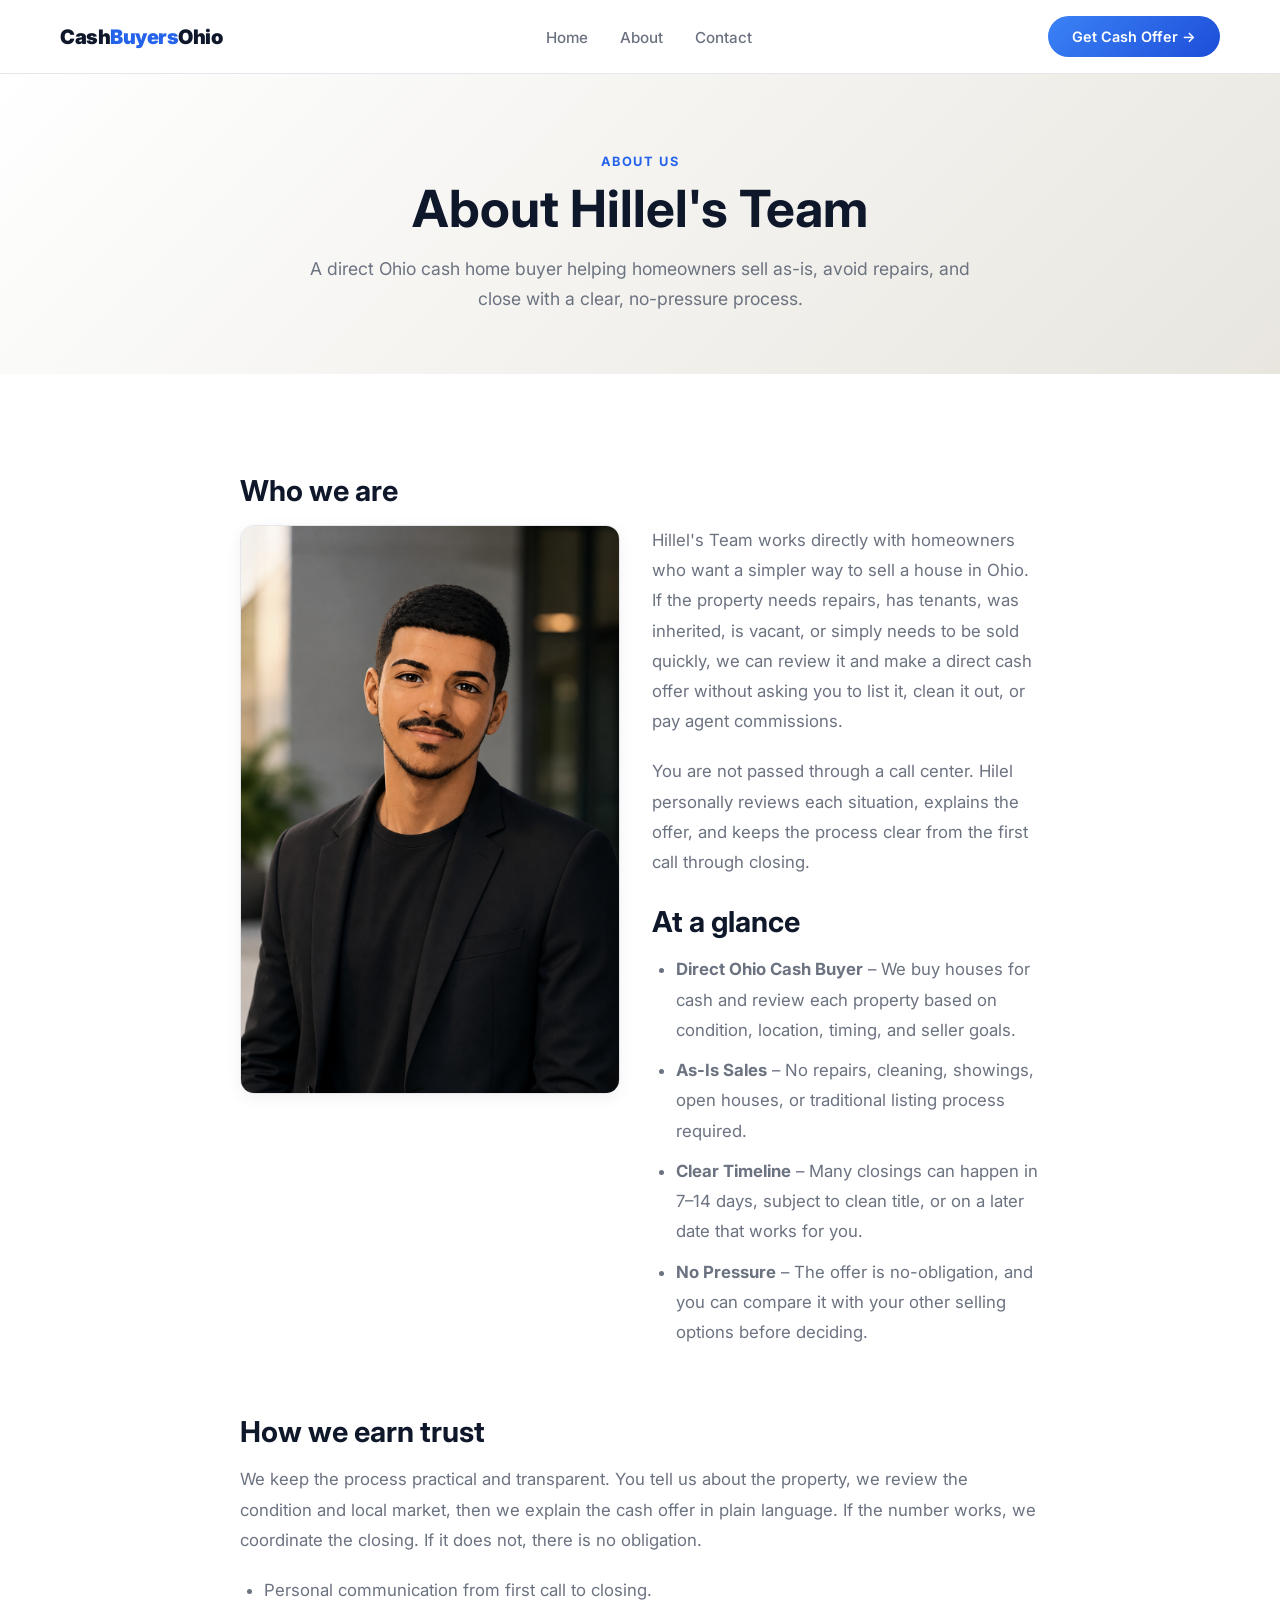
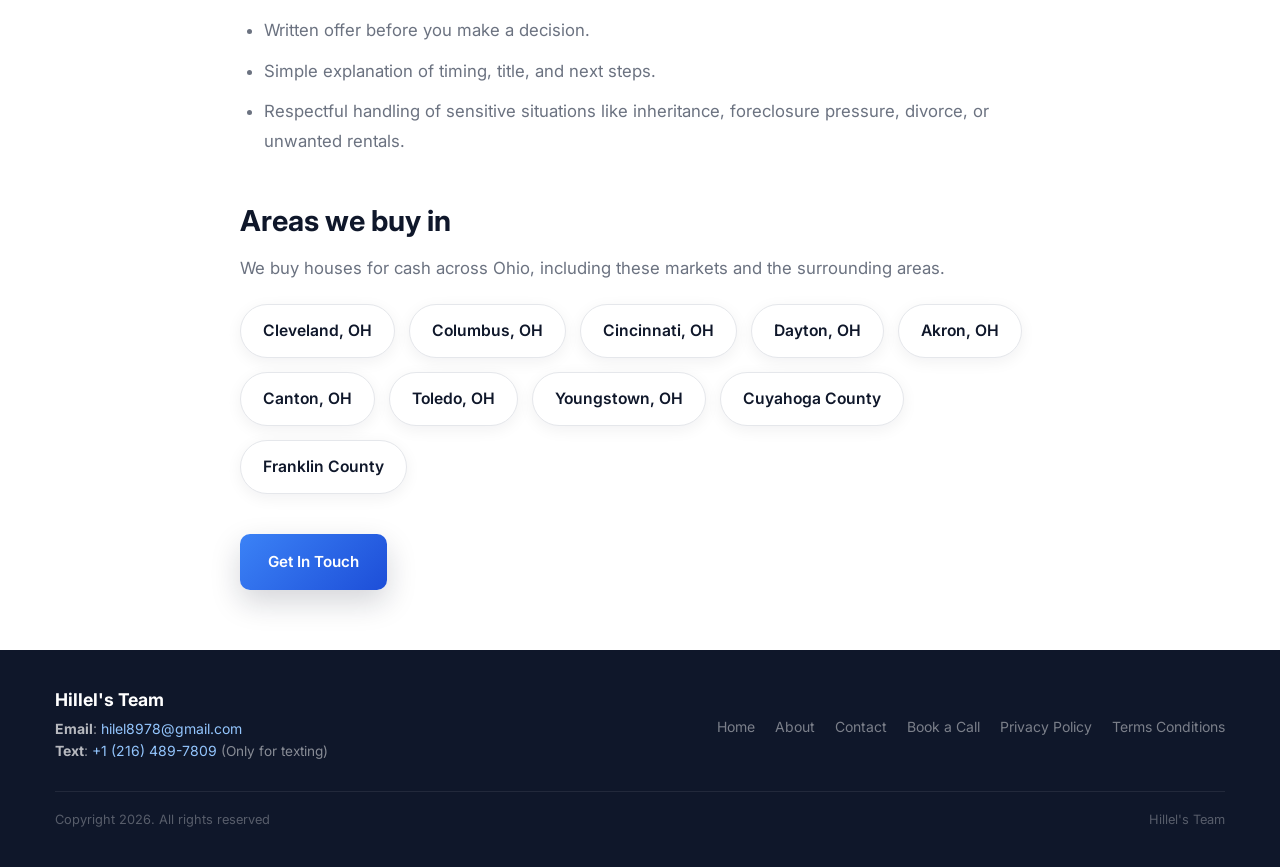
<file: about.html>
<!DOCTYPE html>
<html lang="en">
<head>
  <meta charset="UTF-8">

  <!-- Google Tag Manager -->
  <script async src="https://www.googletagmanager.com/gtm.js?id=GTM-524V7JMT"></script>
  <script>
    window.dataLayer = window.dataLayer || [];
    function gtag(){dataLayer.push(arguments);}
    gtag('js', new Date());
  </script>
  <!-- End Google Tag Manager -->

  <meta name="viewport" content="width=device-width, initial-scale=1.0">
  <title>About Hillel's Team | Trusted Cash Home Buyers in Ohio</title>
  <meta name="description" content="Meet the team behind Hillel's Team. We're local Ohio cash home buyers helping sellers close fast, as-is, with fair offers and no agent fees or commissions.">
  <meta name="author" content="Hillel's Team">
  <link rel="canonical" href="https://cashbuyersohio.net/about.html">
  <meta name="robots" content="index, follow">

  <!-- Open Graph / social sharing -->
  <meta property="og:type" content="website">
  <meta property="og:site_name" content="Hillel's Team — Cash Buyers Ohio">
  <meta property="og:title" content="About Hillel's Team | Trusted Cash Home Buyers in Ohio">
  <meta property="og:description" content="Local Ohio cash home buyers helping sellers close fast, as-is, with fair offers and no agent fees or commissions.">
  <meta property="og:url" content="https://cashbuyersohio.net/about.html">
  <meta property="og:image" content="https://cashbuyersohio.net/assets/images/about-owner.jpeg">
  <meta name="twitter:card" content="summary_large_image">
  <meta name="twitter:title" content="About Hillel's Team | Trusted Cash Home Buyers in Ohio">
  <meta name="twitter:description" content="Local Ohio cash home buyers helping sellers close fast, as-is, with fair offers.">
  <meta name="twitter:image" content="https://cashbuyersohio.net/assets/images/about-owner.jpeg">

  <link rel="preconnect" href="https://fonts.googleapis.com">
  <link rel="preconnect" href="https://fonts.gstatic.com" crossorigin>
  <link href="https://fonts.googleapis.com/css2?family=Inter:ital,wght@0,400..800;1,400..800&display=swap" rel="stylesheet">
  <link rel="stylesheet" href="assets/css/style.css">
</head>
<body>

<!-- ══ NAV ══ -->
<nav class="nav-d5">
  <div class="n-logo"><a href="index.html" style="text-decoration:none;color:inherit;">Cash<em>Buyers</em>Ohio</a></div>
  <div class="n-links" id="mobile-menu">
    <a href="index.html">Home</a>
    <a href="about.html">About</a>
    <a href="contact.html">Contact</a>
  </div>
  <a href="appointment.html" class="n-cta">Get Cash Offer &rarr;</a>
  <button class="hamburger" id="nav-toggle" aria-label="Toggle navigation">
    <span></span><span></span><span></span>
  </button>
</nav>

<!-- ══ PAGE HEADER ══ -->
<header class="page-header">
  <div class="section-label">About Us</div>
  <h1 class="page-header-title">About Hillel's Team</h1>
  <p class="page-header-desc">
    A direct Ohio cash home buyer helping homeowners sell as-is, avoid repairs, and close with a clear, no-pressure process.
  </p>
</header>

<!-- ══ CONTENT ══ -->
<main class="content-block">
  <div class="content-inner">
    <h2>Who we are</h2>
    <div class="about-split">
      <img src="assets/images/hero-owner-professional.png" alt="Hilel from Hillel's Team, direct Ohio cash home buyer" class="about-intro-photo">
      <div class="about-split-copy">
        <div class="about-intro-copy">
          <p>
            Hillel's Team works directly with homeowners who want a simpler way to sell a house in Ohio. If the property needs repairs, has tenants, was inherited, is vacant, or simply needs to be sold quickly, we can review it and make a direct cash offer without asking you to list it, clean it out, or pay agent commissions.
          </p>
          <p>
            You are not passed through a call center. Hilel personally reviews each situation, explains the offer, and keeps the process clear from the first call through closing.
          </p>
        </div>

        <div class="about-glance">
          <h2>At a glance</h2>
          <ul>
            <li><strong>Direct Ohio Cash Buyer</strong> – We buy houses for cash and review each property based on condition, location, timing, and seller goals.</li>
            <li><strong>As-Is Sales</strong> – No repairs, cleaning, showings, open houses, or traditional listing process required.</li>
            <li><strong>Clear Timeline</strong> – Many closings can happen in 7–14 days, subject to clean title, or on a later date that works for you.</li>
            <li><strong>No Pressure</strong> – The offer is no-obligation, and you can compare it with your other selling options before deciding.</li>
          </ul>
        </div>
      </div>
    </div>

    <div style="margin-top: 48px;">
      <h2>How we earn trust</h2>
      <p>We keep the process practical and transparent. You tell us about the property, we review the condition and local market, then we explain the cash offer in plain language. If the number works, we coordinate the closing. If it does not, there is no obligation.</p>
      <ul>
        <li>Personal communication from first call to closing.</li>
        <li>Written offer before you make a decision.</li>
        <li>Simple explanation of timing, title, and next steps.</li>
        <li>Respectful handling of sensitive situations like inheritance, foreclosure pressure, divorce, or unwanted rentals.</li>
      </ul>
    </div>

    <div style="margin-top: 48px;">
      <h2>Areas we buy in</h2>
      <p>We buy houses for cash across Ohio, including these markets and the surrounding areas.</p>
      <div style="display:flex;flex-wrap:wrap;gap:14px;margin-top:20px;">
        <span class="area-chip">Cleveland, OH</span>
        <span class="area-chip">Columbus, OH</span>
        <span class="area-chip">Cincinnati, OH</span>
        <span class="area-chip">Dayton, OH</span>
        <span class="area-chip">Akron, OH</span>
        <span class="area-chip">Canton, OH</span>
        <span class="area-chip">Toledo, OH</span>
        <span class="area-chip">Youngstown, OH</span>
        <span class="area-chip">Cuyahoga County</span>
        <span class="area-chip">Franklin County</span>
      </div>
    </div>

    <div style="margin-top: 40px;">
      <a href="contact.html" class="btn btn-blue">Get In Touch</a>
    </div>
  </div>
</main>

<!-- ══ FOOTER ══ -->
<footer id="footer">
  <div class="footer-inner">
    <div class="footer-top">
      <div class="footer-brand">
        <h3>Hillel's Team</h3>
        <div class="footer-contact">
          <p><strong style="color:rgba(255,255,255,.7);">Email</strong>: <a href="mailto:hilel8978@gmail.com">hilel8978@gmail.com</a></p>
          <p><strong style="color:rgba(255,255,255,.7);">Text</strong>: <a href="sms:+12164897809">+1 (216) 489-7809</a> <span style="color:rgba(255,255,255,.5);font-size:.85rem;">(Only for texting)</span></p>
        </div>
      </div>
      <div class="footer-links">
        <a href="index.html">Home</a>
        <a href="about.html">About</a>
        <a href="contact.html">Contact</a>
        <a href="appointment.html">Book a Call</a>
        <a href="privacy-policy.html">Privacy Policy</a>
        <a href="terms-and-conditions.html">Terms Conditions</a>
      </div>
    </div>
    <div class="footer-legal">
      <p>Copyright 2026. All rights reserved</p>
      <p>Hillel's Team</p>
    </div>
  </div>
</footer>

<script>
  const navToggle = document.getElementById('nav-toggle');
  const mobileMenu = document.getElementById('mobile-menu');
  if (navToggle && mobileMenu) {
    navToggle.addEventListener('click', function() {
      navToggle.classList.toggle('open');
      mobileMenu.classList.toggle('open');
    });
    mobileMenu.querySelectorAll('a').forEach(link => {
      link.addEventListener('click', () => {
        navToggle.classList.remove('open');
        mobileMenu.classList.remove('open');
      });
    });
  }
</script>


<!-- Sticky Bottom CTA (Mobile Only) -->
<div class="mobile-bottom-cta-d5">
  <a href="appointment.html" class="n-cta-bottom">Get My Cash Offer</a>
</div>
</body>
</html>
</file>
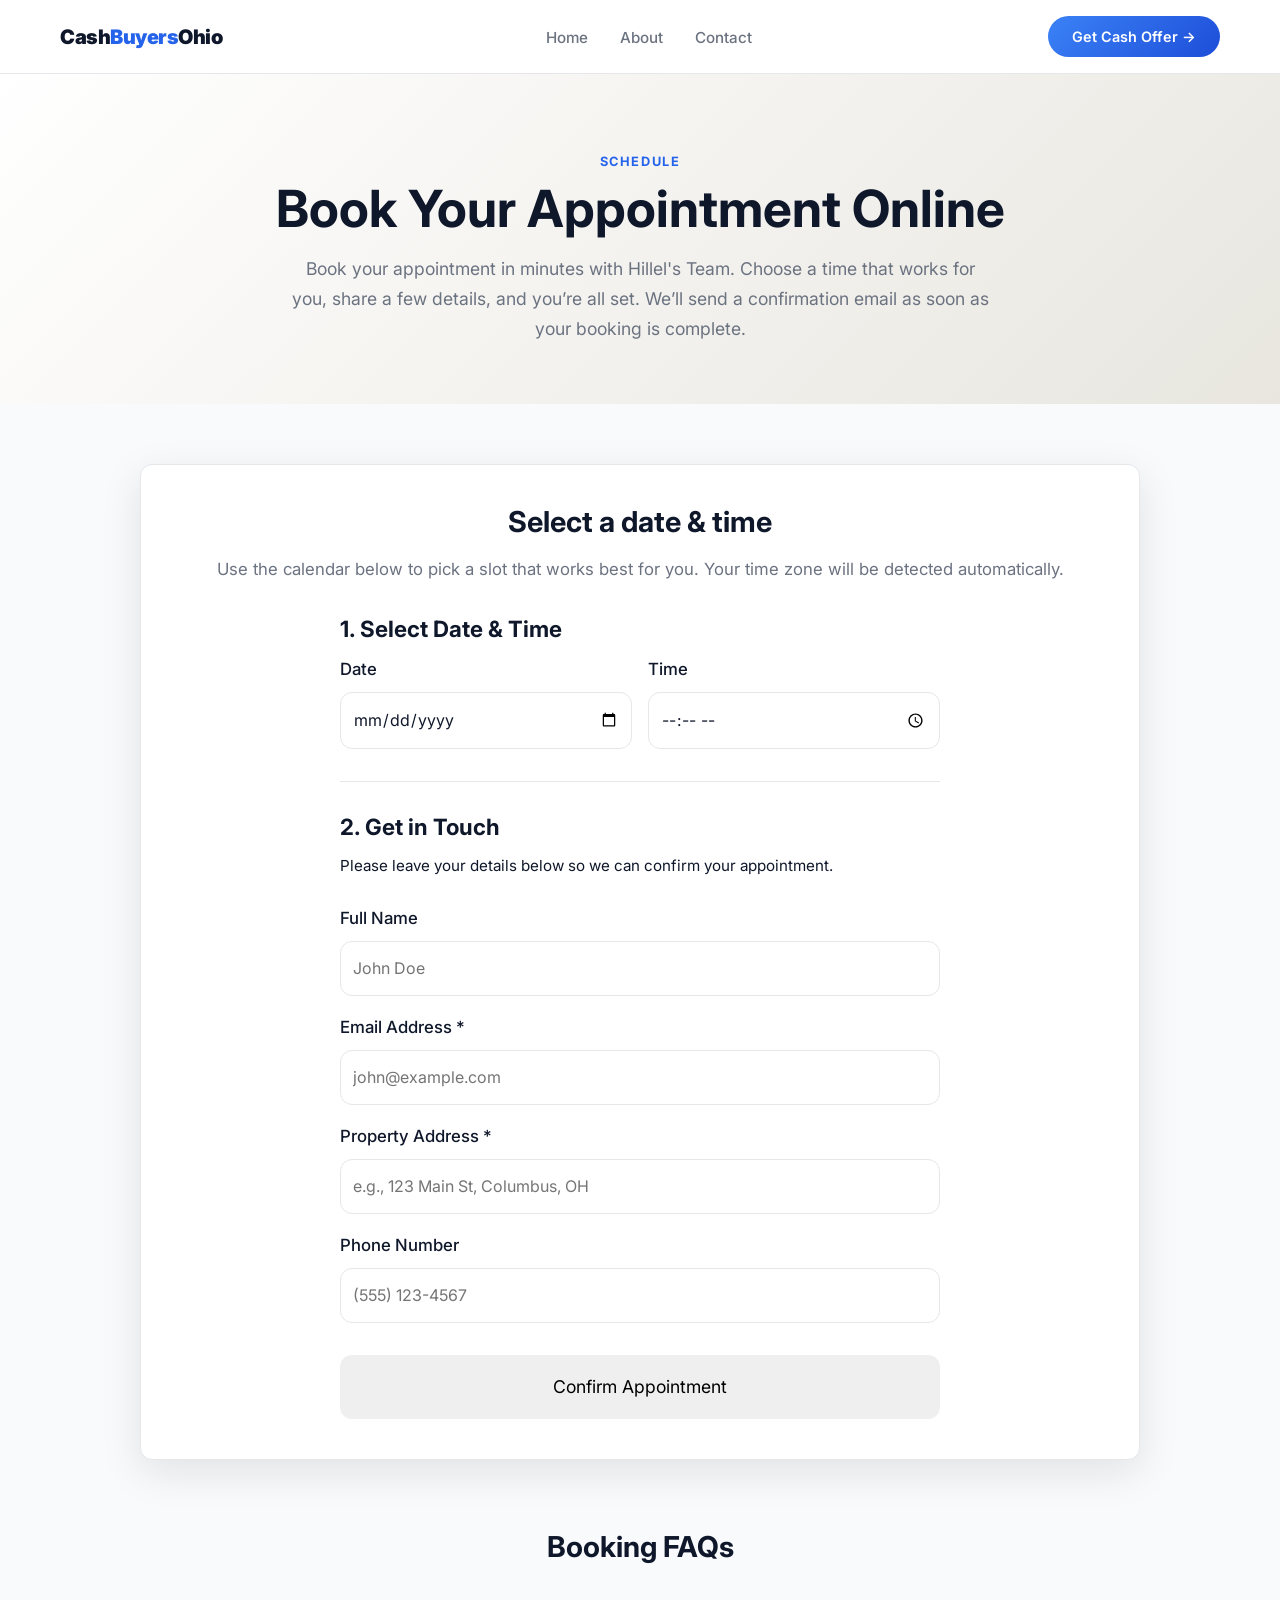
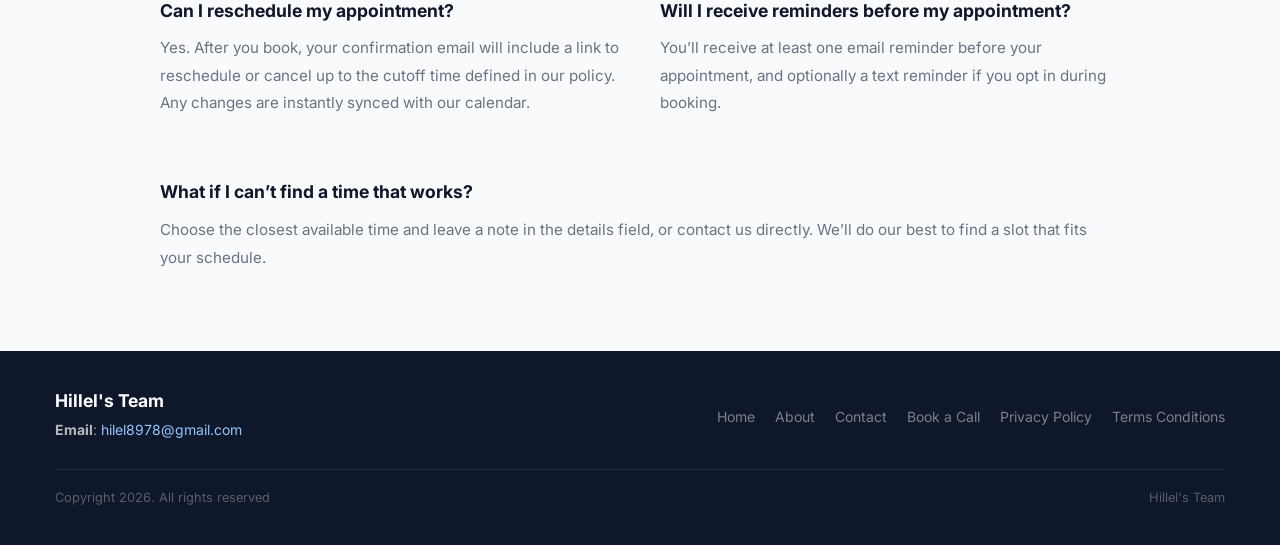
<file: appointment.html>
<!DOCTYPE html>
<html lang="en">
<head>
  <meta charset="UTF-8">

  <!-- Google Tag Manager -->
  <script async src="https://www.googletagmanager.com/gtm.js?id=GTM-524V7JMT"></script>
  <script>
    window.dataLayer = window.dataLayer || [];
    function gtag(){dataLayer.push(arguments);}
    gtag('js', new Date());
  </script>
  <!-- End Google Tag Manager -->

  <meta name="viewport" content="width=device-width, initial-scale=1.0">
  <title>Book a Call | Get Your Cash Offer in 24 Hours — Hillel's Team</title>
  <meta name="description" content="Book a free call with Hillel's Team and get a fair cash offer for your Ohio home in 24 hours. Fast, secure scheduling with instant confirmation.">
  <meta name="author" content="Hillel's Team">
  <link rel="canonical" href="https://cashbuyersohio.net/appointment.html">
  <meta name="robots" content="index, follow">

  <!-- Open Graph / social sharing -->
  <meta property="og:type" content="website">
  <meta property="og:site_name" content="Hillel's Team — Cash Buyers Ohio">
  <meta property="og:title" content="Book a Call | Get Your Cash Offer in 24 Hours — Hillel's Team">
  <meta property="og:description" content="Book a free call and get a fair cash offer for your Ohio home in 24 hours.">
  <meta property="og:url" content="https://cashbuyersohio.net/appointment.html">
  <meta property="og:image" content="https://cashbuyersohio.net/assets/images/hero-owner-professional.png">
  <meta name="twitter:card" content="summary_large_image">
  <meta name="twitter:title" content="Book a Call | Get Your Cash Offer in 24 Hours — Hillel's Team">
  <meta name="twitter:description" content="Book a free call and get a fair cash offer for your Ohio home in 24 hours.">
  <meta name="twitter:image" content="https://cashbuyersohio.net/assets/images/hero-owner-professional.png">

  <link rel="preconnect" href="https://fonts.googleapis.com">
  <link rel="preconnect" href="https://fonts.gstatic.com" crossorigin>
  <link href="https://fonts.googleapis.com/css2?family=Inter:ital,wght@0,400..800;1,400..800&display=swap" rel="stylesheet">
  <link rel="stylesheet" href="assets/css/style.css">
</head>
<body>

<!-- ══ NAV ══ -->
<nav class="nav-d5">
  <div class="n-logo"><a href="index.html" style="text-decoration:none;color:inherit;">Cash<em>Buyers</em>Ohio</a></div>
  <div class="n-links" id="mobile-menu">
    <a href="index.html">Home</a>
    <a href="about.html">About</a>
    <a href="contact.html">Contact</a>
  </div>
  <a href="appointment.html" class="n-cta">Get Cash Offer &rarr;</a>
  <button class="hamburger" id="nav-toggle" aria-label="Toggle navigation">
    <span></span><span></span><span></span>
  </button>
</nav>

<!-- ══ PAGE HEADER ══ -->
<header class="page-header">
  <div class="section-label">Schedule</div>
  <h1 class="page-header-title">Book Your Appointment Online</h1>
  <p class="page-header-desc">
    Book your appointment in minutes with Hillel's Team. Choose a time that works for you, share a few details, and you’re all set. We’ll send a confirmation email as soon as your booking is complete.
  </p>
</header>

<!-- ══ CONTENT ══ -->
<main class="content-block" style="background: var(--gray-lt);">
  <div class="content-inner" style="max-width: 1000px; display: grid; grid-template-columns: 1fr; gap: 40px;">
    
    <!-- Calendar Widget Area -->
    <div style="background: var(--white); padding: 40px; border-radius: var(--radius); box-shadow: var(--shadow); border: 1px solid var(--border);">
      <h2 style="margin-top: 0; text-align: center;">Select a date &amp; time</h2>
      <p style="text-align: center; margin-bottom: 32px;">Use the calendar below to pick a slot that works best for you. Your time zone will be detected automatically.</p>
      
      <!-- Custom Booking Widget -->
      <form id="booking-form" class="booking-widget" data-lead-form="true" style="text-align: left; max-width: 600px; margin: 0 auto;">
        
        <div class="booking-step" style="margin-bottom: 32px; padding-bottom: 32px; border-bottom: 1px solid var(--border);">
          <h3 style="margin-top: 0; color: var(--navy);">1. Select Date & Time</h3>
          <div style="display: grid; grid-template-columns: 1fr 1fr; gap: 16px;">
            <div>
              <label for="booking-date" style="display:block; margin-bottom:8px; font-weight:500; color: var(--navy);">Date</label>
              <input type="date" id="booking-date" name="date" required style="width: 100%; padding: 12px; border: 1px solid var(--border); border-radius: var(--radius); font-family: inherit; font-size: 1rem; color: var(--navy); box-sizing: border-box;">
            </div>
            <div>
              <label for="booking-time" style="display:block; margin-bottom:8px; font-weight:500; color: var(--navy);">Time</label>
              <input type="time" id="booking-time" name="time" required style="width: 100%; padding: 12px; border: 1px solid var(--border); border-radius: var(--radius); font-family: inherit; font-size: 1rem; color: var(--navy); box-sizing: border-box;">
            </div>
          </div>
        </div>

        <div class="booking-step" style="margin-bottom: 32px;">
          <h3 style="margin-top: 0; color: var(--navy);">2. Get in Touch</h3>
          <p style="margin-bottom: 24px; color: var(--navy); font-size: 0.95rem;">Please leave your details below so we can confirm your appointment.</p>
          
          <div style="display: grid; grid-template-columns: 1fr; gap: 16px;">
            <div>
              <label for="booking-name" style="display:block; margin-bottom:8px; font-weight:500; color: var(--navy);">Full Name</label>
              <input type="text" id="booking-name" name="name" required placeholder="John Doe" style="width: 100%; padding: 12px; border: 1px solid var(--border); border-radius: var(--radius); font-family: inherit; font-size: 1rem; color: var(--navy); box-sizing: border-box;">
            </div>
            <div>
              <label for="booking-email" style="display:block; margin-bottom:8px; font-weight:500; color: var(--navy);">Email Address *</label>
              <input type="email" id="booking-email" name="email" required inputmode="email" autocomplete="email" placeholder="john@example.com" style="width: 100%; padding: 12px; border: 1px solid var(--border); border-radius: var(--radius); font-family: inherit; font-size: 1rem; color: var(--navy); box-sizing: border-box;">
            </div>
            <div>
              <label for="booking-property-address" style="display:block; margin-bottom:8px; font-weight:500; color: var(--navy);">Property Address *</label>
              <input type="text" id="booking-property-address" name="property_address" required placeholder="e.g., 123 Main St, Columbus, OH" style="width: 100%; padding: 12px; border: 1px solid var(--border); border-radius: var(--radius); font-family: inherit; font-size: 1rem; color: var(--navy); box-sizing: border-box;">
            </div>
            <div>
              <label for="booking-phone" style="display:block; margin-bottom:8px; font-weight:500; color: var(--navy);">Phone Number</label>
              <input type="tel" id="booking-phone" name="phone" required inputmode="tel" autocomplete="tel" pattern="^\+?[0-9\s().-]{9,20}$" title="Please enter a valid phone number" placeholder="(555) 123-4567" style="width: 100%; padding: 12px; border: 1px solid var(--border); border-radius: var(--radius); font-family: inherit; font-size: 1rem; color: var(--navy); box-sizing: border-box;">
            </div>
          </div>
        </div>

        <button type="submit" class="nav-cta" style="width: 100%; padding: 16px; font-size: 1.1rem; border: none; cursor: pointer; text-align: center; display: block; border-radius: var(--radius); box-sizing: border-box;">Confirm Appointment</button>
      </form>
      
    </div>

    <!-- Booking FAQs -->
    <div style="padding: 0 20px;">
      <h3 style="text-align: center; font-size: 1.8rem; margin-bottom: 32px;">Booking FAQs</h3>
      
      <div class="internal-grid-d5">
        <div>
          <h4 style="color: var(--navy); font-size: 1.1rem; margin-bottom: 8px;">Can I reschedule my appointment?</h4>
          <p style="font-size: 0.95rem;">Yes. After you book, your confirmation email will include a link to reschedule or cancel up to the cutoff time defined in our policy. Any changes are instantly synced with our calendar.</p>
        </div>
        
        <div>
          <h4 style="color: var(--navy); font-size: 1.1rem; margin-bottom: 8px;">Will I receive reminders before my appointment?</h4>
          <p style="font-size: 0.95rem;">You’ll receive at least one email reminder before your appointment, and optionally a text reminder if you opt in during booking.</p>
        </div>

        <div style="grid-column: 1 / -1;">
          <h4 style="color: var(--navy); font-size: 1.1rem; margin-bottom: 8px;">What if I can’t find a time that works?</h4>
          <p style="font-size: 0.95rem;">Choose the closest available time and leave a note in the details field, or contact us directly. We’ll do our best to find a slot that fits your schedule.</p>
        </div>
      </div>
    </div>

  </div>
</main>

<!-- ══ FOOTER ══ -->
<footer id="footer">
  <div class="footer-inner">
    <div class="footer-top">
      <div class="footer-brand">
        <h3>Hillel's Team</h3>
        <div class="footer-contact">
          <p><strong style="color:rgba(255,255,255,.7);">Email</strong>: <a href="mailto:hilel8978@gmail.com">hilel8978@gmail.com</a></p>
        </div>
      </div>
      <div class="footer-links">
        <a href="index.html">Home</a>
        <a href="about.html">About</a>
        <a href="contact.html">Contact</a>
        <a href="appointment.html">Book a Call</a>
        <a href="privacy-policy.html">Privacy Policy</a>
        <a href="terms-and-conditions.html">Terms Conditions</a>
      </div>
    </div>
    <div class="footer-legal">
      <p>Copyright 2026. All rights reserved</p>
      <p>Hillel's Team</p>
    </div>
  </div>
</footer>

<script>
  const navToggle = document.getElementById('nav-toggle');
  const mobileMenu = document.getElementById('mobile-menu');
  if (navToggle && mobileMenu) {
    navToggle.addEventListener('click', function() {
      navToggle.classList.toggle('open');
      mobileMenu.classList.toggle('open');
    });
    mobileMenu.querySelectorAll('a').forEach(link => {
      link.addEventListener('click', () => {
        navToggle.classList.remove('open');
        mobileMenu.classList.remove('open');
      });
    });
  }
</script>
<script src="assets/js/lead-form-submit.js"></script>


<!-- Sticky Bottom CTA (Mobile Only) -->
<div class="mobile-bottom-cta-d5">
  <a href="appointment.html" class="n-cta-bottom">Get My Cash Offer</a>
</div>
</body>
</html>
</file>
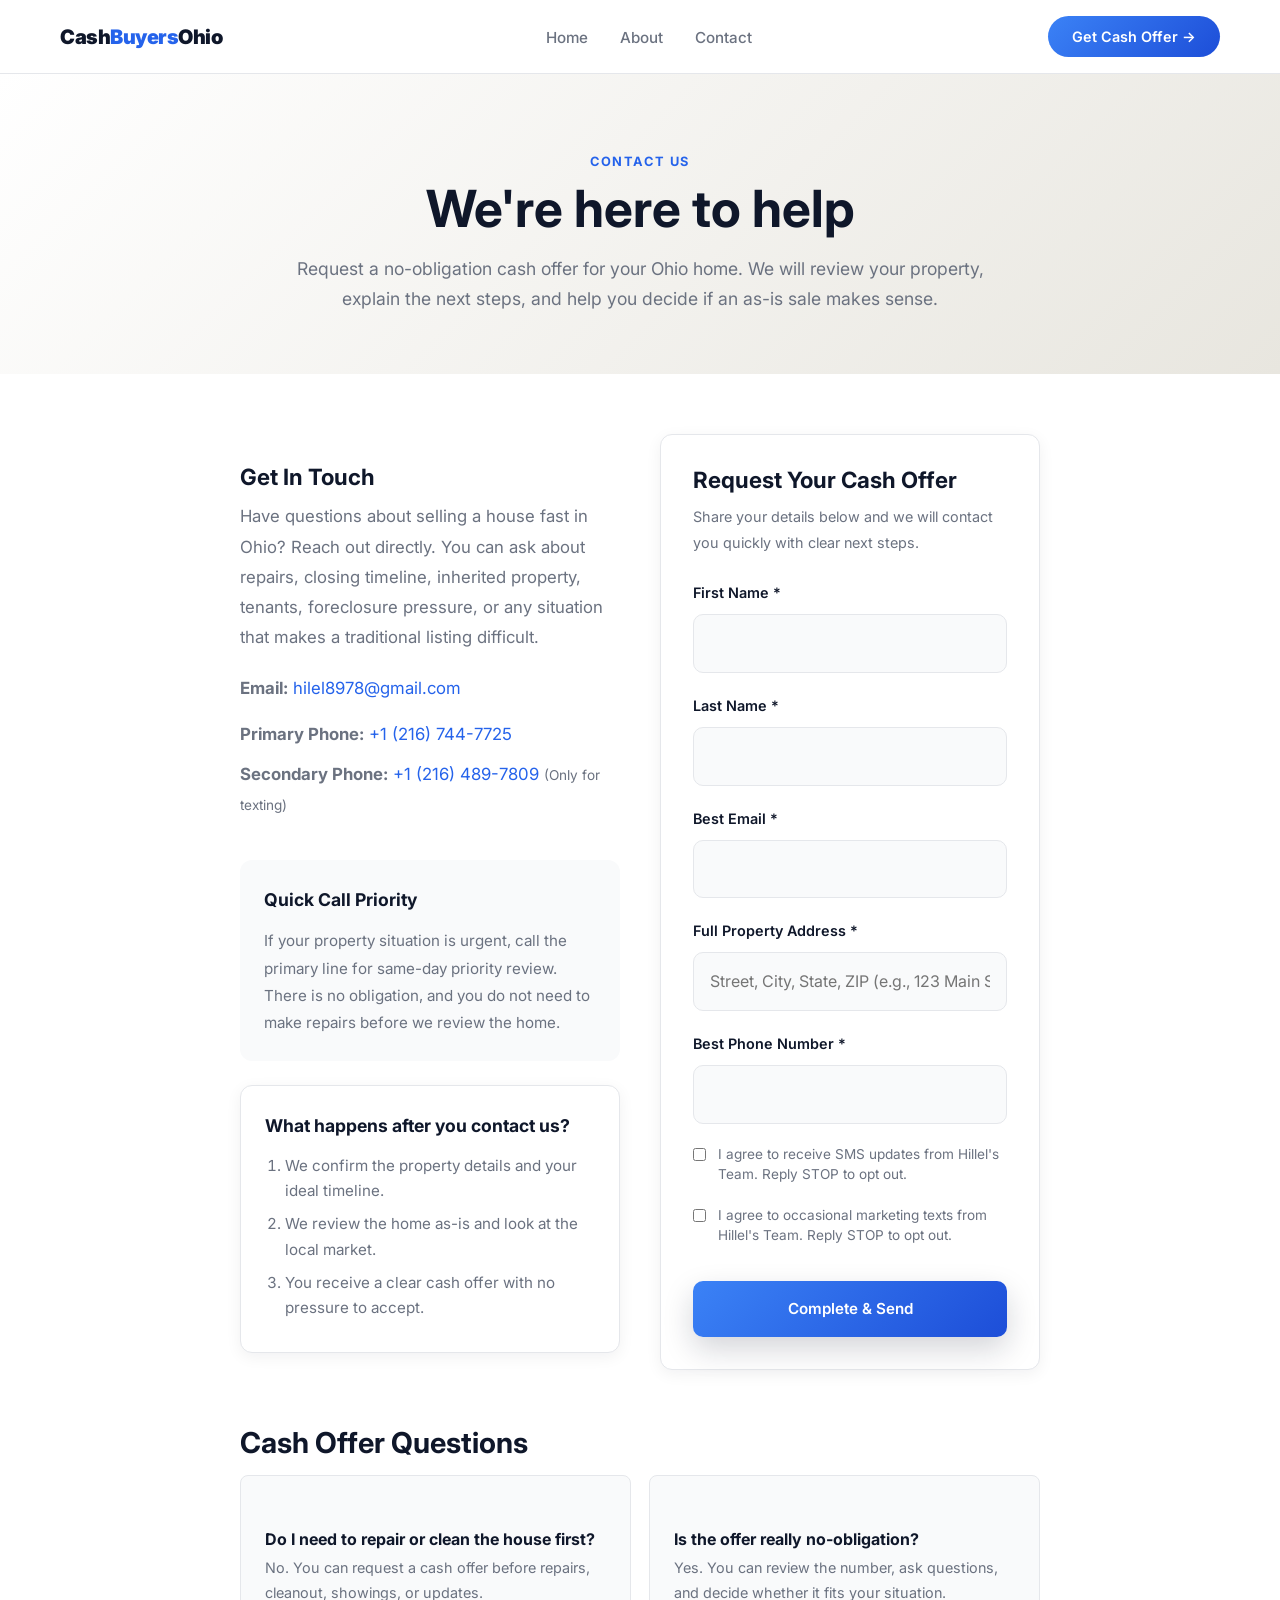
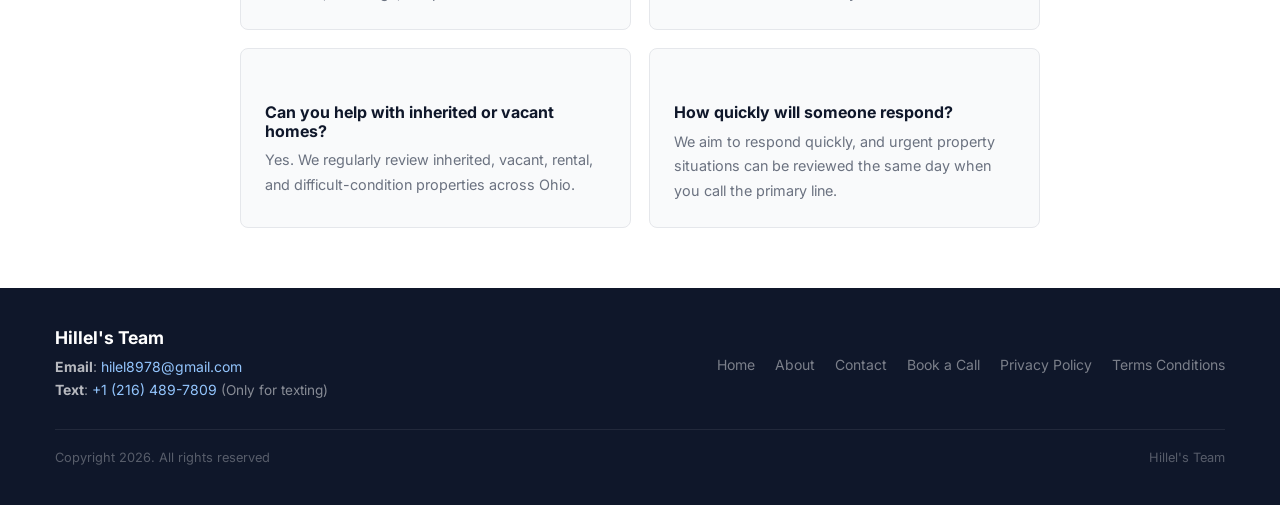
<file: contact.html>
<!DOCTYPE html>
<html lang="en">
<head>
  <meta charset="UTF-8">

  <!-- Google Tag Manager -->
  <script async src="https://www.googletagmanager.com/gtm.js?id=GTM-524V7JMT"></script>
  <script>
    window.dataLayer = window.dataLayer || [];
    function gtag(){dataLayer.push(arguments);}
    gtag('js', new Date());
  </script>
  <!-- End Google Tag Manager -->

  <meta name="viewport" content="width=device-width, initial-scale=1.0">
  <title>Contact Us | Get a Cash Offer for Your Ohio Home — Hillel's Team</title>
  <meta name="description" content="Contact Hillel's Team for a fast, no-obligation cash offer on your Ohio home. Call (216) 744-7725 or message us for a same-day response.">
  <meta name="author" content="Hillel's Team">
  <link rel="canonical" href="https://cashbuyersohio.net/contact.html">
  <meta name="robots" content="index, follow">

  <!-- Open Graph / social sharing -->
  <meta property="og:type" content="website">
  <meta property="og:site_name" content="Hillel's Team — Cash Buyers Ohio">
  <meta property="og:title" content="Contact Us | Get a Cash Offer for Your Ohio Home — Hillel's Team">
  <meta property="og:description" content="Contact Hillel's Team for a fast, no-obligation cash offer on your Ohio home. Same-day response.">
  <meta property="og:url" content="https://cashbuyersohio.net/contact.html">
  <meta property="og:image" content="https://cashbuyersohio.net/assets/images/hero-owner-professional.png">
  <meta name="twitter:card" content="summary_large_image">
  <meta name="twitter:title" content="Contact Us | Get a Cash Offer for Your Ohio Home — Hillel's Team">
  <meta name="twitter:description" content="Contact Hillel's Team for a fast, no-obligation cash offer on your Ohio home.">
  <meta name="twitter:image" content="https://cashbuyersohio.net/assets/images/hero-owner-professional.png">

  <!-- FAQ structured data -->
  <script type="application/ld+json">
  {
    "@context": "https://schema.org",
    "@type": "FAQPage",
    "mainEntity": [
      {
        "@type": "Question",
        "name": "Do I need to repair or clean the house first?",
        "acceptedAnswer": {
          "@type": "Answer",
          "text": "No. You can request a cash offer before repairs, cleanout, showings, or updates."
        }
      },
      {
        "@type": "Question",
        "name": "Is the offer really no-obligation?",
        "acceptedAnswer": {
          "@type": "Answer",
          "text": "Yes. You can review the number, ask questions, and decide whether it fits your situation."
        }
      },
      {
        "@type": "Question",
        "name": "Can you help with inherited or vacant homes?",
        "acceptedAnswer": {
          "@type": "Answer",
          "text": "Yes. We regularly review inherited, vacant, rental, and difficult-condition properties across Ohio."
        }
      },
      {
        "@type": "Question",
        "name": "How quickly will someone respond?",
        "acceptedAnswer": {
          "@type": "Answer",
          "text": "We aim to respond quickly, and urgent property situations can be reviewed the same day when you call the primary line."
        }
      }
    ]
  }
  </script>

  <link rel="preconnect" href="https://fonts.googleapis.com">
  <link rel="preconnect" href="https://fonts.gstatic.com" crossorigin>
  <link href="https://fonts.googleapis.com/css2?family=Inter:ital,wght@0,400..800;1,400..800&display=swap" rel="stylesheet">
  <link rel="stylesheet" href="assets/css/style.css">
</head>
<body>

<!-- ══ NAV ══ -->
<nav class="nav-d5">
  <div class="n-logo"><a href="index.html" style="text-decoration:none;color:inherit;">Cash<em>Buyers</em>Ohio</a></div>
  <div class="n-links" id="mobile-menu">
    <a href="index.html">Home</a>
    <a href="about.html">About</a>
    <a href="contact.html">Contact</a>
  </div>
  <a href="appointment.html" class="n-cta">Get Cash Offer &rarr;</a>
  <button class="hamburger" id="nav-toggle" aria-label="Toggle navigation">
    <span></span><span></span><span></span>
  </button>
</nav>

<!-- ══ PAGE HEADER ══ -->
<header class="page-header">
  <div class="section-label">Contact Us</div>
  <h1 class="page-header-title">We're here to help</h1>
  <p class="page-header-desc">
    Request a no-obligation cash offer for your Ohio home. We will review your property, explain the next steps, and help you decide if an as-is sale makes sense.
  </p>
</header>

<!-- ══ CONTENT ══ -->
<main class="content-block">
  <div class="content-inner internal-grid-d5">
    
    <!-- Contact Details -->
    <div>
      <h3>Get In Touch</h3>
      <p>Have questions about selling a house fast in Ohio? Reach out directly. You can ask about repairs, closing timeline, inherited property, tenants, foreclosure pressure, or any situation that makes a traditional listing difficult.</p>
      <ul style="list-style: none; margin: 0; padding: 0;">
        <li style="margin-bottom: 16px;">
          <strong>Email:</strong> <a href="mailto:hilel8978@gmail.com" style="color: var(--blue); text-decoration: none;">hilel8978@gmail.com</a>
        </li>
        <li>
          <strong>Primary Phone:</strong> <a href="tel:+12167447725" style="color: var(--blue); text-decoration: none;">+1 (216) 744-7725</a>
        </li>
        <li style="margin-top: 10px;">
          <strong>Secondary Phone:</strong> <a href="sms:+12164897809" style="color: var(--blue); text-decoration: none;">+1 (216) 489-7809</a> <span style="color: var(--gray); font-size: 0.85rem;">(Only for texting)</span>
        </li>
      </ul>
      
      <div style="margin-top: 40px; padding: 24px; background: var(--gray-lt); border-radius: var(--radius);">
        <h4 style="color: var(--navy); margin-bottom: 12px; font-size: 1.1rem;">Quick Call Priority</h4>
        <p style="font-size: 0.95rem; margin: 0;">If your property situation is urgent, call the primary line for same-day priority review. There is no obligation, and you do not need to make repairs before we review the home.</p>
      </div>

      <div class="contact-trust-d5">
        <h4>What happens after you contact us?</h4>
        <ol>
          <li>We confirm the property details and your ideal timeline.</li>
          <li>We review the home as-is and look at the local market.</li>
          <li>You receive a clear cash offer with no pressure to accept.</li>
        </ol>
      </div>
    </div>

    <!-- Contact Form -->
    <div style="background: var(--white); padding: 32px; border-radius: var(--radius); box-shadow: var(--shadow-sm); border: 1px solid var(--border);">
      <h3 style="margin-top: 0;">Request Your Cash Offer</h3>
      <p style="font-size: 0.9rem; margin-bottom: 24px;">Share your details below and we will contact you quickly with clear next steps.</p>
      
      <form data-lead-form="true">
        <div class="form-group">
          <label for="first_name">First Name *</label>
          <input type="text" id="first_name" name="first_name" class="form-control" required>
        </div>
        <div class="form-group">
          <label for="last_name">Last Name *</label>
          <input type="text" id="last_name" name="last_name" class="form-control" required>
        </div>
        <div class="form-group">
          <label for="email">Best Email *</label>
          <input type="email" id="email" name="email" class="form-control" required inputmode="email" autocomplete="email">
        </div>
        <div class="form-group">
          <label for="property_address">Full Property Address *</label>
          <input type="text" id="property_address" name="property_address" class="form-control" required placeholder="Street, City, State, ZIP (e.g., 123 Main St, Columbus, OH 43215)">
        </div>
        <div class="form-group">
          <label for="phone">Best Phone Number *</label>
          <input type="tel" id="phone" name="phone" class="form-control" required inputmode="tel" autocomplete="tel" pattern="^\+?[0-9\s().-]{9,20}$" title="Please enter a valid phone number">
        </div>
        
        <div class="form-group" style="display: flex; gap: 12px; align-items: flex-start;">
          <input type="checkbox" id="sms_consent" name="sms_consent" style="margin-top: 4px;" required>
          <label for="sms_consent" style="font-weight: 400; font-size: 0.85rem; color: var(--gray); line-height: 1.5; margin: 0;">
            I agree to receive SMS updates from Hillel's Team. Reply STOP to opt out.
          </label>
        </div>

        <div class="form-group" style="display: flex; gap: 12px; align-items: flex-start;">
          <input type="checkbox" id="marketing_consent" name="marketing_consent" style="margin-top: 4px;">
          <label for="marketing_consent" style="font-weight: 400; font-size: 0.85rem; color: var(--gray); line-height: 1.5; margin: 0;">
            I agree to occasional marketing texts from Hillel's Team. Reply STOP to opt out.
          </label>
        </div>

        <button type="submit" class="btn btn-blue btn-full" style="margin-top: 16px;">Complete &amp; Send</button>
      </form>
    </div>

  </div>

  <div class="content-inner contact-faq-d5">
    <h2>Cash Offer Questions</h2>
    <div class="faq-grid-d5">
      <div class="faq-item-d5">
        <h3>Do I need to repair or clean the house first?</h3>
        <p>No. You can request a cash offer before repairs, cleanout, showings, or updates.</p>
      </div>
      <div class="faq-item-d5">
        <h3>Is the offer really no-obligation?</h3>
        <p>Yes. You can review the number, ask questions, and decide whether it fits your situation.</p>
      </div>
      <div class="faq-item-d5">
        <h3>Can you help with inherited or vacant homes?</h3>
        <p>Yes. We regularly review inherited, vacant, rental, and difficult-condition properties across Ohio.</p>
      </div>
      <div class="faq-item-d5">
        <h3>How quickly will someone respond?</h3>
        <p>We aim to respond quickly, and urgent property situations can be reviewed the same day when you call the primary line.</p>
      </div>
    </div>
  </div>
</main>

<!-- ══ FOOTER ══ -->
<footer id="footer">
  <div class="footer-inner">
    <div class="footer-top">
      <div class="footer-brand">
        <h3>Hillel's Team</h3>
        <div class="footer-contact">
          <p><strong style="color:rgba(255,255,255,.7);">Email</strong>: <a href="mailto:hilel8978@gmail.com">hilel8978@gmail.com</a></p>
          <p><strong style="color:rgba(255,255,255,.7);">Text</strong>: <a href="sms:+12164897809">+1 (216) 489-7809</a> <span style="color:rgba(255,255,255,.5);font-size:.85rem;">(Only for texting)</span></p>
        </div>
      </div>
      <div class="footer-links">
        <a href="index.html">Home</a>
        <a href="about.html">About</a>
        <a href="contact.html">Contact</a>
        <a href="appointment.html">Book a Call</a>
        <a href="privacy-policy.html">Privacy Policy</a>
        <a href="terms-and-conditions.html">Terms Conditions</a>
      </div>
    </div>
    <div class="footer-legal">
      <p>Copyright 2026. All rights reserved</p>
      <p>Hillel's Team</p>
    </div>
  </div>
</footer>

<script>
  const navToggle = document.getElementById('nav-toggle');
  const mobileMenu = document.getElementById('mobile-menu');
  if (navToggle && mobileMenu) {
    navToggle.addEventListener('click', function() {
      navToggle.classList.toggle('open');
      mobileMenu.classList.toggle('open');
    });
    mobileMenu.querySelectorAll('a').forEach(link => {
      link.addEventListener('click', () => {
        navToggle.classList.remove('open');
        mobileMenu.classList.remove('open');
      });
    });
  }
</script>
<script src="assets/js/lead-form-submit.js"></script>


<!-- Sticky Bottom CTA (Mobile Only) -->
<div class="mobile-bottom-cta-d5">
  <a href="appointment.html" class="n-cta-bottom">Get My Cash Offer</a>
</div>
</body>
</html>
</file>
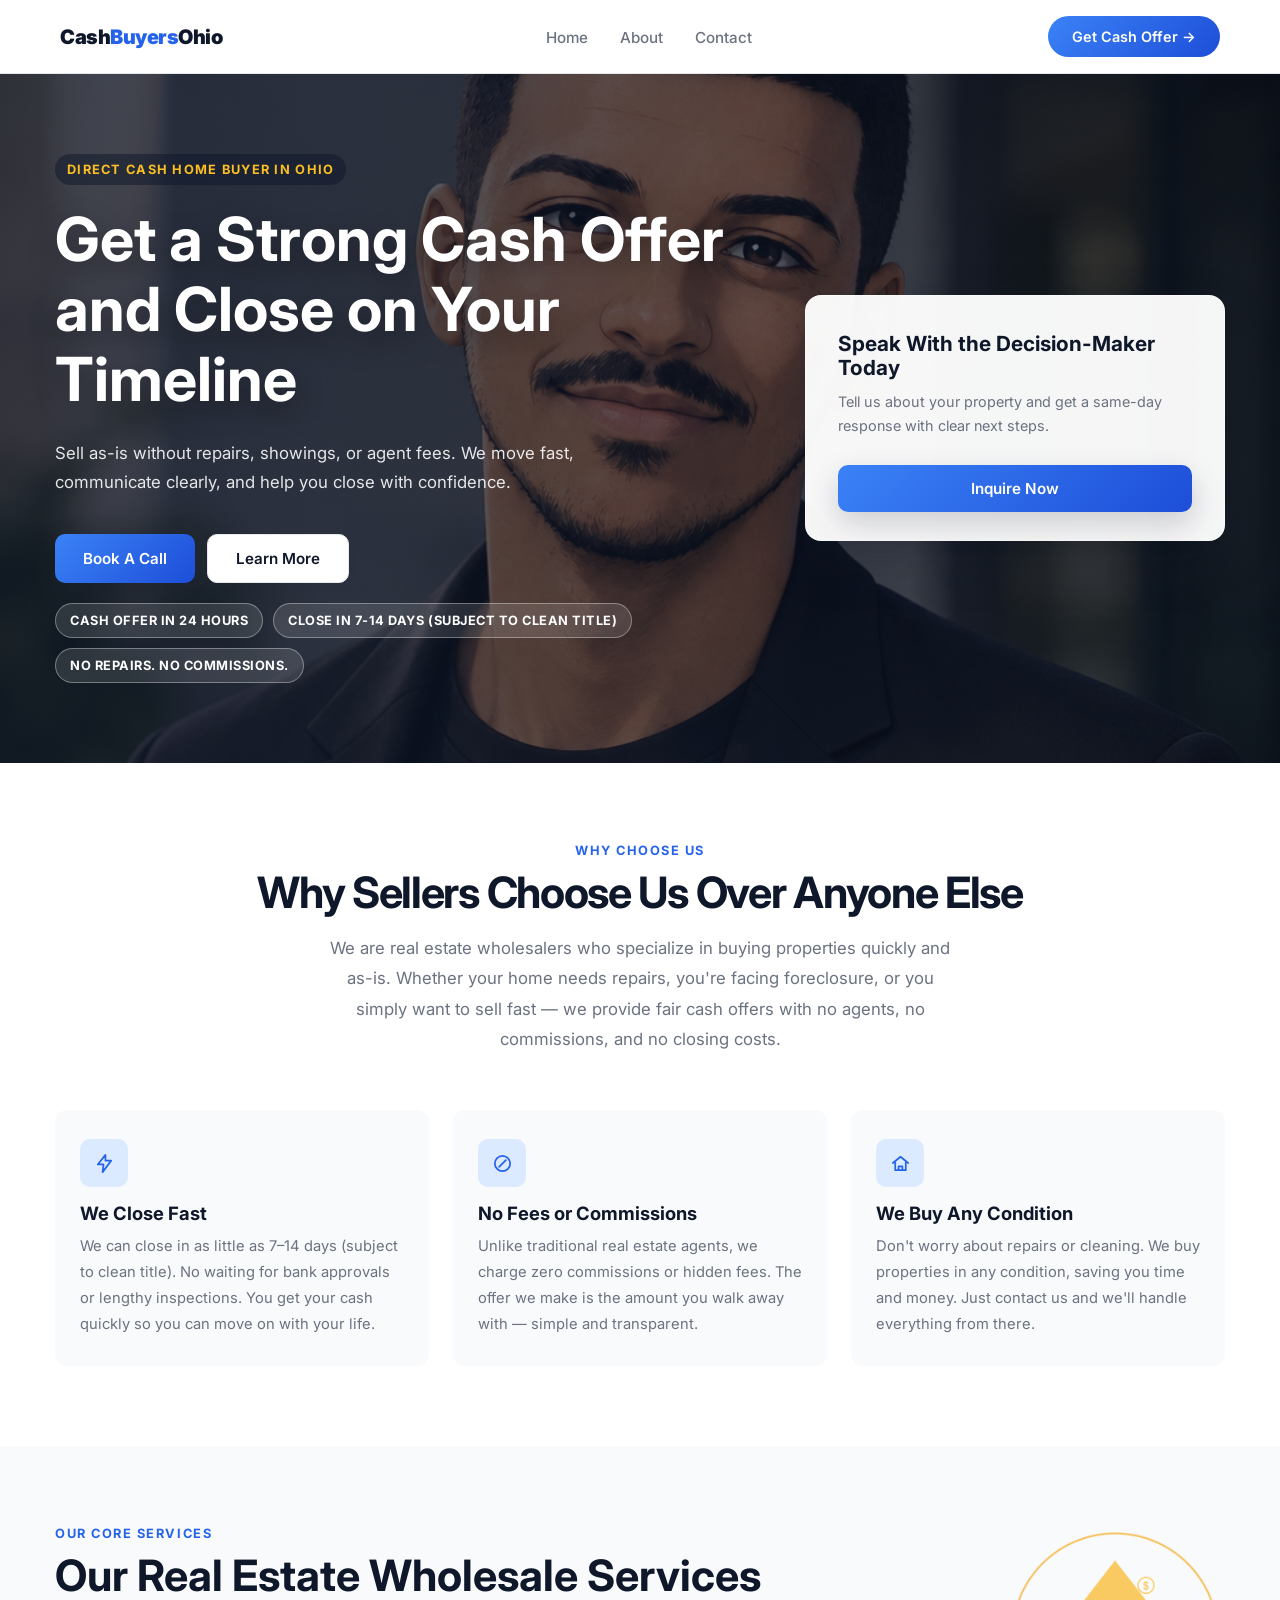
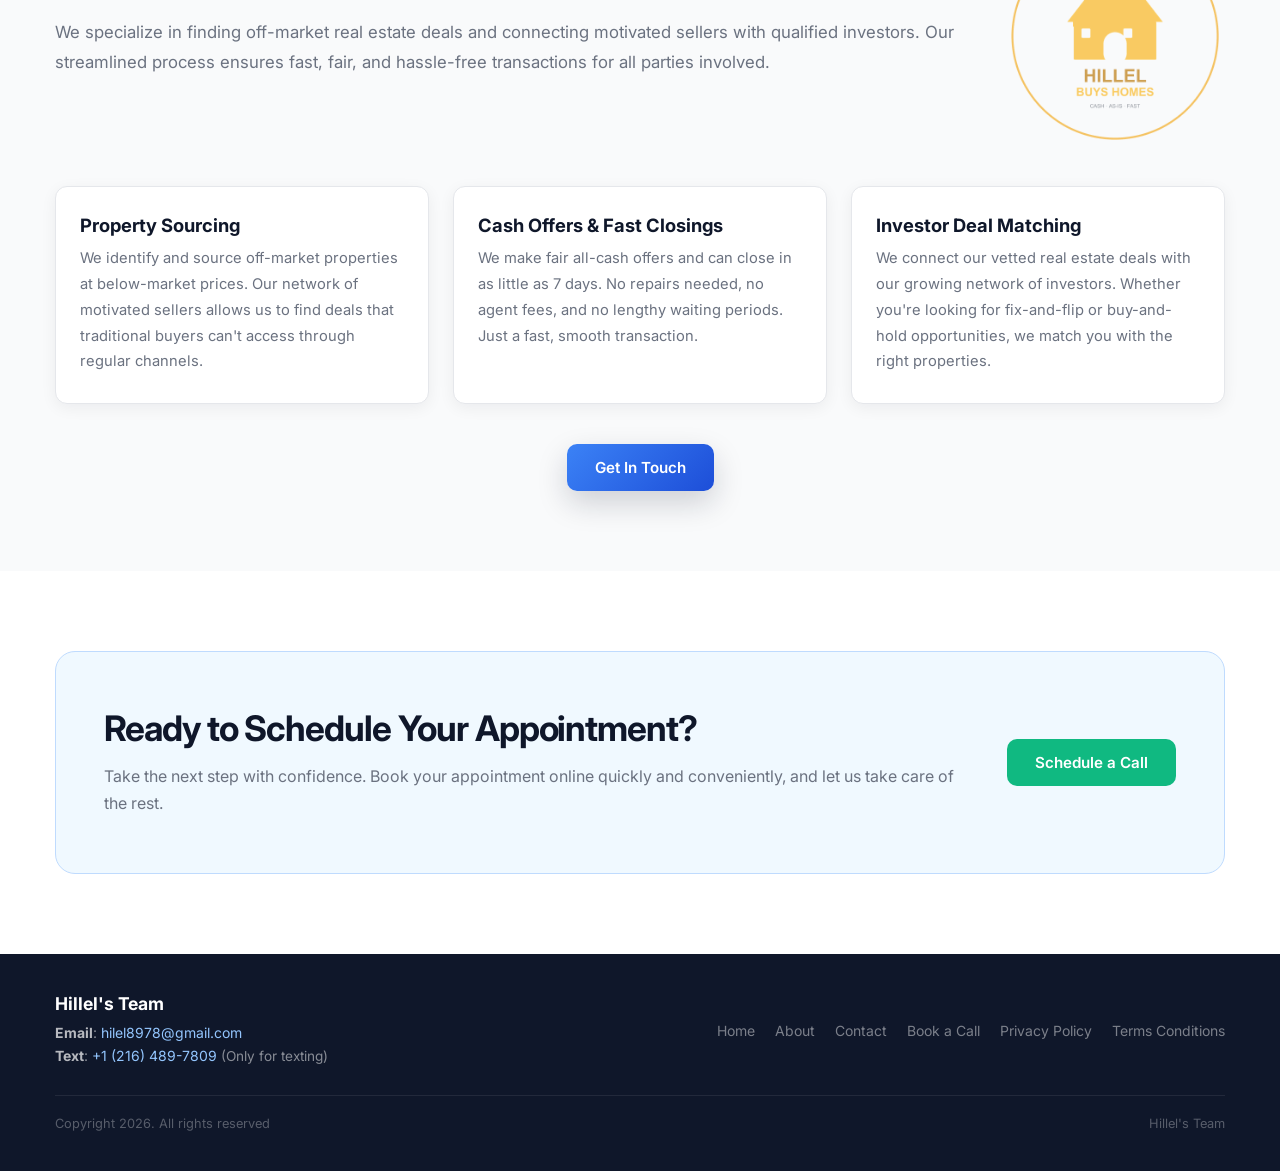
<file: home.html>
<!DOCTYPE html>
<html lang="en">
<head>
  <meta charset="UTF-8">

  <!-- Google Tag Manager -->
  <script async src="https://www.googletagmanager.com/gtm.js?id=GTM-524V7JMT"></script>
  <script>
    window.dataLayer = window.dataLayer || [];
    function gtag(){dataLayer.push(arguments);}
    gtag('js', new Date());
  </script>
  <!-- End Google Tag Manager -->

  <meta name="viewport" content="width=device-width, initial-scale=1.0">
  <title>Sell Your House Fast for Cash in Ohio | Hillel's Team</title>
  <meta name="description" content="Get a fair cash offer for your Ohio home in 24 hours. Sell as-is — no repairs, no agent fees, no commissions. Close in 7–14 days (subject to clean title). Call (216) 744-7725.">
  <meta name="author" content="Hillel's Team">
  <!-- Duplicate of the homepage: consolidate ranking signals to the root URL -->
  <link rel="canonical" href="https://cashbuyersohio.net/">
  <meta name="robots" content="noindex, follow">
  <link rel="preconnect" href="https://fonts.googleapis.com">
  <link rel="preconnect" href="https://fonts.gstatic.com" crossorigin>
  <link href="https://fonts.googleapis.com/css2?family=Inter:ital,wght@0,400..800;1,400..800&display=swap" rel="stylesheet">
  <link rel="stylesheet" href="assets/css/style.css">
</head>
<body>

<!-- ══ NAV ══ -->
<nav class="nav-d5">
  <div class="n-logo"><a href="index.html" style="text-decoration:none;color:inherit;">Cash<em>Buyers</em>Ohio</a></div>
  <div class="n-links" id="mobile-menu">
    <a href="index.html">Home</a>
    <a href="about.html">About</a>
    <a href="contact.html">Contact</a>
  </div>
  <a href="appointment.html" class="n-cta">Get Cash Offer &rarr;</a>
  <button class="hamburger" id="nav-toggle" aria-label="Toggle navigation">
    <span></span><span></span><span></span>
  </button>
</nav>

<!-- ══ HERO ══ -->
<section class="hero hero-owner">
  <div class="hero-inner">

    <!-- Left col -->
    <div>
      <div class="hero-badge fade-up">Direct Cash Home Buyer in Ohio</div>
      <h1 class="hero-title fade-up d1">Get a Strong Cash Offer and Close on Your Timeline</h1>
      <p class="hero-desc fade-up d2">
        Sell as-is without repairs, showings, or agent fees. We move fast, communicate clearly, and help you close with confidence.
      </p>
      <div class="hero-btns fade-up d3">
        <a href="contact.html" class="btn btn-cobalt">Book A Call</a>
        <button class="btn btn-outline" onclick="document.querySelector('.why-us').scrollIntoView({behavior:'smooth'})">Learn More</button>
      </div>
      <div class="hero-hook fade-up d4">
        <span>Cash Offer in 24 Hours</span>
        <span>Close in 7-14 Days (subject to clean title)</span>
        <span>No Repairs. No Commissions.</span>
      </div>
    </div>

    <!-- Right col – inquiry card -->
    <div class="fade-up d4">
      <div class="inquiry-card">
        <h3>Speak With the Decision-Maker Today</h3>
        <p>Tell us about your property and get a same-day response with clear next steps.</p>
        <a href="contact.html" class="btn btn-blue btn-full">Inquire Now</a>
      </div>
    </div>

  </div>
</section>

<!-- ══ WHY CHOOSE US ══ -->
<section class="why-us" id="why-choose-us">
  <div class="section-inner">

    <div class="why-header">
      <div class="section-label">Why choose us</div>
      <h2 class="section-title">Why Sellers Choose Us Over Anyone Else</h2>
      <p class="section-desc">
        We are real estate wholesalers who specialize in buying properties quickly and as-is. Whether your home needs repairs, you're facing foreclosure, or you simply want to sell fast — we provide fair cash offers with no agents, no commissions, and no closing costs.
      </p>
    </div>

    <div class="why-grid">

      <div class="why-card">
        <div class="why-icon" aria-hidden="true">
          <svg viewBox="0 0 24 24" fill="none">
            <path d="M13 3L5 13h6l-1 8 9-12h-6l0-6z" stroke="currentColor" stroke-width="1.8" stroke-linejoin="round"/>
          </svg>
        </div>
        <h3>We Close Fast</h3>
        <p>We can close in as little as 7–14 days (subject to clean title). No waiting for bank approvals or lengthy inspections. You get your cash quickly so you can move on with your life.</p>
      </div>

      <div class="why-card">
        <div class="why-icon" aria-hidden="true">
          <svg viewBox="0 0 24 24" fill="none">
            <circle cx="12" cy="12" r="8" stroke="currentColor" stroke-width="1.8"/>
            <path d="M8.5 15.5l7-7" stroke="currentColor" stroke-width="1.8" stroke-linecap="round"/>
          </svg>
        </div>
        <h3>No Fees or Commissions</h3>
        <p>Unlike traditional real estate agents, we charge zero commissions or hidden fees. The offer we make is the amount you walk away with — simple and transparent.</p>
      </div>

      <div class="why-card">
        <div class="why-icon" aria-hidden="true">
          <svg viewBox="0 0 24 24" fill="none">
            <path d="M4 11.5L12 5l8 6.5" stroke="currentColor" stroke-width="1.8" stroke-linecap="round" stroke-linejoin="round"/>
            <path d="M6.5 10.5V19h11v-8.5" stroke="currentColor" stroke-width="1.8" stroke-linejoin="round"/>
            <path d="M10 19v-4h4v4" stroke="currentColor" stroke-width="1.8" stroke-linejoin="round"/>
          </svg>
        </div>
        <h3>We Buy Any Condition</h3>
        <p>Don't worry about repairs or cleaning. We buy properties in any condition, saving you time and money. Just contact us and we'll handle everything from there.</p>
      </div>

    </div>
  </div>
</section>

<!-- ══ SERVICES ══ -->
<section class="services" id="services">
  <div class="section-inner">

    <div class="services-top-row">
      <div>
        <div class="section-label">Our core services</div>
        <h2 class="section-title">Our Real Estate Wholesale Services</h2>
        <p class="section-desc">
          We specialize in finding off-market real estate deals and connecting motivated sellers with qualified investors. Our streamlined process ensures fast, fair, and hassle-free transactions for all parties involved.
        </p>
      </div>
      <img src="assets/images/hillel_logo_clean.png?v=clean-1" alt="" class="services-img">
    </div>

    <div class="services-grid">

      <div class="service-card">
        <h3>Property Sourcing</h3>
        <p>We identify and source off-market properties at below-market prices. Our network of motivated sellers allows us to find deals that traditional buyers can't access through regular channels.</p>
      </div>

      <div class="service-card">
        <h3>Cash Offers &amp; Fast Closings</h3>
        <p>We make fair all-cash offers and can close in as little as 7 days. No repairs needed, no agent fees, and no lengthy waiting periods. Just a fast, smooth transaction.</p>
      </div>

      <div class="service-card">
        <h3>Investor Deal Matching</h3>
        <p>We connect our vetted real estate deals with our growing network of investors. Whether you're looking for fix-and-flip or buy-and-hold opportunities, we match you with the right properties.</p>
      </div>

    </div>

    <div class="services-cta">
      <a href="contact.html" class="btn btn-blue">Get In Touch</a>
    </div>

  </div>
</section>

<!-- ══ CTA ══ -->
<section class="cta-section">
  <div class="section-inner">
    <div class="cta-inner">
      <div>
        <h2>Ready to Schedule Your Appointment?</h2>
        <p>Take the next step with confidence. Book your appointment online quickly and conveniently, and let us take care of the rest.</p>
      </div>
      <div>
        <a href="appointment.html" class="btn btn-green">Schedule a Call</a>
      </div>
    </div>
  </div>
</section>

<!-- ══ FOOTER ══ -->
<footer id="footer">
  <div class="footer-inner">
    <div class="footer-top">
      <div class="footer-brand">
        <h3>Hillel's Team</h3>
        <div class="footer-contact">
          <p><strong style="color:rgba(255,255,255,.7);">Email</strong>: <a href="mailto:hilel8978@gmail.com">hilel8978@gmail.com</a></p>
          <p><strong style="color:rgba(255,255,255,.7);">Text</strong>: <a href="sms:+12164897809">+1 (216) 489-7809</a> <span style="color:rgba(255,255,255,.5);font-size:.85rem;">(Only for texting)</span></p>
        </div>
      </div>
      <div class="footer-links">
        <a href="home.html">Home</a>
        <a href="about.html">About</a>
        <a href="contact.html">Contact</a>
        <a href="appointment.html">Book a Call</a>
        <a href="privacy-policy.html">Privacy Policy</a>
        <a href="terms-and-conditions.html">Terms Conditions</a>
      </div>
    </div>
    <div class="footer-legal">
      <p>Copyright 2026. All rights reserved</p>
      <p>Hillel's Team</p>
    </div>
  </div>
</footer>

<script>
  const navToggle = document.getElementById('nav-toggle');
  const mobileMenu = document.getElementById('mobile-menu');
  if (navToggle && mobileMenu) {
    navToggle.addEventListener('click', function() {
      navToggle.classList.toggle('open');
      mobileMenu.classList.toggle('open');
    });
    mobileMenu.querySelectorAll('a').forEach(link => {
      link.addEventListener('click', () => {
        navToggle.classList.remove('open');
        mobileMenu.classList.remove('open');
      });
    });
  }
</script>


<!-- Sticky Bottom CTA (Mobile Only) -->
<div class="mobile-bottom-cta-d5">
  <a href="appointment.html" class="n-cta-bottom">Get My Cash Offer</a>
</div>
</body>
</html>
</file>
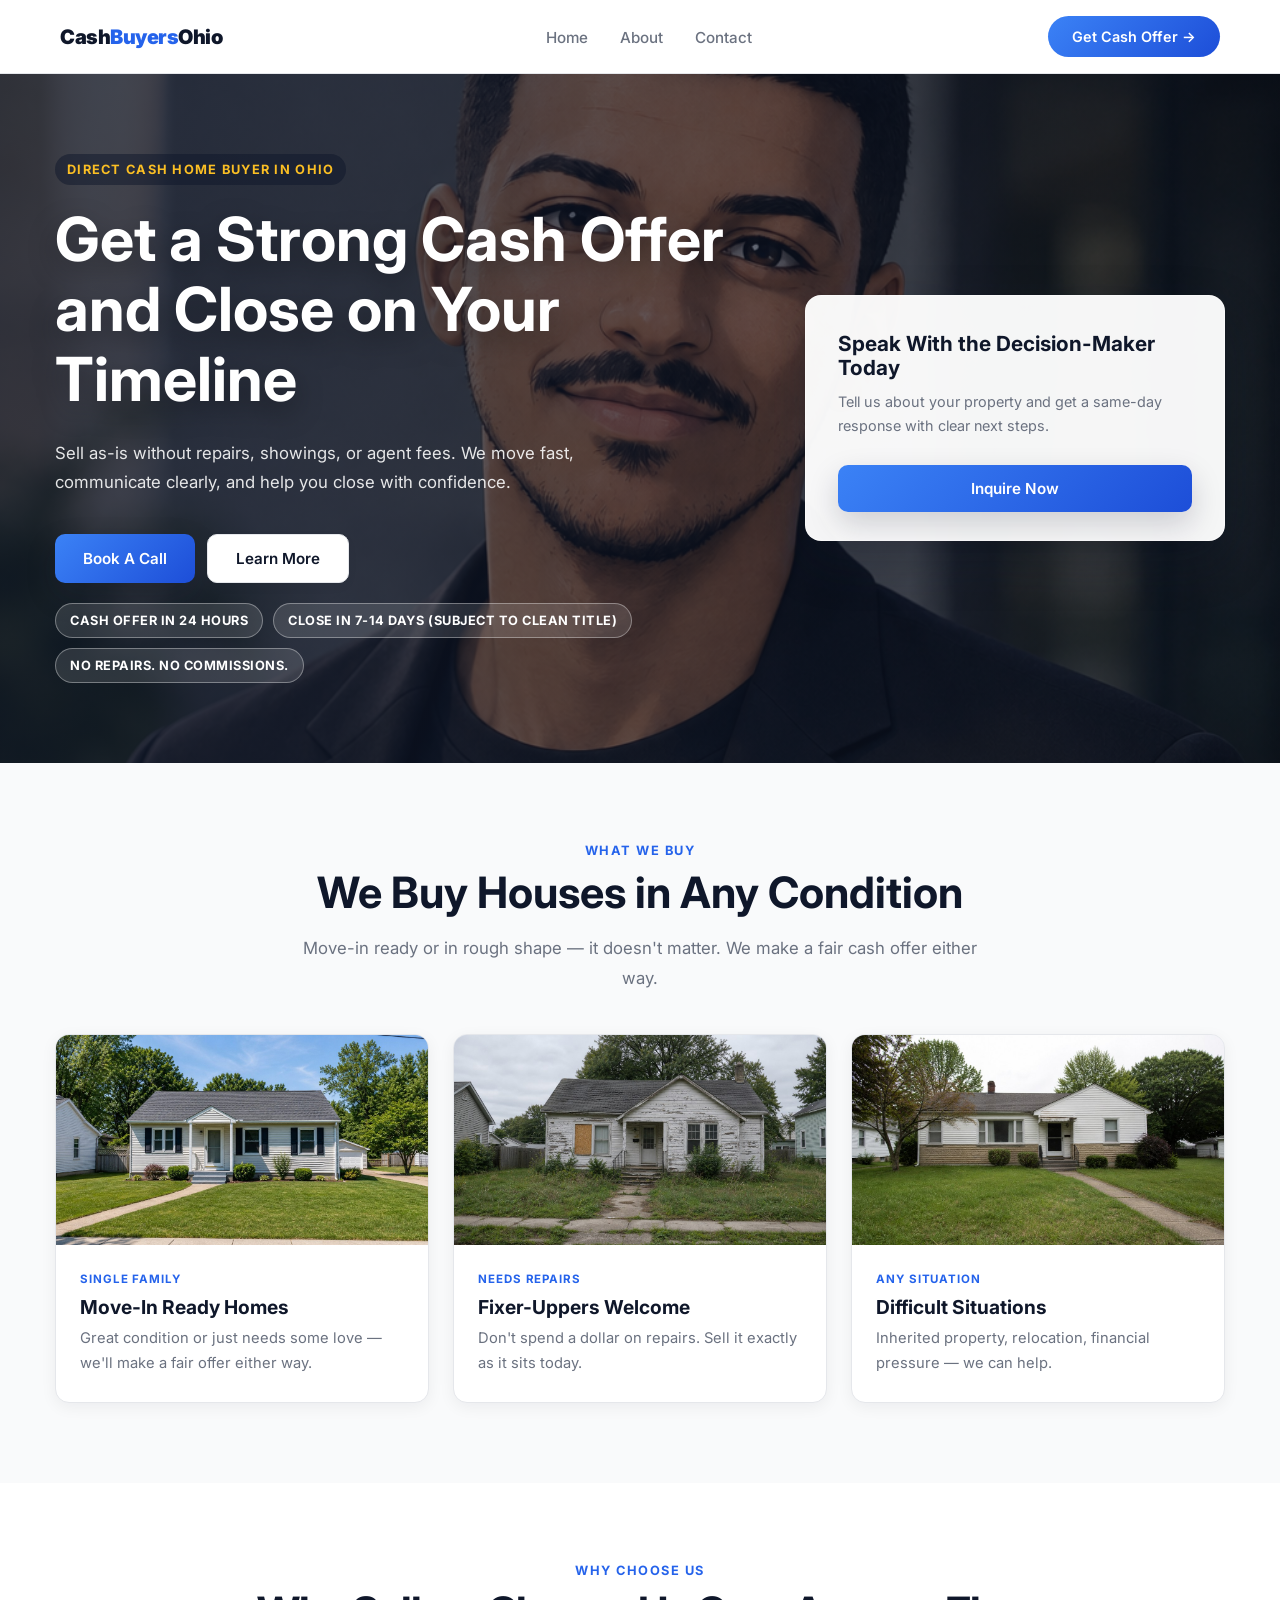
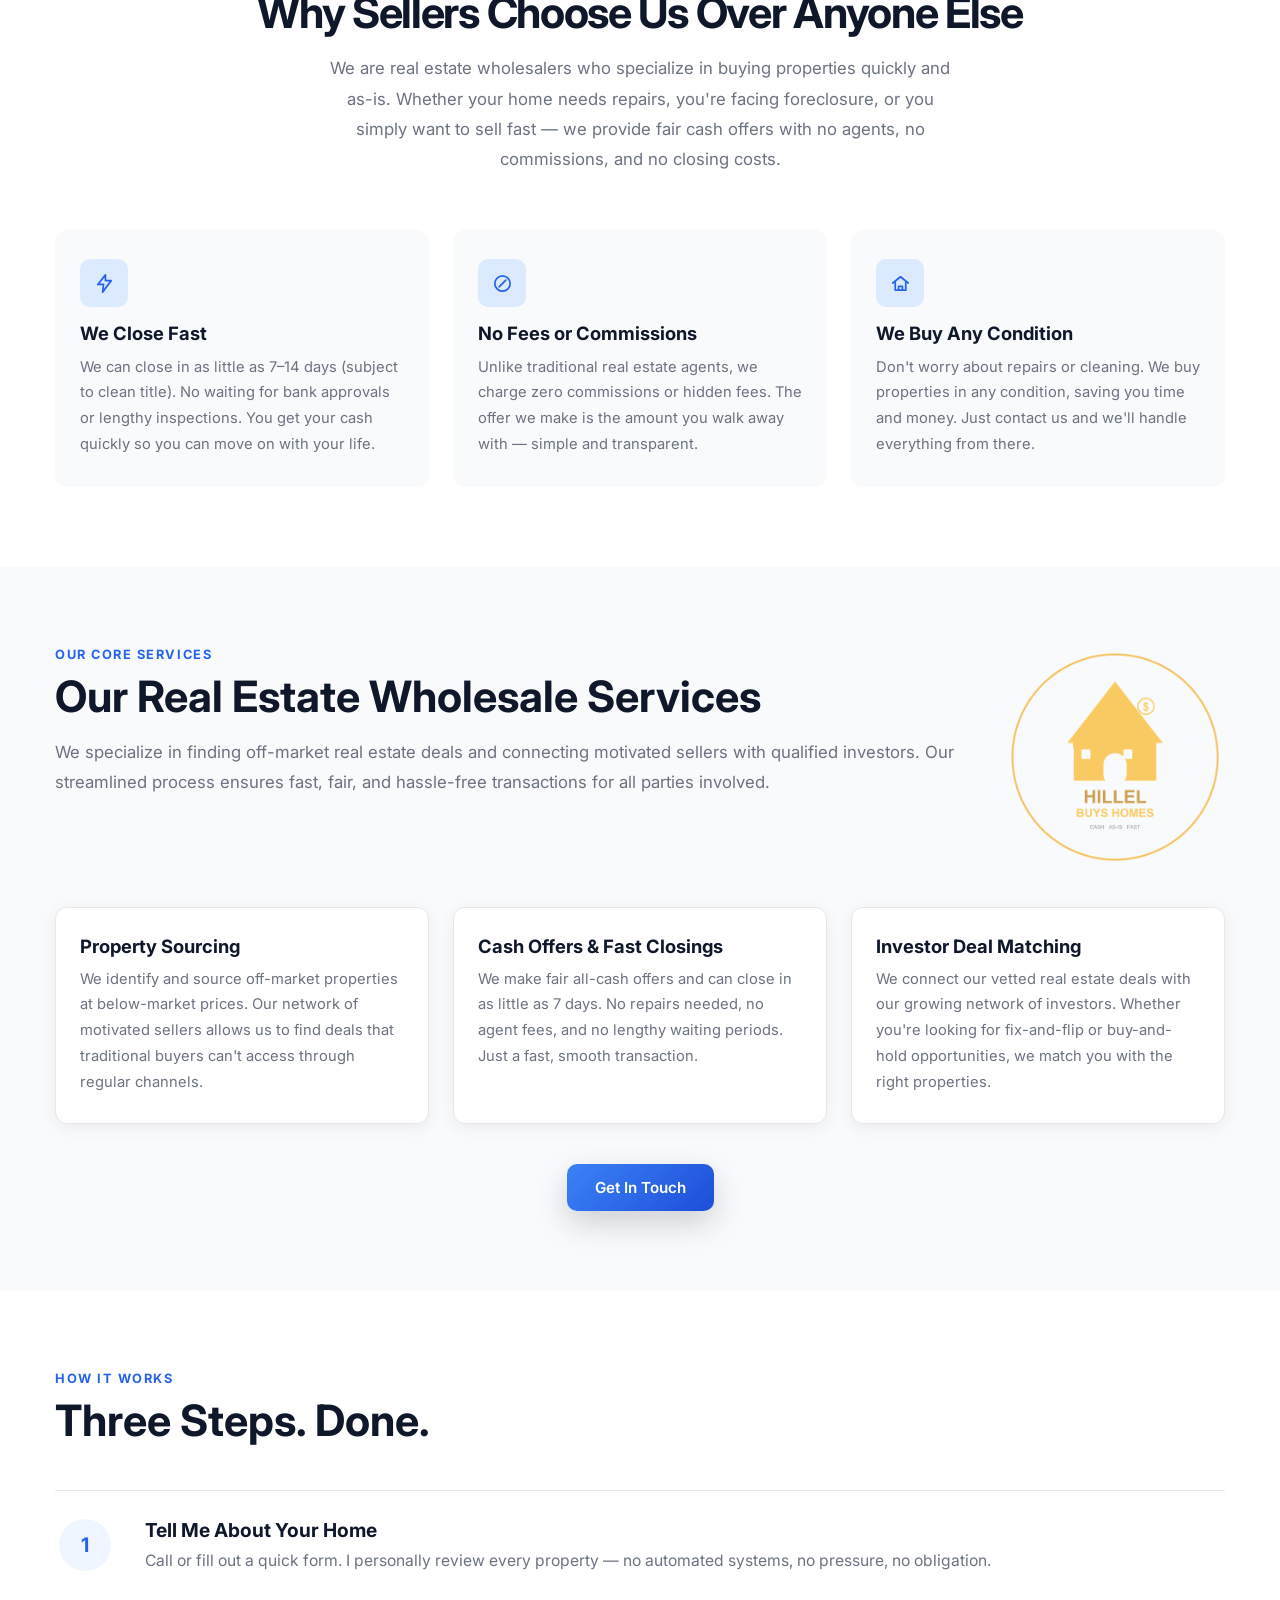
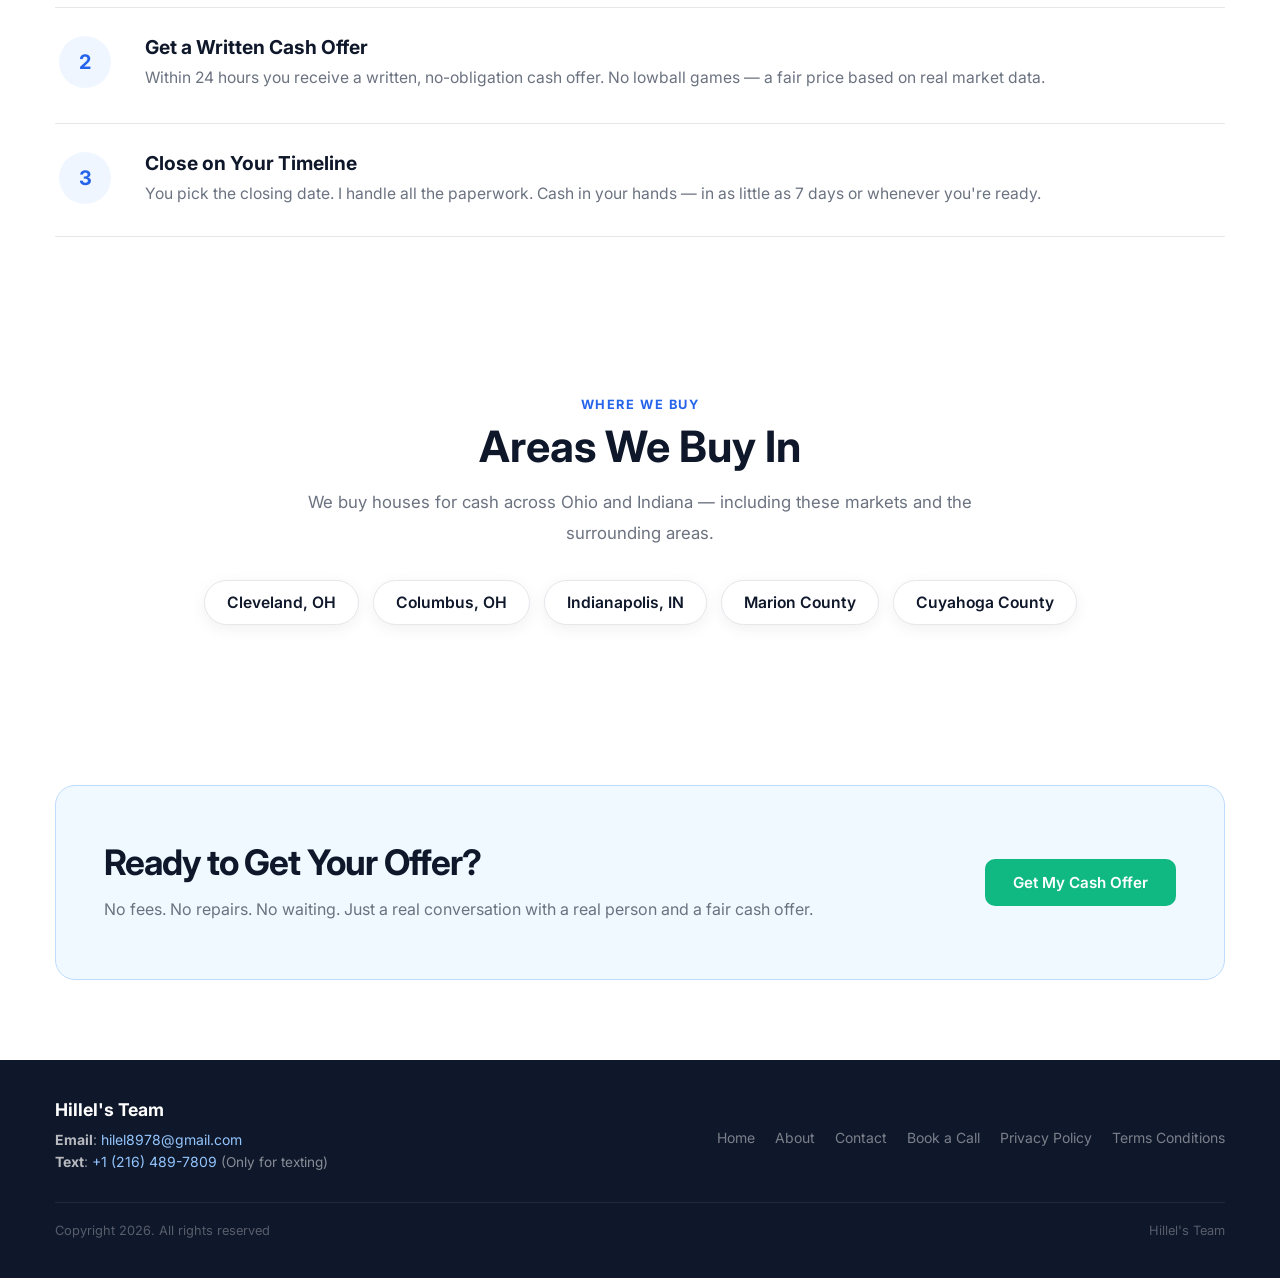
<file: old_index.html>
<!DOCTYPE html>
<html lang="en">
<head>
  <meta charset="UTF-8">
  <meta name="viewport" content="width=device-width, initial-scale=1.0">
  <title>Sell Your House Fast for Cash in Ohio | Hillel's Team</title>
  <meta name="description" content="Get a fair cash offer for your Ohio home in 24 hours. Sell as-is — no repairs, no agent fees, no commissions. Close in 7–14 days (subject to clean title). Call (216) 744-7725.">
  <meta name="author" content="Hillel's Team">
  <link rel="canonical" href="https://cashbuyersohio.net/">
  <meta name="robots" content="index, follow">

  <!-- Open Graph / social sharing -->
  <meta property="og:type" content="website">
  <meta property="og:site_name" content="Hillel's Team — Cash Buyers Ohio">
  <meta property="og:title" content="Sell Your House Fast for Cash in Ohio | Hillel's Team">
  <meta property="og:description" content="Get a fair cash offer for your Ohio home in 24 hours. Sell as-is — no repairs, no agent fees, no commissions. Close in 7–14 days (subject to clean title).">
  <meta property="og:url" content="https://cashbuyersohio.net/">
  <meta property="og:image" content="https://cashbuyersohio.net/assets/images/hero-owner-professional.png">
  <meta name="twitter:card" content="summary_large_image">
  <meta name="twitter:title" content="Sell Your House Fast for Cash in Ohio | Hillel's Team">
  <meta name="twitter:description" content="Get a fair cash offer for your Ohio home in 24 hours. Sell as-is — no repairs, no agent fees, no commissions.">
  <meta name="twitter:image" content="https://cashbuyersohio.net/assets/images/hero-owner-professional.png">

  <!-- Local business structured data -->
  <script type="application/ld+json">
  {
    "@context": "https://schema.org",
    "@type": "RealEstateAgent",
    "name": "Hillel's Team",
    "alternateName": "Cash Buyers Ohio",
    "description": "Direct cash home buyer in Ohio. We buy houses as-is for cash with no repairs, no agent fees, and no commissions — closing in as little as 7–14 days (subject to clean title).",
    "url": "https://cashbuyersohio.net/",
    "logo": "https://cashbuyersohio.net/assets/images/hillel_home_logo.png",
    "image": "https://cashbuyersohio.net/assets/images/hero-owner-professional.png",
    "telephone": "+1-216-744-7725",
    "email": "hilel8978@gmail.com",
    "areaServed": {
      "@type": "State",
      "name": "Ohio"
    },
    "address": {
      "@type": "PostalAddress",
      "addressRegion": "OH",
      "addressCountry": "US"
    },
    "priceRange": "$$"
  }
  </script>

  <link rel="preconnect" href="https://fonts.googleapis.com">
  <link rel="preconnect" href="https://fonts.gstatic.com" crossorigin>
  <link href="https://fonts.googleapis.com/css2?family=Inter:ital,wght@0,400..800;1,400..800&display=swap" rel="stylesheet">
  <link rel="stylesheet" href="assets/css/style.css">
</head>
<body>

<!-- ══ NAV ══ -->
<nav class="nav-d5">
  <div class="n-logo"><a href="index.html" style="text-decoration:none;color:inherit;">Cash<em>Buyers</em>Ohio</a></div>
  <div class="n-links">
    <a href="index.html">Home</a>
    <a href="about.html">About</a>
    <a href="contact.html">Contact</a>
  </div>
  <a href="appointment.html" class="n-cta">Get Cash Offer &rarr;</a>
</nav>

<!-- ══ HERO ══ -->
<section class="hero hero-owner">
  <div class="hero-inner">

    <!-- Left col -->
    <div>
      <div class="hero-badge fade-up">Direct Cash Home Buyer in Ohio</div>
      <h1 class="hero-title fade-up d1">Get a Strong Cash Offer and Close on Your Timeline</h1>
      <p class="hero-desc fade-up d2">
        Sell as-is without repairs, showings, or agent fees. We move fast, communicate clearly, and help you close with confidence.
      </p>
      <div class="hero-btns fade-up d3">
        <a href="contact.html" class="btn btn-cobalt">Book A Call</a>
        <button class="btn btn-outline" onclick="document.querySelector('.why-us').scrollIntoView({behavior:'smooth'})">Learn More</button>
      </div>
      <div class="hero-hook fade-up d4">
        <span>Cash Offer in 24 Hours</span>
        <span>Close in 7-14 Days (subject to clean title)</span>
        <span>No Repairs. No Commissions.</span>
      </div>
    </div>

    <!-- Right col – inquiry card -->
    <div class="fade-up d4">
      <div class="inquiry-card">
        <h3>Speak With the Decision-Maker Today</h3>
        <p>Tell us about your property and get a same-day response with clear next steps.</p>
        <a href="contact.html" class="btn btn-blue btn-full">Inquire Now</a>
      </div>
    </div>

  </div>
</section>

<!-- ══ WE BUY IN ANY CONDITION ══ -->
<section class="condition" id="any-condition">
  <div class="section-inner">
    <div style="text-align:center;max-width:680px;margin:0 auto;">
      <div class="section-label">What we buy</div>
      <h2 class="section-title">We Buy Houses in Any Condition</h2>
      <p class="section-desc">
        Move-in ready or in rough shape — it doesn't matter. We make a fair cash offer either way.
      </p>
    </div>
    <div class="condition-grid">

      <div class="condition-card">
        <div class="condition-photo" style="background-image:url('assets/images/condition-single-family.jpg')"></div>
        <div class="condition-body">
          <span class="condition-label">Single Family</span>
          <h3>Move-In Ready Homes</h3>
          <p>Great condition or just needs some love — we'll make a fair offer either way.</p>
        </div>
      </div>

      <div class="condition-card">
        <div class="condition-photo" style="background-image:url('assets/images/condition-fixer-upper.jpg')"></div>
        <div class="condition-body">
          <span class="condition-label">Needs Repairs</span>
          <h3>Fixer-Uppers Welcome</h3>
          <p>Don't spend a dollar on repairs. Sell it exactly as it sits today.</p>
        </div>
      </div>

      <div class="condition-card">
        <div class="condition-photo" style="background-image:url('assets/images/condition-any-situation.jpg')"></div>
        <div class="condition-body">
          <span class="condition-label">Any Situation</span>
          <h3>Difficult Situations</h3>
          <p>Inherited property, relocation, financial pressure — we can help.</p>
        </div>
      </div>

    </div>
  </div>
</section>

<!-- ══ WHY CHOOSE US ══ -->
<section class="why-us" id="why-choose-us">
  <div class="section-inner">

    <div class="why-header">
      <div class="section-label">Why choose us</div>
      <h2 class="section-title">Why Sellers Choose Us Over Anyone Else</h2>
      <p class="section-desc">
        We are real estate wholesalers who specialize in buying properties quickly and as-is. Whether your home needs repairs, you're facing foreclosure, or you simply want to sell fast — we provide fair cash offers with no agents, no commissions, and no closing costs.
      </p>
    </div>

    <div class="why-grid">

      <div class="why-card">
        <div class="why-icon" aria-hidden="true">
          <svg viewBox="0 0 24 24" fill="none">
            <path d="M13 3L5 13h6l-1 8 9-12h-6l0-6z" stroke="currentColor" stroke-width="1.8" stroke-linejoin="round"/>
          </svg>
        </div>
        <h3>We Close Fast</h3>
        <p>We can close in as little as 7–14 days (subject to clean title). No waiting for bank approvals or lengthy inspections. You get your cash quickly so you can move on with your life.</p>
      </div>

      <div class="why-card">
        <div class="why-icon" aria-hidden="true">
          <svg viewBox="0 0 24 24" fill="none">
            <circle cx="12" cy="12" r="8" stroke="currentColor" stroke-width="1.8"/>
            <path d="M8.5 15.5l7-7" stroke="currentColor" stroke-width="1.8" stroke-linecap="round"/>
          </svg>
        </div>
        <h3>No Fees or Commissions</h3>
        <p>Unlike traditional real estate agents, we charge zero commissions or hidden fees. The offer we make is the amount you walk away with — simple and transparent.</p>
      </div>

      <div class="why-card">
        <div class="why-icon" aria-hidden="true">
          <svg viewBox="0 0 24 24" fill="none">
            <path d="M4 11.5L12 5l8 6.5" stroke="currentColor" stroke-width="1.8" stroke-linecap="round" stroke-linejoin="round"/>
            <path d="M6.5 10.5V19h11v-8.5" stroke="currentColor" stroke-width="1.8" stroke-linejoin="round"/>
            <path d="M10 19v-4h4v4" stroke="currentColor" stroke-width="1.8" stroke-linejoin="round"/>
          </svg>
        </div>
        <h3>We Buy Any Condition</h3>
        <p>Don't worry about repairs or cleaning. We buy properties in any condition, saving you time and money. Just contact us and we'll handle everything from there.</p>
      </div>

    </div>
  </div>
</section>

<!-- ══ SERVICES ══ -->
<section class="services" id="services">
  <div class="section-inner">

    <div class="services-top-row">
      <div>
        <div class="section-label">Our core services</div>
        <h2 class="section-title">Our Real Estate Wholesale Services</h2>
        <p class="section-desc">
          We specialize in finding off-market real estate deals and connecting motivated sellers with qualified investors. Our streamlined process ensures fast, fair, and hassle-free transactions for all parties involved.
        </p>
      </div>
      <img src="assets/images/hillel_logo_clean.png?v=clean-1" alt="" class="services-img">
    </div>

    <div class="services-grid">

      <div class="service-card">
        <h3>Property Sourcing</h3>
        <p>We identify and source off-market properties at below-market prices. Our network of motivated sellers allows us to find deals that traditional buyers can't access through regular channels.</p>
      </div>

      <div class="service-card">
        <h3>Cash Offers &amp; Fast Closings</h3>
        <p>We make fair all-cash offers and can close in as little as 7 days. No repairs needed, no agent fees, and no lengthy waiting periods. Just a fast, smooth transaction.</p>
      </div>

      <div class="service-card">
        <h3>Investor Deal Matching</h3>
        <p>We connect our vetted real estate deals with our growing network of investors. Whether you're looking for fix-and-flip or buy-and-hold opportunities, we match you with the right properties.</p>
      </div>

    </div>

    <div class="services-cta">
      <a href="contact.html" class="btn btn-blue">Get In Touch</a>
    </div>

  </div>
</section>

<!-- ══ HOW IT WORKS ══ -->
<section class="steps" id="how-it-works">
  <div class="section-inner">
    <div style="max-width:680px;">
      <div class="section-label">How it works</div>
      <h2 class="section-title">Three Steps. Done.</h2>
    </div>
    <div class="steps-list">

      <div class="step-row">
        <div class="step-num">1</div>
        <div class="step-body">
          <h3>Tell Me About Your Home</h3>
          <p>Call or fill out a quick form. I personally review every property — no automated systems, no pressure, no obligation.</p>
        </div>
      </div>

      <div class="step-row">
        <div class="step-num">2</div>
        <div class="step-body">
          <h3>Get a Written Cash Offer</h3>
          <p>Within 24 hours you receive a written, no-obligation cash offer. No lowball games — a fair price based on real market data.</p>
        </div>
      </div>

      <div class="step-row">
        <div class="step-num">3</div>
        <div class="step-body">
          <h3>Close on Your Timeline</h3>
          <p>You pick the closing date. I handle all the paperwork. Cash in your hands — in as little as 7 days or whenever you're ready.</p>
        </div>
      </div>

    </div>
  </div>
</section>

<!-- ══ SERVICE AREAS ══ -->
<section class="why-us" id="service-areas">
  <div class="section-inner">
    <div style="text-align:center;max-width:720px;margin:0 auto;">
      <div class="section-label">Where we buy</div>
      <h2 class="section-title">Areas We Buy In</h2>
      <p class="section-desc">
        We buy houses for cash across Ohio and Indiana — including these markets and the surrounding areas.
      </p>
    </div>
    <div style="display:flex;flex-wrap:wrap;gap:14px;justify-content:center;margin-top:32px;">
      <span class="area-chip">Cleveland, OH</span>
      <span class="area-chip">Columbus, OH</span>
      <span class="area-chip">Indianapolis, IN</span>
      <span class="area-chip">Marion County</span>
      <span class="area-chip">Cuyahoga County</span>
    </div>
  </div>
</section>

<!-- ══ CTA ══ -->
<section class="cta-section">
  <div class="section-inner">
    <div class="cta-inner">
      <div>
        <h2>Ready to Get Your Offer?</h2>
        <p>No fees. No repairs. No waiting. Just a real conversation with a real person and a fair cash offer.</p>
      </div>
      <div>
        <a href="appointment.html" class="btn btn-green">Get My Cash Offer</a>
      </div>
    </div>
  </div>
</section>

<!-- ══ FOOTER ══ -->
<footer id="footer">
  <div class="footer-inner">
    <div class="footer-top">
      <div class="footer-brand">
        <h3>Hillel's Team</h3>
        <div class="footer-contact">
          <p><strong style="color:rgba(255,255,255,.7);">Email</strong>: <a href="mailto:hilel8978@gmail.com">hilel8978@gmail.com</a></p>
          <p><strong style="color:rgba(255,255,255,.7);">Text</strong>: <a href="sms:+12164897809">+1 (216) 489-7809</a> <span style="color:rgba(255,255,255,.5);font-size:.85rem;">(Only for texting)</span></p>
        </div>
      </div>
      <div class="footer-links">
        <a href="index.html">Home</a>
        <a href="about.html">About</a>
        <a href="contact.html">Contact</a>
        <a href="appointment.html">Book a Call</a>
        <a href="privacy-policy.html">Privacy Policy</a>
        <a href="terms-and-conditions.html">Terms Conditions</a>
      </div>
    </div>
    <div class="footer-legal">
      <p>Copyright 2026. All rights reserved</p>
      <p>Hillel's Team</p>
    </div>
  </div>
</footer>

<script>
  const navToggle = document.getElementById('nav-toggle');
  const mobileMenu = document.getElementById('mobile-menu');
  if (navToggle && mobileMenu) {
    navToggle.addEventListener('click', function() {
      navToggle.classList.toggle('open');
      mobileMenu.classList.toggle('open');
    });
    mobileMenu.querySelectorAll('a').forEach(link => {
      link.addEventListener('click', () => {
        navToggle.classList.remove('open');
        mobileMenu.classList.remove('open');
      });
    });
  }
</script>

</body>
</html>
</file>
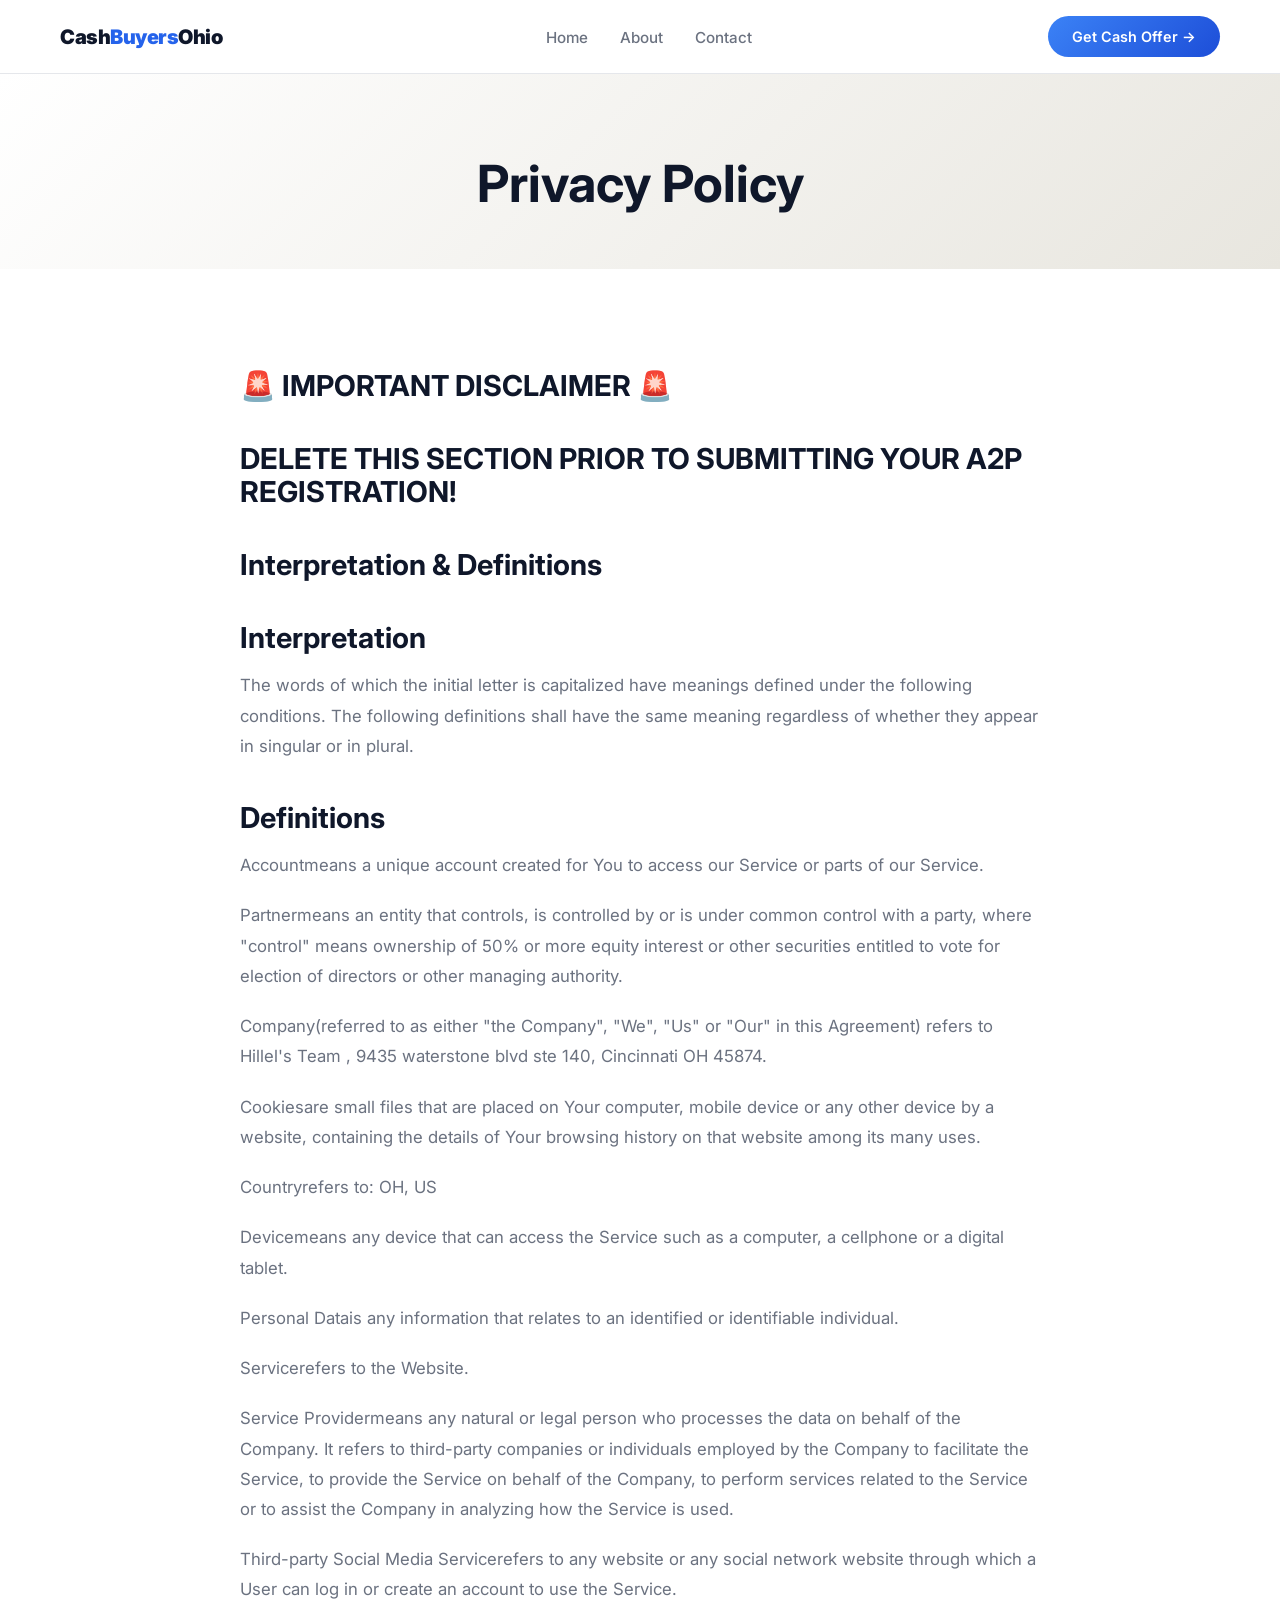
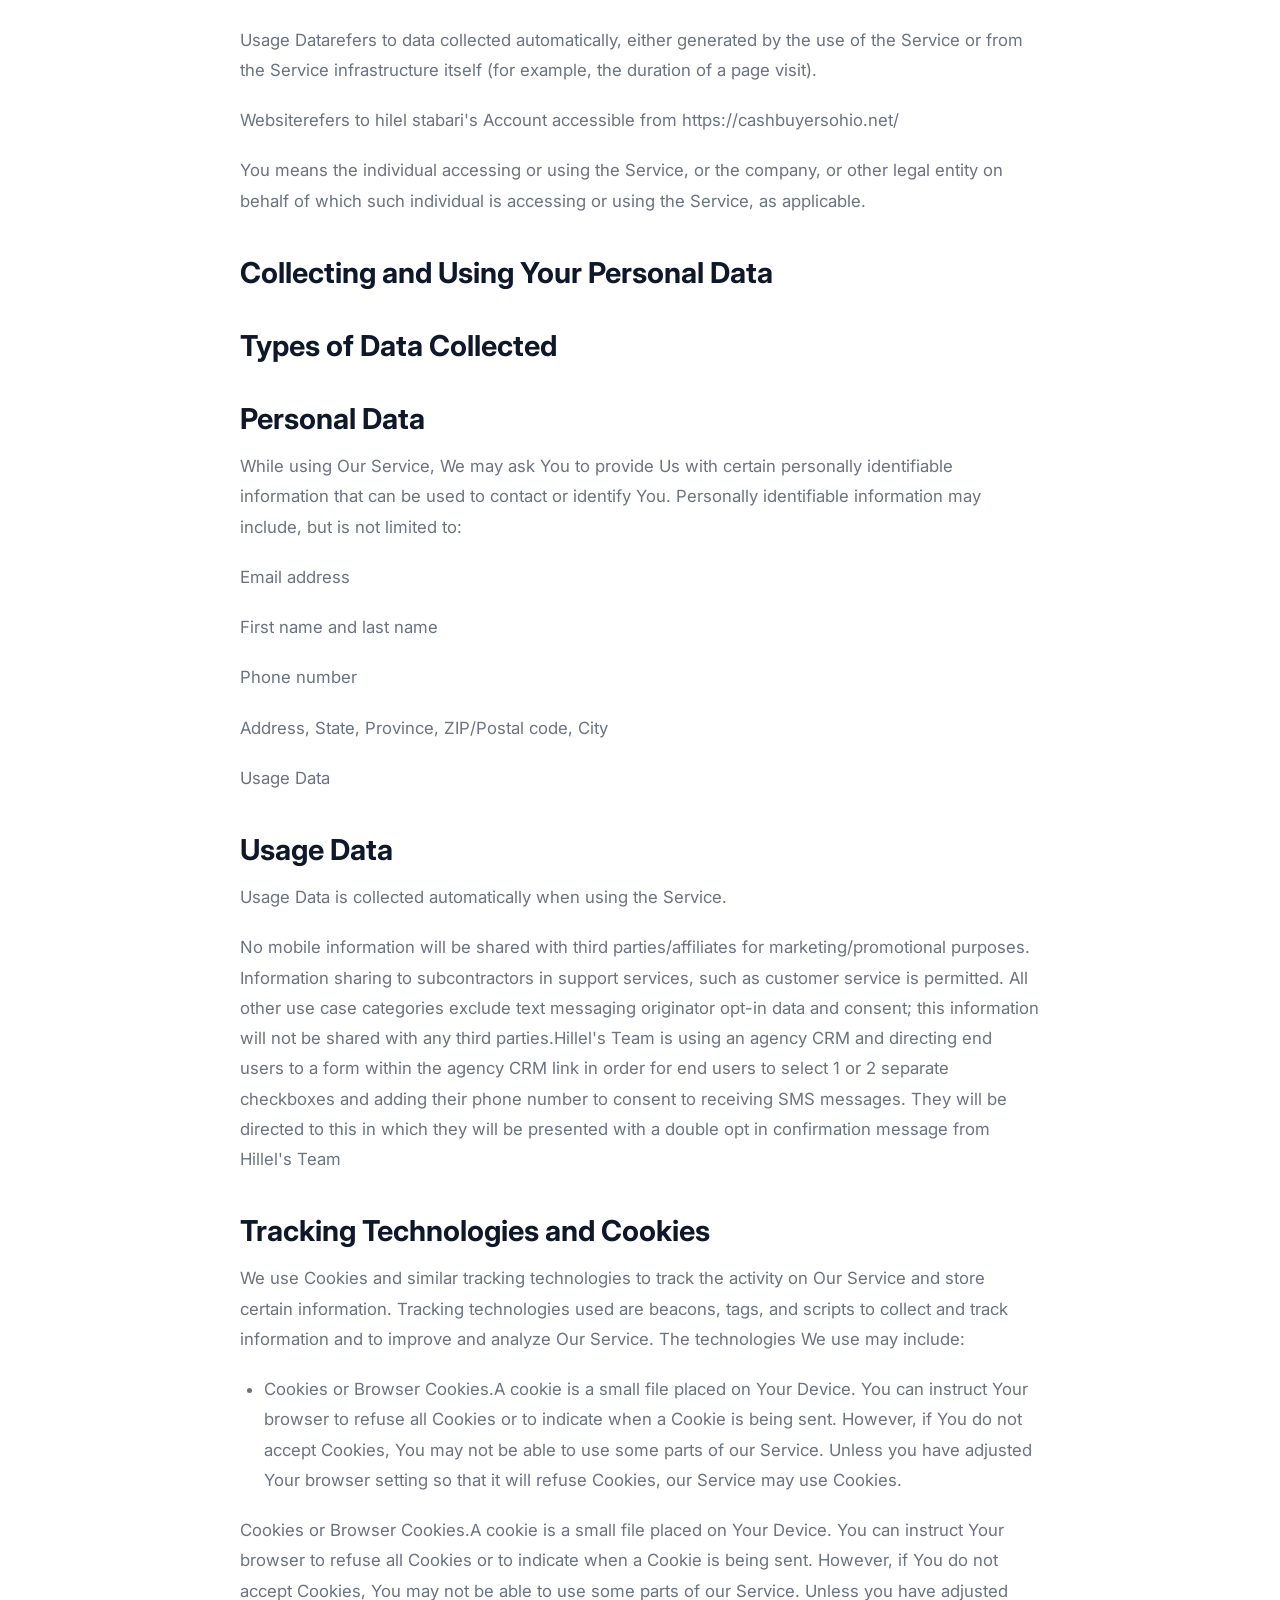
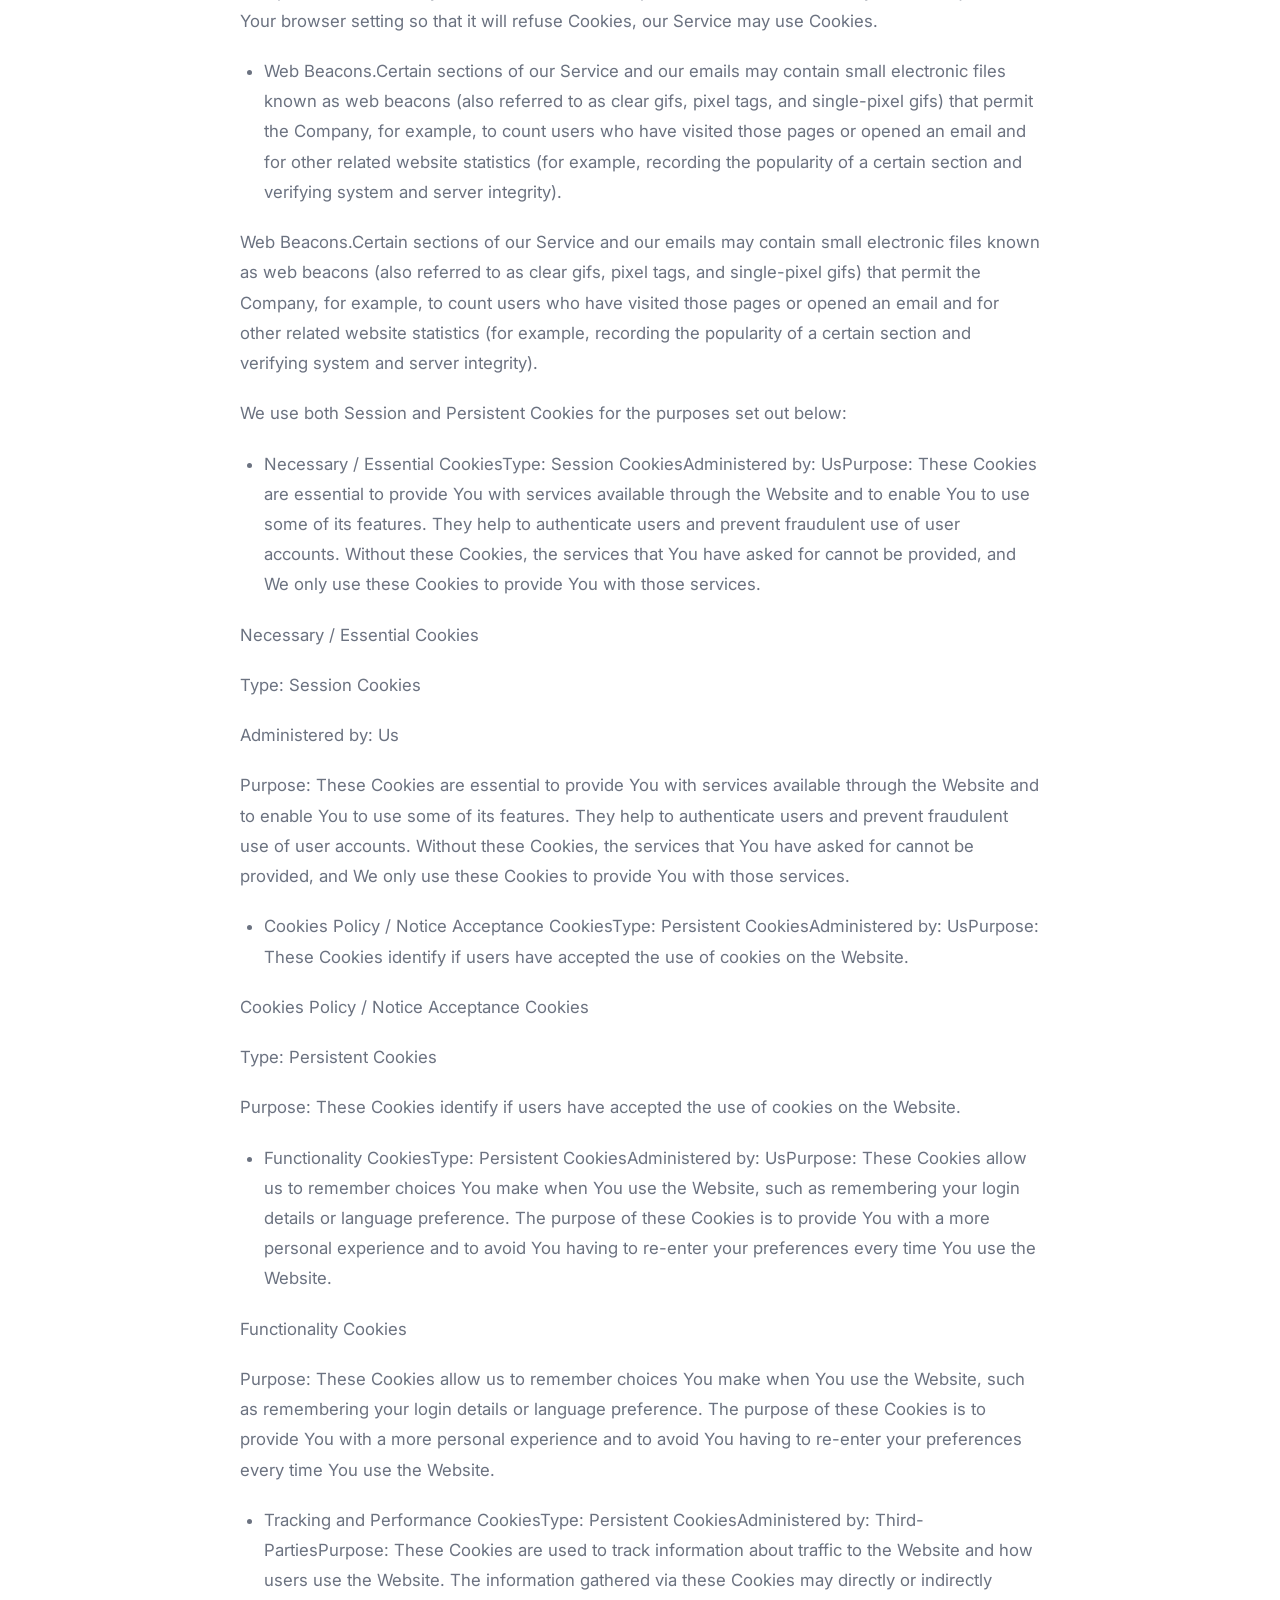
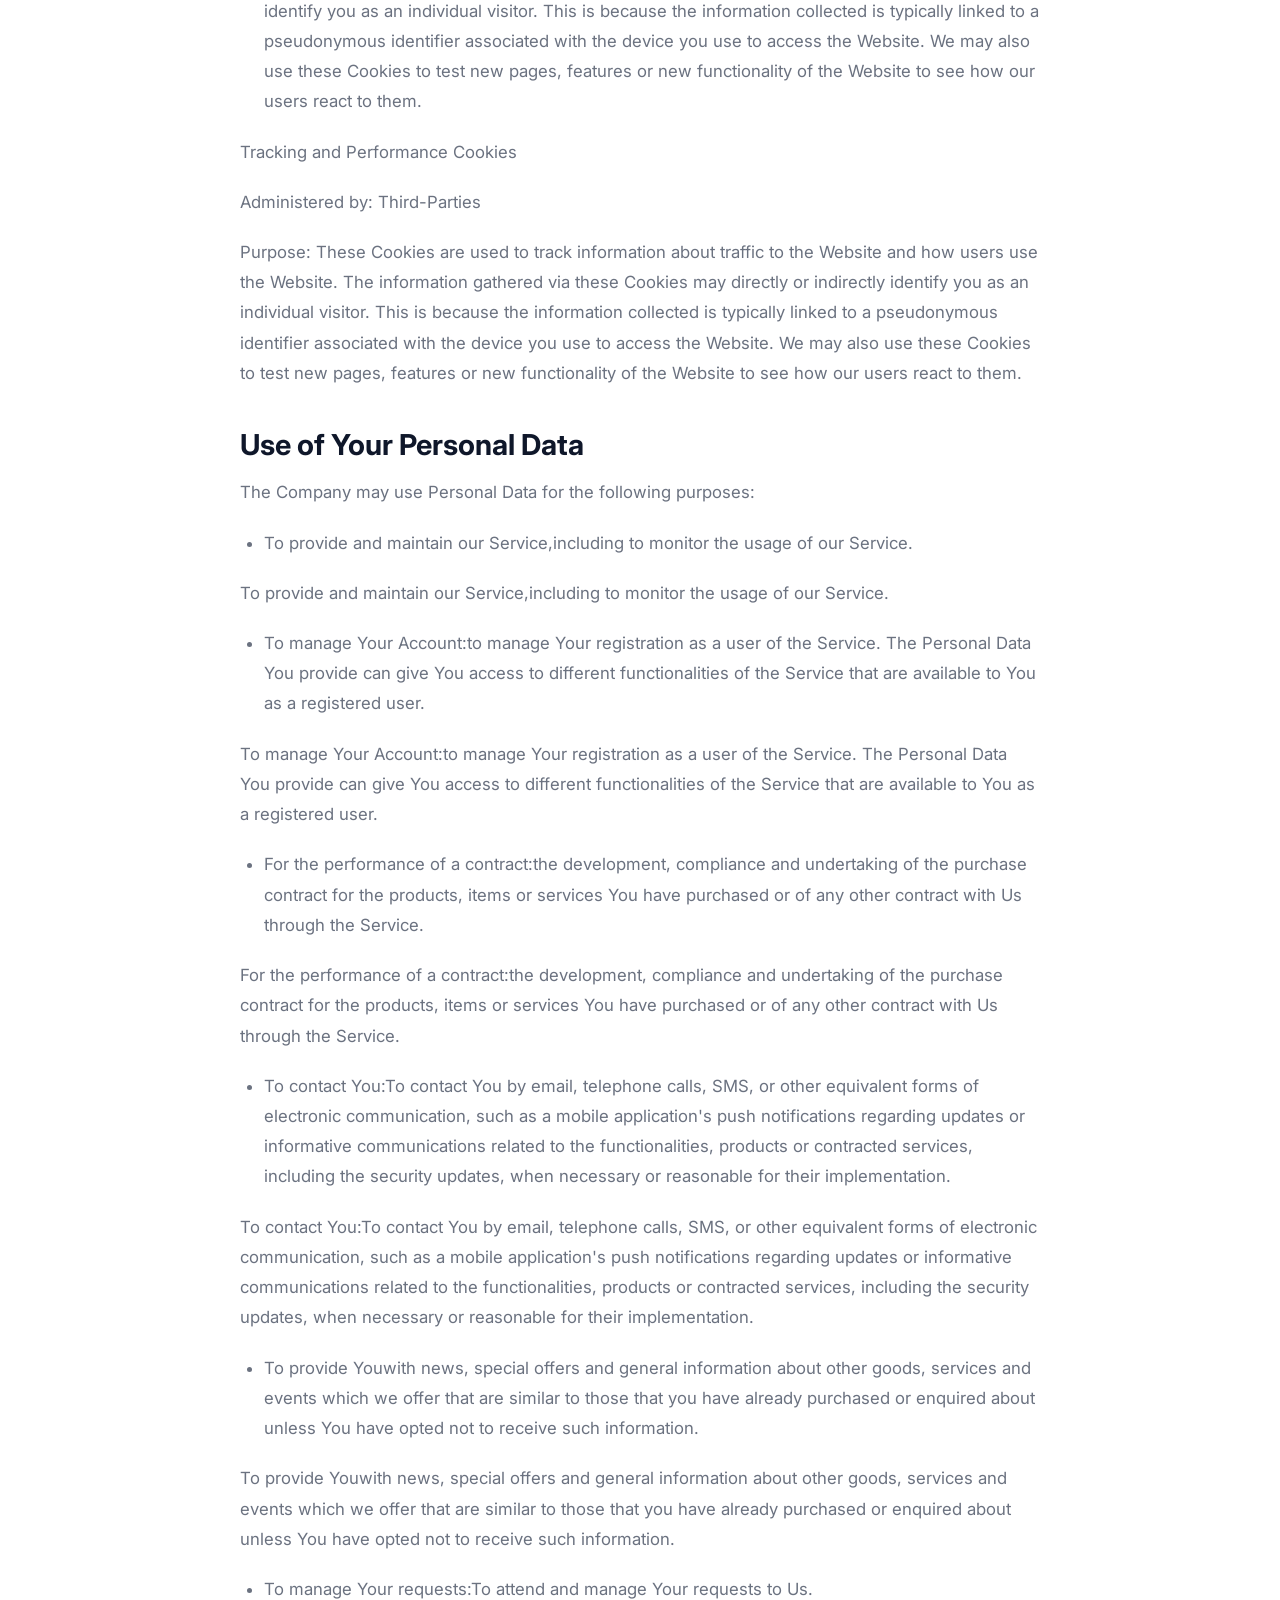
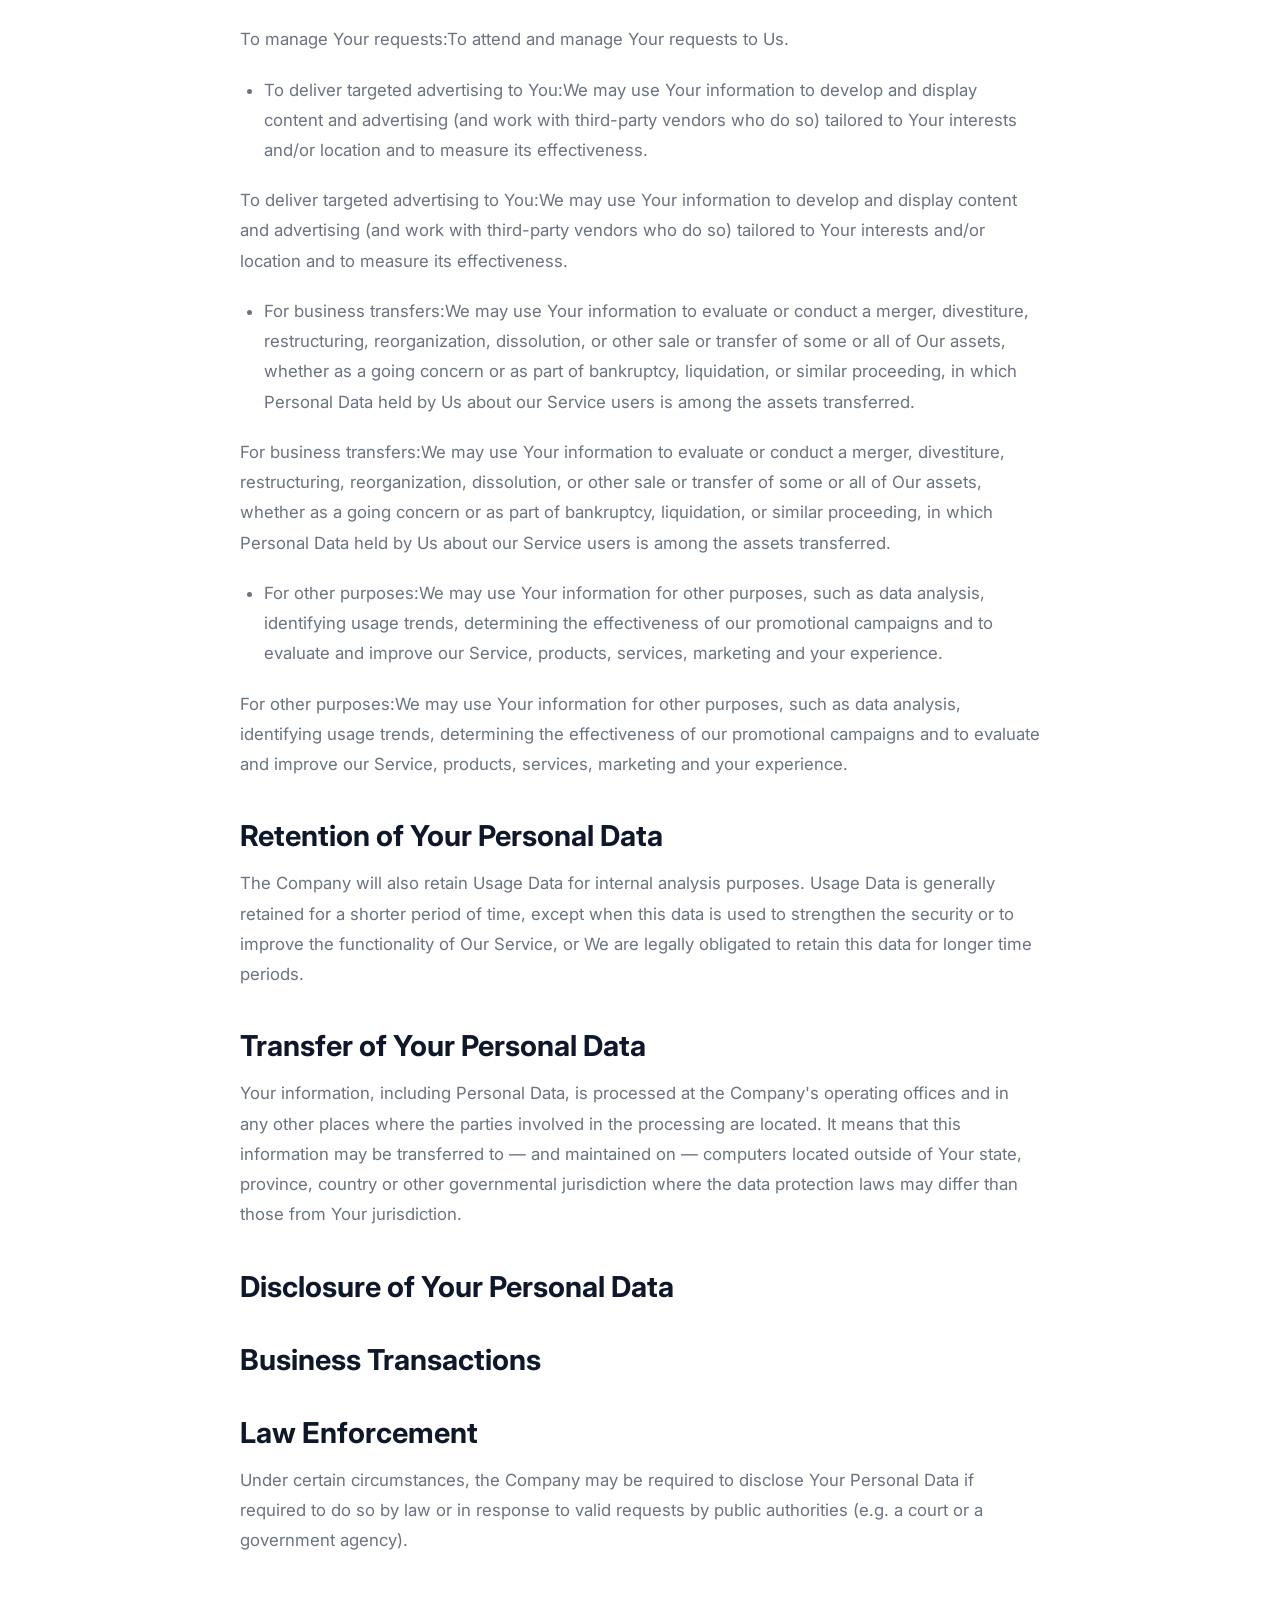
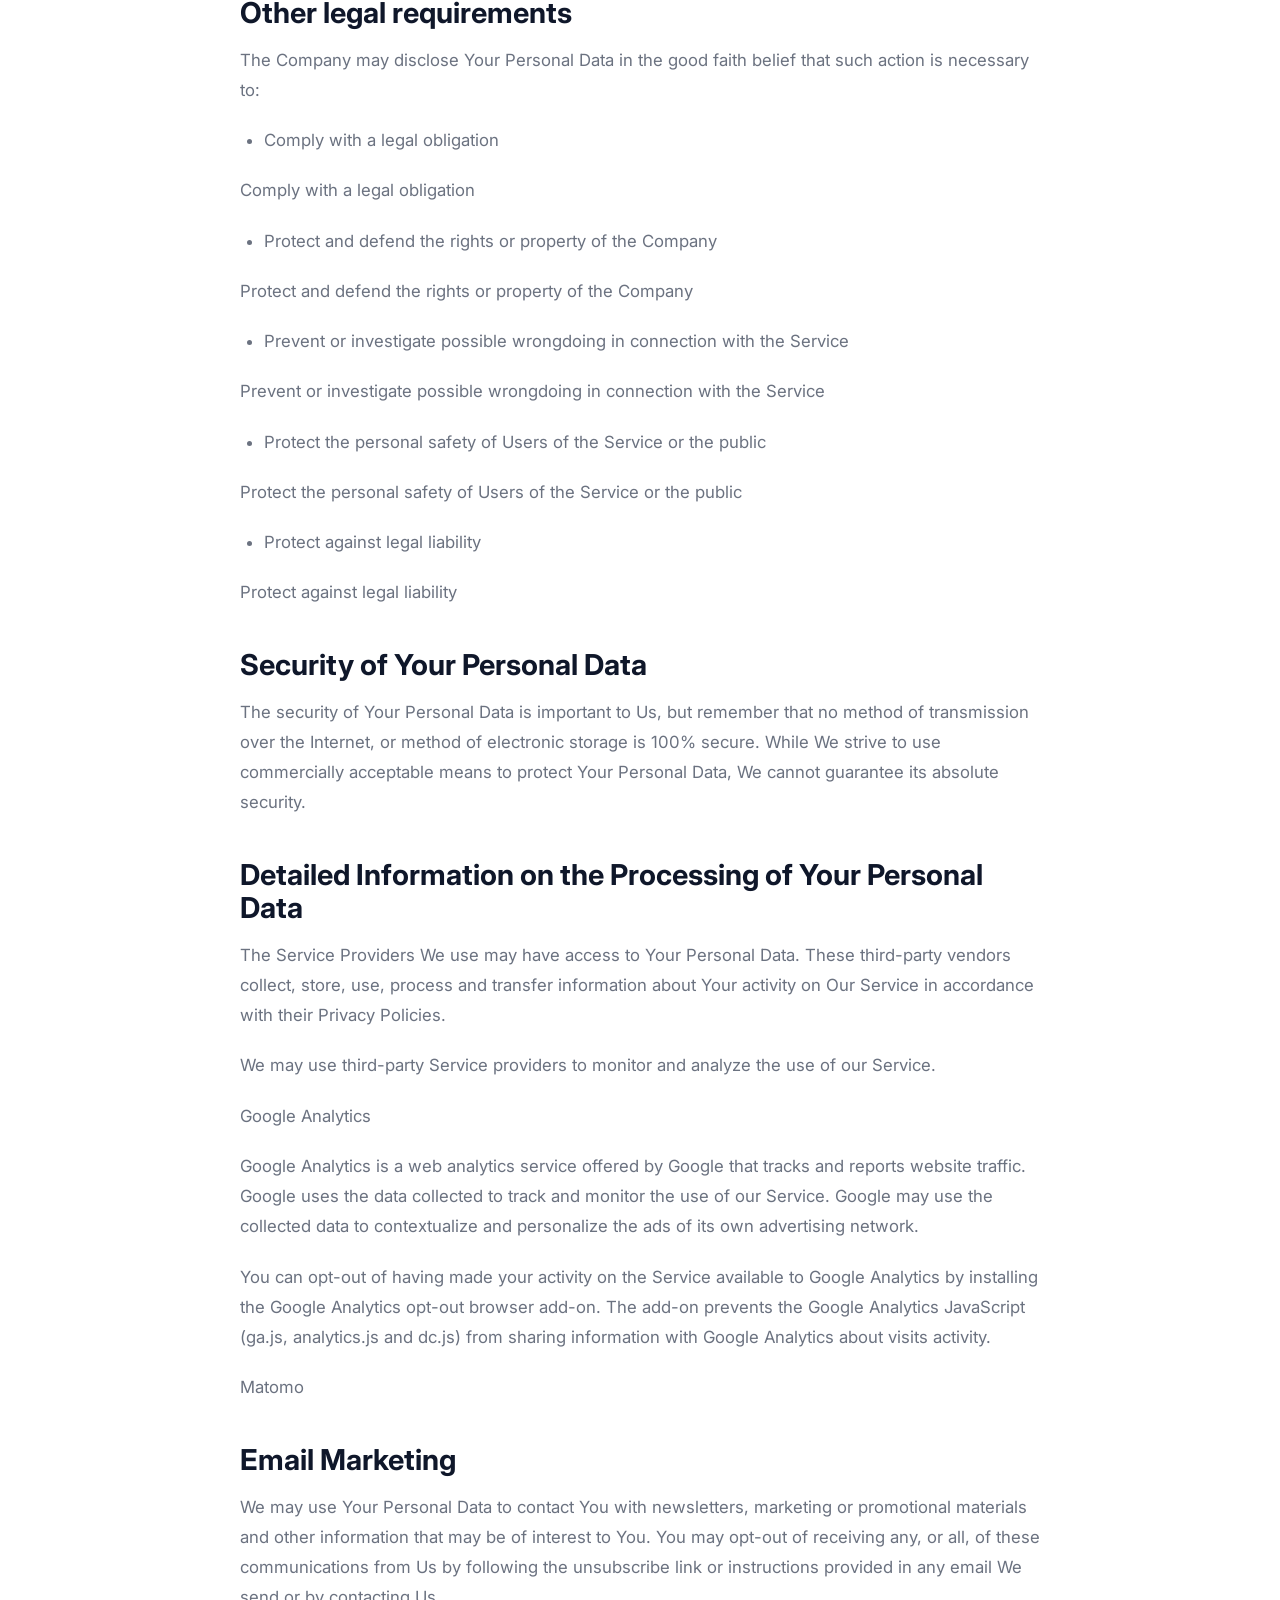
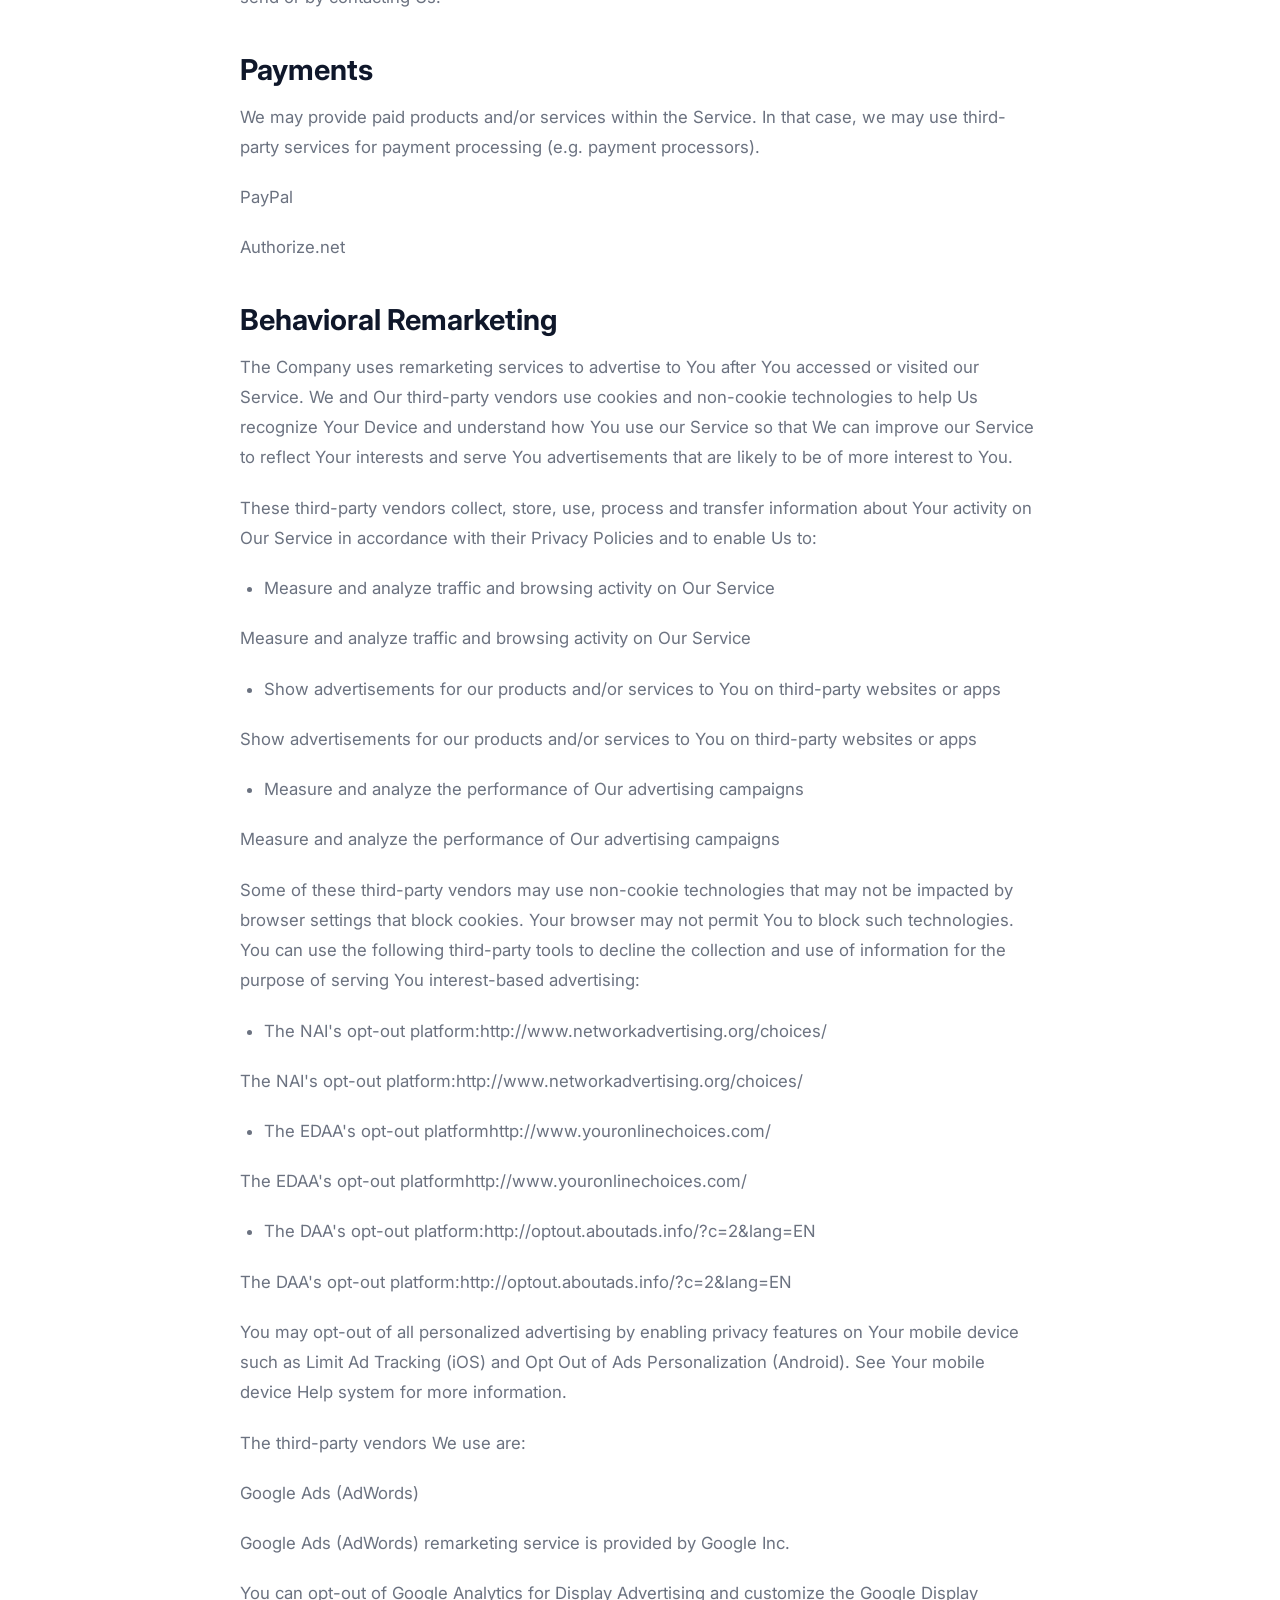
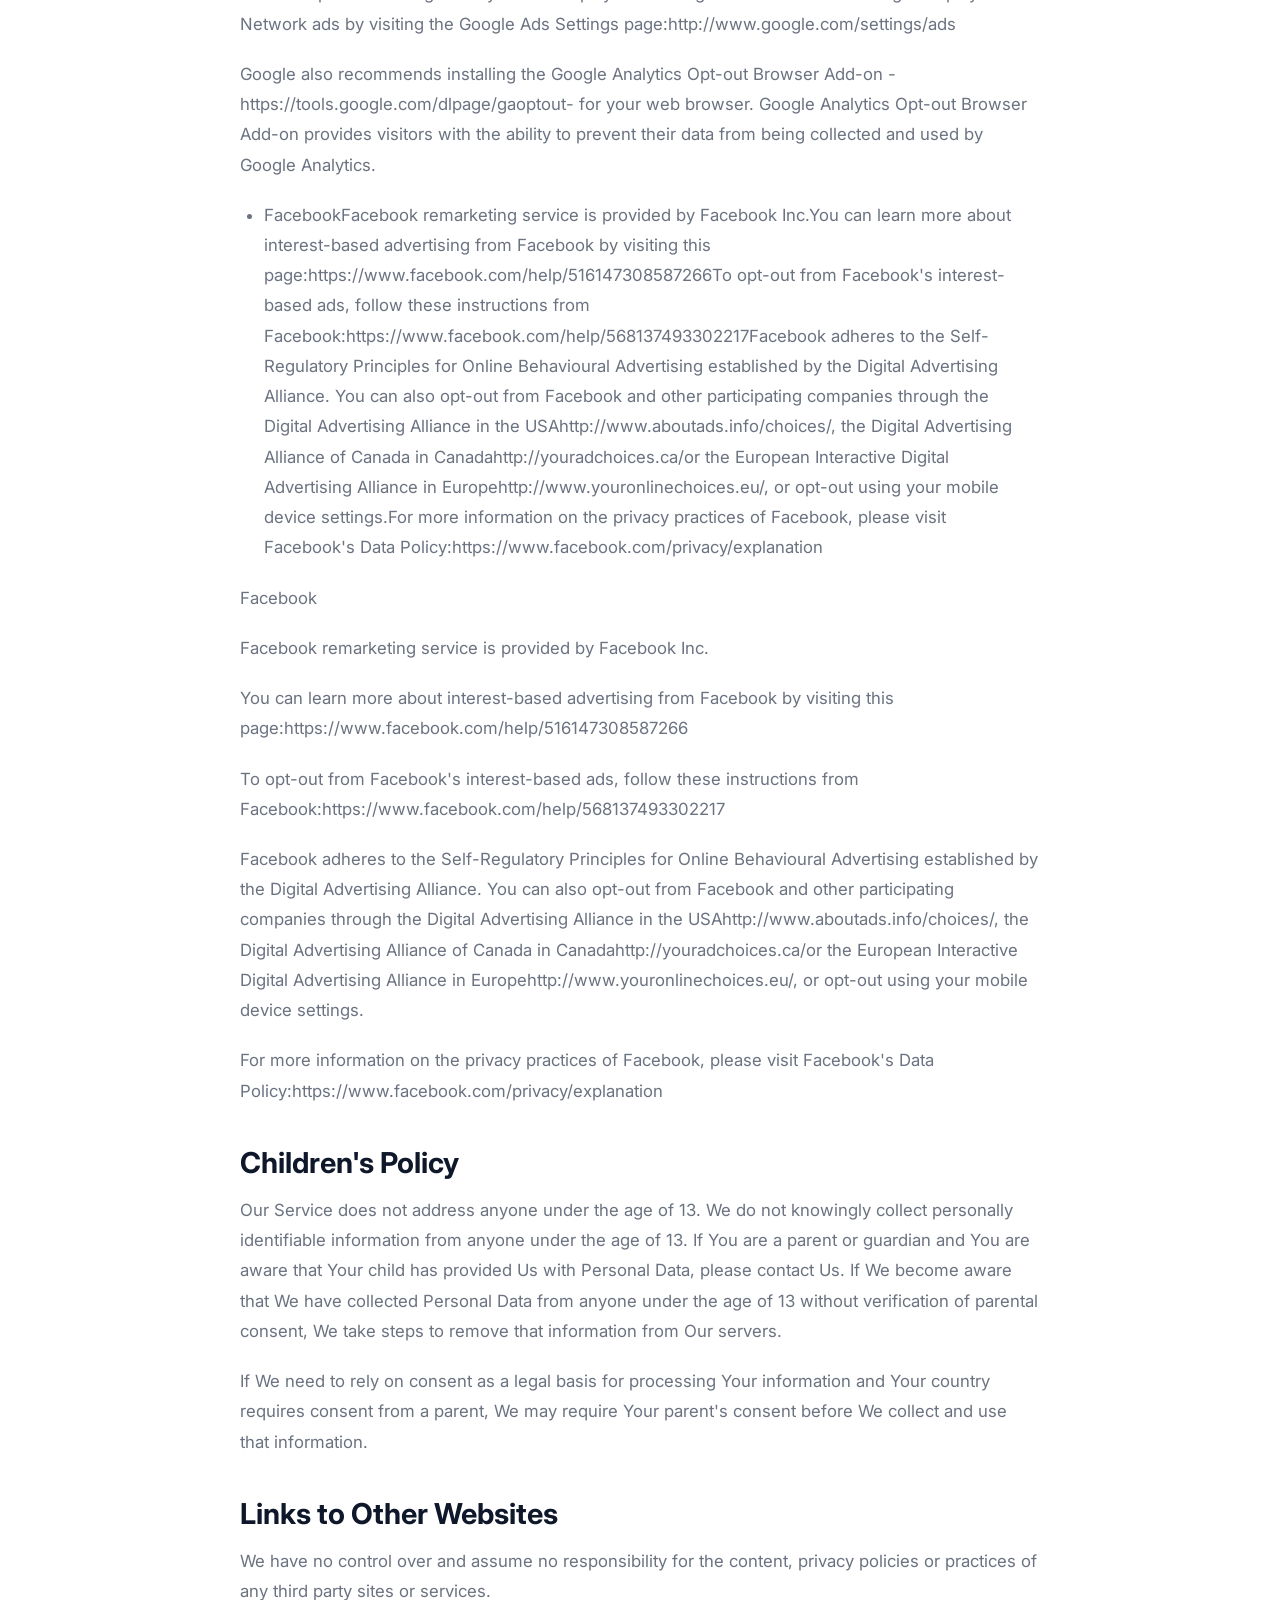
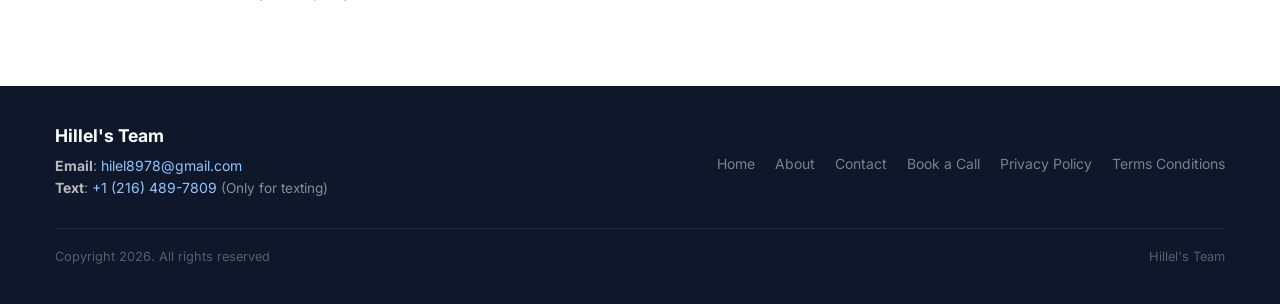
<file: privacy-policy.html>
<!DOCTYPE html>
<html lang="en">
<head>
  <meta charset="UTF-8">

  <!-- Google Tag Manager -->
  <script async src="https://www.googletagmanager.com/gtm.js?id=GTM-524V7JMT"></script>
  <script>
    window.dataLayer = window.dataLayer || [];
    function gtag(){dataLayer.push(arguments);}
    gtag('js', new Date());
  </script>
  <!-- End Google Tag Manager -->

  <meta name="viewport" content="width=device-width, initial-scale=1.0">
  <title>Privacy Policy | Hillel's Team — Cash Buyers Ohio</title>
  <meta name="description" content="Read the privacy policy for Hillel's Team (Cash Buyers Ohio) — how we collect, use, and protect your personal information.">
  <meta name="author" content="Hillel's Team">
  <link rel="canonical" href="https://cashbuyersohio.net/privacy-policy.html">
  <meta name="robots" content="index, follow">
  <link rel="preconnect" href="https://fonts.googleapis.com">
  <link rel="preconnect" href="https://fonts.gstatic.com" crossorigin>
  <link href="https://fonts.googleapis.com/css2?family=Inter:ital,wght@0,400..800;1,400..800&display=swap" rel="stylesheet">
  <link rel="stylesheet" href="assets/css/style.css">
</head>
<body>

<!-- ══ NAV ══ -->
<nav class="nav-d5">
  <div class="n-logo"><a href="index.html" style="text-decoration:none;color:inherit;">Cash<em>Buyers</em>Ohio</a></div>
  <div class="n-links" id="mobile-menu">
    <a href="index.html">Home</a>
    <a href="about.html">About</a>
    <a href="contact.html">Contact</a>
  </div>
  <a href="appointment.html" class="n-cta">Get Cash Offer &rarr;</a>
  <button class="hamburger" id="nav-toggle" aria-label="Toggle navigation">
    <span></span><span></span><span></span>
  </button>
</nav>

<!-- ══ PAGE HEADER ══ -->
<header class="page-header" style="padding-bottom: 40px;">
  <h1 class="page-header-title">Privacy Policy</h1>
</header>

<!-- ══ CONTENT ══ -->
<main class="content-block">
  <div class="content-inner">
    <h2>🚨 IMPORTANT DISCLAIMER 🚨</h2>
<h2>DELETE THIS SECTION PRIOR TO SUBMITTING YOUR A2P REGISTRATION!</h2>
<h2>Interpretation & Definitions</h2>
<h2>Interpretation</h2>
<p>The words of which the initial letter is capitalized have meanings defined under the following conditions. The following definitions shall have the same meaning regardless of whether they appear in singular or in plural.</p>
<h2>Definitions</h2>
<p>Accountmeans a unique account created for You to access our Service or parts of our Service.</p>
<p>Partnermeans an entity that controls, is controlled by or is under common control with a party, where "control" means ownership of 50% or more equity interest or other securities entitled to vote for election of directors or other managing authority.</p>
<p>Company(referred to as either "the Company", "We", "Us" or "Our" in this Agreement) refers to Hillel's Team , 9435 waterstone blvd ste 140, Cincinnati OH 45874.</p>
<p>Cookiesare small files that are placed on Your computer, mobile device or any other device by a website, containing the details of Your browsing history on that website among its many uses.</p>
<p>Countryrefers to: OH, US</p>
<p>Devicemeans any device that can access the Service such as a computer, a cellphone or a digital tablet.</p>
<p>Personal Datais any information that relates to an identified or identifiable individual.</p>
<p>Servicerefers to the Website.</p>
<p>Service Providermeans any natural or legal person who processes the data on behalf of the Company. It refers to third-party companies or individuals employed by the Company to facilitate the Service, to provide the Service on behalf of the Company, to perform services related to the Service or to assist the Company in analyzing how the Service is used.</p>
<p>Third-party Social Media Servicerefers to any website or any social network website through which a User can log in or create an account to use the Service.</p>
<p>Usage Datarefers to data collected automatically, either generated by the use of the Service or from the Service infrastructure itself (for example, the duration of a page visit).</p>
<p>Websiterefers to hilel stabari's Account accessible from https://cashbuyersohio.net/</p>
<p>You means the individual accessing or using the Service, or the company, or other legal entity on behalf of which such individual is accessing or using the Service, as applicable.</p>
<h2>Collecting and Using Your Personal Data</h2>
<h2>Types of Data Collected</h2>
<h2>Personal Data</h2>
<p>While using Our Service, We may ask You to provide Us with certain personally identifiable information that can be used to contact or identify You. Personally identifiable information may include, but is not limited to:</p>
<p>Email address</p>
<p>First name and last name</p>
<p>Phone number</p>
<p>Address, State, Province, ZIP/Postal code, City</p>
<p>Usage Data</p>
<h2>Usage Data</h2>
<p>Usage Data is collected automatically when using the Service.</p>
<p>No mobile information will be shared with third parties/affiliates for marketing/promotional purposes. Information sharing to subcontractors in support services, such as customer service is permitted. All other use case categories exclude text messaging originator opt-in data and consent; this information will not be shared with any third parties.Hillel's Team is using an agency CRM and directing end users to a form within the agency CRM link in order for end users to select 1 or 2 separate checkboxes and adding their phone number to consent to receiving SMS messages. They will be directed to this in which they will be presented with a double opt in confirmation message from Hillel's Team</p>
<h2>Tracking Technologies and Cookies</h2>
<p>We use Cookies and similar tracking technologies to track the activity on Our Service and store certain information. Tracking technologies used are beacons, tags, and scripts to collect and track information and to improve and analyze Our Service. The technologies We use may include:</p>
<ul>
<li>Cookies or Browser Cookies.A cookie is a small file placed on Your Device. You can instruct Your browser to refuse all Cookies or to indicate when a Cookie is being sent. However, if You do not accept Cookies, You may not be able to use some parts of our Service. Unless you have adjusted Your browser setting so that it will refuse Cookies, our Service may use Cookies.</li>
</ul>
<p>Cookies or Browser Cookies.A cookie is a small file placed on Your Device. You can instruct Your browser to refuse all Cookies or to indicate when a Cookie is being sent. However, if You do not accept Cookies, You may not be able to use some parts of our Service. Unless you have adjusted Your browser setting so that it will refuse Cookies, our Service may use Cookies.</p>
<ul>
<li>Web Beacons.Certain sections of our Service and our emails may contain small electronic files known as web beacons (also referred to as clear gifs, pixel tags, and single-pixel gifs) that permit the Company, for example, to count users who have visited those pages or opened an email and for other related website statistics (for example, recording the popularity of a certain section and verifying system and server integrity).</li>
</ul>
<p>Web Beacons.Certain sections of our Service and our emails may contain small electronic files known as web beacons (also referred to as clear gifs, pixel tags, and single-pixel gifs) that permit the Company, for example, to count users who have visited those pages or opened an email and for other related website statistics (for example, recording the popularity of a certain section and verifying system and server integrity).</p>
<p>We use both Session and Persistent Cookies for the purposes set out below:</p>
<ul>
<li>Necessary / Essential CookiesType: Session CookiesAdministered by: UsPurpose: These Cookies are essential to provide You with services available through the Website and to enable You to use some of its features. They help to authenticate users and prevent fraudulent use of user accounts. Without these Cookies, the services that You have asked for cannot be provided, and We only use these Cookies to provide You with those services.</li>
</ul>
<p>Necessary / Essential Cookies</p>
<p>Type: Session Cookies</p>
<p>Administered by: Us</p>
<p>Purpose: These Cookies are essential to provide You with services available through the Website and to enable You to use some of its features. They help to authenticate users and prevent fraudulent use of user accounts. Without these Cookies, the services that You have asked for cannot be provided, and We only use these Cookies to provide You with those services.</p>
<ul>
<li>Cookies Policy / Notice Acceptance CookiesType: Persistent CookiesAdministered by: UsPurpose: These Cookies identify if users have accepted the use of cookies on the Website.</li>
</ul>
<p>Cookies Policy / Notice Acceptance Cookies</p>
<p>Type: Persistent Cookies</p>
<p>Purpose: These Cookies identify if users have accepted the use of cookies on the Website.</p>
<ul>
<li>Functionality CookiesType: Persistent CookiesAdministered by: UsPurpose: These Cookies allow us to remember choices You make when You use the Website, such as remembering your login details or language preference. The purpose of these Cookies is to provide You with a more personal experience and to avoid You having to re-enter your preferences every time You use the Website.</li>
</ul>
<p>Functionality Cookies</p>
<p>Purpose: These Cookies allow us to remember choices You make when You use the Website, such as remembering your login details or language preference. The purpose of these Cookies is to provide You with a more personal experience and to avoid You having to re-enter your preferences every time You use the Website.</p>
<ul>
<li>Tracking and Performance CookiesType: Persistent CookiesAdministered by: Third-PartiesPurpose: These Cookies are used to track information about traffic to the Website and how users use the Website. The information gathered via these Cookies may directly or indirectly identify you as an individual visitor. This is because the information collected is typically linked to a pseudonymous identifier associated with the device you use to access the Website. We may also use these Cookies to test new pages, features or new functionality of the Website to see how our users react to them.</li>
</ul>
<p>Tracking and Performance Cookies</p>
<p>Administered by: Third-Parties</p>
<p>Purpose: These Cookies are used to track information about traffic to the Website and how users use the Website. The information gathered via these Cookies may directly or indirectly identify you as an individual visitor. This is because the information collected is typically linked to a pseudonymous identifier associated with the device you use to access the Website. We may also use these Cookies to test new pages, features or new functionality of the Website to see how our users react to them.</p>
<h2>Use of Your Personal Data</h2>
<p>The Company may use Personal Data for the following purposes:</p>
<ul>
<li>To provide and maintain our Service,including to monitor the usage of our Service.</li>
</ul>
<p>To provide and maintain our Service,including to monitor the usage of our Service.</p>
<ul>
<li>To manage Your Account:to manage Your registration as a user of the Service. The Personal Data You provide can give You access to different functionalities of the Service that are available to You as a registered user.</li>
</ul>
<p>To manage Your Account:to manage Your registration as a user of the Service. The Personal Data You provide can give You access to different functionalities of the Service that are available to You as a registered user.</p>
<ul>
<li>For the performance of a contract:the development, compliance and undertaking of the purchase contract for the products, items or services You have purchased or of any other contract with Us through the Service.</li>
</ul>
<p>For the performance of a contract:the development, compliance and undertaking of the purchase contract for the products, items or services You have purchased or of any other contract with Us through the Service.</p>
<ul>
<li>To contact You:To contact You by email, telephone calls, SMS, or other equivalent forms of electronic communication, such as a mobile application's push notifications regarding updates or informative communications related to the functionalities, products or contracted services, including the security updates, when necessary or reasonable for their implementation.</li>
</ul>
<p>To contact You:To contact You by email, telephone calls, SMS, or other equivalent forms of electronic communication, such as a mobile application's push notifications regarding updates or informative communications related to the functionalities, products or contracted services, including the security updates, when necessary or reasonable for their implementation.</p>
<ul>
<li>To provide Youwith news, special offers and general information about other goods, services and events which we offer that are similar to those that you have already purchased or enquired about unless You have opted not to receive such information.</li>
</ul>
<p>To provide Youwith news, special offers and general information about other goods, services and events which we offer that are similar to those that you have already purchased or enquired about unless You have opted not to receive such information.</p>
<ul>
<li>To manage Your requests:To attend and manage Your requests to Us.</li>
</ul>
<p>To manage Your requests:To attend and manage Your requests to Us.</p>
<ul>
<li>To deliver targeted advertising to You:We may use Your information to develop and display content and advertising (and work with third-party vendors who do so) tailored to Your interests and/or location and to measure its effectiveness.</li>
</ul>
<p>To deliver targeted advertising to You:We may use Your information to develop and display content and advertising (and work with third-party vendors who do so) tailored to Your interests and/or location and to measure its effectiveness.</p>
<ul>
<li>For business transfers:We may use Your information to evaluate or conduct a merger, divestiture, restructuring, reorganization, dissolution, or other sale or transfer of some or all of Our assets, whether as a going concern or as part of bankruptcy, liquidation, or similar proceeding, in which Personal Data held by Us about our Service users is among the assets transferred.</li>
</ul>
<p>For business transfers:We may use Your information to evaluate or conduct a merger, divestiture, restructuring, reorganization, dissolution, or other sale or transfer of some or all of Our assets, whether as a going concern or as part of bankruptcy, liquidation, or similar proceeding, in which Personal Data held by Us about our Service users is among the assets transferred.</p>
<ul>
<li>For other purposes:We may use Your information for other purposes, such as data analysis, identifying usage trends, determining the effectiveness of our promotional campaigns and to evaluate and improve our Service, products, services, marketing and your experience.</li>
</ul>
<p>For other purposes:We may use Your information for other purposes, such as data analysis, identifying usage trends, determining the effectiveness of our promotional campaigns and to evaluate and improve our Service, products, services, marketing and your experience.</p>
<h2>Retention of Your Personal Data</h2>
<p>The Company will also retain Usage Data for internal analysis purposes. Usage Data is generally retained for a shorter period of time, except when this data is used to strengthen the security or to improve the functionality of Our Service, or We are legally obligated to retain this data for longer time periods.</p>
<h2>Transfer of Your Personal Data</h2>
<p>Your information, including Personal Data, is processed at the Company's operating offices and in any other places where the parties involved in the processing are located. It means that this information may be transferred to — and maintained on — computers located outside of Your state, province, country or other governmental jurisdiction where the data protection laws may differ than those from Your jurisdiction.</p>
<h2>Disclosure of Your Personal Data</h2>
<h2>Business Transactions</h2>
<h2>Law Enforcement</h2>
<p>Under certain circumstances, the Company may be required to disclose Your Personal Data if required to do so by law or in response to valid requests by public authorities (e.g. a court or a government agency).</p>
<h2>Other legal requirements</h2>
<p>The Company may disclose Your Personal Data in the good faith belief that such action is necessary to:</p>
<ul>
<li>Comply with a legal obligation</li>
</ul>
<p>Comply with a legal obligation</p>
<ul>
<li>Protect and defend the rights or property of the Company</li>
</ul>
<p>Protect and defend the rights or property of the Company</p>
<ul>
<li>Prevent or investigate possible wrongdoing in connection with the Service</li>
</ul>
<p>Prevent or investigate possible wrongdoing in connection with the Service</p>
<ul>
<li>Protect the personal safety of Users of the Service or the public</li>
</ul>
<p>Protect the personal safety of Users of the Service or the public</p>
<ul>
<li>Protect against legal liability</li>
</ul>
<p>Protect against legal liability</p>
<h2>Security of Your Personal Data</h2>
<p>The security of Your Personal Data is important to Us, but remember that no method of transmission over the Internet, or method of electronic storage is 100% secure. While We strive to use commercially acceptable means to protect Your Personal Data, We cannot guarantee its absolute security.</p>
<h2>Detailed Information on the Processing of Your Personal Data</h2>
<p>The Service Providers We use may have access to Your Personal Data. These third-party vendors collect, store, use, process and transfer information about Your activity on Our Service in accordance with their Privacy Policies.</p>
<p>We may use third-party Service providers to monitor and analyze the use of our Service.</p>
<p>Google Analytics</p>
<p>Google Analytics is a web analytics service offered by Google that tracks and reports website traffic. Google uses the data collected to track and monitor the use of our Service.  Google may use the collected data to contextualize and personalize the ads of its own advertising network.</p>
<p>You can opt-out of having made your activity on the Service available to Google Analytics by installing the Google Analytics opt-out browser add-on. The add-on prevents the Google Analytics JavaScript (ga.js, analytics.js and dc.js) from sharing information with Google Analytics about visits activity.</p>
<p>Matomo</p>
<h2>Email Marketing</h2>
<p>We may use Your Personal Data to contact You with newsletters, marketing or promotional materials and other information that may be of interest to You. You may opt-out of receiving any, or all, of these communications from Us by following the unsubscribe link or instructions provided in any email We send or by contacting Us.</p>
<h2>Payments</h2>
<p>We may provide paid products and/or services within the Service. In that case, we may use third-party services for payment processing (e.g. payment processors).</p>
<p>PayPal</p>
<p>Authorize.net</p>
<h2>Behavioral Remarketing</h2>
<p>The Company uses remarketing services to advertise to You after You accessed or visited our Service. We and Our third-party vendors use cookies and non-cookie technologies to help Us recognize Your Device and understand how You use our Service so that We can improve our Service to reflect Your interests and serve You advertisements that are likely to be of more interest to You.</p>
<p>These third-party vendors collect, store, use, process and transfer information about Your activity on Our Service in accordance with their Privacy Policies and to enable Us to:</p>
<ul>
<li>Measure and analyze traffic and browsing activity on Our Service</li>
</ul>
<p>Measure and analyze traffic and browsing activity on Our Service</p>
<ul>
<li>Show advertisements for our products and/or services to You on third-party websites or apps</li>
</ul>
<p>Show advertisements for our products and/or services to You on third-party websites or apps</p>
<ul>
<li>Measure and analyze the performance of Our advertising campaigns</li>
</ul>
<p>Measure and analyze the performance of Our advertising campaigns</p>
<p>Some of these third-party vendors may use non-cookie technologies that may not be impacted by browser settings that block cookies. Your browser may not permit You to block such technologies. You can use the following third-party tools to decline the collection and use of information for the purpose of serving You interest-based advertising:</p>
<ul>
<li>The NAI's opt-out platform:http://www.networkadvertising.org/choices/</li>
</ul>
<p>The NAI's opt-out platform:http://www.networkadvertising.org/choices/</p>
<ul>
<li>The EDAA's opt-out platformhttp://www.youronlinechoices.com/</li>
</ul>
<p>The EDAA's opt-out platformhttp://www.youronlinechoices.com/</p>
<ul>
<li>The DAA's opt-out platform:http://optout.aboutads.info/?c=2&lang=EN</li>
</ul>
<p>The DAA's opt-out platform:http://optout.aboutads.info/?c=2&lang=EN</p>
<p>You may opt-out of all personalized advertising by enabling privacy features on Your mobile device such as Limit Ad Tracking (iOS) and Opt Out of Ads Personalization (Android). See Your mobile device Help system for more information.</p>
<p>The third-party vendors We use are:</p>
<p>Google Ads (AdWords)</p>
<p>Google Ads (AdWords) remarketing service is provided by Google Inc.</p>
<p>You can opt-out of Google Analytics for Display Advertising and customize the Google Display Network ads by visiting the Google Ads Settings page:http://www.google.com/settings/ads</p>
<p>Google also recommends installing the Google Analytics Opt-out Browser Add-on -https://tools.google.com/dlpage/gaoptout- for your web browser. Google Analytics Opt-out Browser Add-on provides visitors with the ability to prevent their data from being collected and used by Google Analytics.</p>
<ul>
<li>FacebookFacebook remarketing service is provided by Facebook Inc.You can learn more about interest-based advertising from Facebook by visiting this page:https://www.facebook.com/help/516147308587266To opt-out from Facebook's interest-based ads, follow these instructions from Facebook:https://www.facebook.com/help/568137493302217Facebook adheres to the Self-Regulatory Principles for Online Behavioural Advertising established by the Digital Advertising Alliance. You can also opt-out from Facebook and other participating companies through the Digital Advertising Alliance in the USAhttp://www.aboutads.info/choices/, the Digital Advertising Alliance of Canada in Canadahttp://youradchoices.ca/or the European Interactive Digital Advertising Alliance in Europehttp://www.youronlinechoices.eu/, or opt-out using your mobile device settings.For more information on the privacy practices of Facebook, please visit Facebook's Data Policy:https://www.facebook.com/privacy/explanation</li>
</ul>
<p>Facebook</p>
<p>Facebook remarketing service is provided by Facebook Inc.</p>
<p>You can learn more about interest-based advertising from Facebook by visiting this page:https://www.facebook.com/help/516147308587266</p>
<p>To opt-out from Facebook's interest-based ads, follow these instructions from Facebook:https://www.facebook.com/help/568137493302217</p>
<p>Facebook adheres to the Self-Regulatory Principles for Online Behavioural Advertising established by the Digital Advertising Alliance. You can also opt-out from Facebook and other participating companies through the Digital Advertising Alliance in the USAhttp://www.aboutads.info/choices/, the Digital Advertising Alliance of Canada in Canadahttp://youradchoices.ca/or the European Interactive Digital Advertising Alliance in Europehttp://www.youronlinechoices.eu/, or opt-out using your mobile device settings.</p>
<p>For more information on the privacy practices of Facebook, please visit Facebook's Data Policy:https://www.facebook.com/privacy/explanation</p>
<h2>Children's Policy</h2>
<p>Our Service does not address anyone under the age of 13. We do not knowingly collect personally identifiable information from anyone under the age of 13. If You are a parent or guardian and You are aware that Your child has provided Us with Personal Data, please contact Us. If We become aware that We have collected Personal Data from anyone under the age of 13 without verification of parental consent, We take steps to remove that information from Our servers.</p>
<p>If We need to rely on consent as a legal basis for processing Your information and Your country requires consent from a parent, We may require Your parent's consent before We collect and use that information.</p>
<h2>Links to Other Websites</h2>
<p>We have no control over and assume no responsibility for the content, privacy policies or practices of any third party sites or services.</p>

  </div>
</main>

<!-- ══ FOOTER ══ -->
<footer id="footer">
  <div class="footer-inner">
    <div class="footer-top">
      <div class="footer-brand">
        <h3>Hillel's Team</h3>
        <div class="footer-contact">
          <p><strong style="color:rgba(255,255,255,.7);">Email</strong>: <a href="mailto:hilel8978@gmail.com">hilel8978@gmail.com</a></p>
          <p><strong style="color:rgba(255,255,255,.7);">Text</strong>: <a href="sms:+12164897809">+1 (216) 489-7809</a> <span style="color:rgba(255,255,255,.5);font-size:.85rem;">(Only for texting)</span></p>
        </div>
      </div>
      <div class="footer-links">
        <a href="index.html">Home</a>
        <a href="about.html">About</a>
        <a href="contact.html">Contact</a>
        <a href="appointment.html">Book a Call</a>
        <a href="privacy-policy.html">Privacy Policy</a>
        <a href="terms-and-conditions.html">Terms Conditions</a>
      </div>
    </div>
    <div class="footer-legal">
      <p>Copyright 2026. All rights reserved</p>
      <p>Hillel's Team</p>
    </div>
  </div>
</footer>

<script>
  const navToggle = document.getElementById('nav-toggle');
  const mobileMenu = document.getElementById('mobile-menu');
  if (navToggle && mobileMenu) {
    navToggle.addEventListener('click', function() {
      navToggle.classList.toggle('open');
      mobileMenu.classList.toggle('open');
    });
    mobileMenu.querySelectorAll('a').forEach(link => {
      link.addEventListener('click', () => {
        navToggle.classList.remove('open');
        mobileMenu.classList.remove('open');
      });
    });
  }
</script>


<!-- Sticky Bottom CTA (Mobile Only) -->
<div class="mobile-bottom-cta-d5">
  <a href="appointment.html" class="n-cta-bottom">Get My Cash Offer</a>
</div>
</body>
</html>
</file>
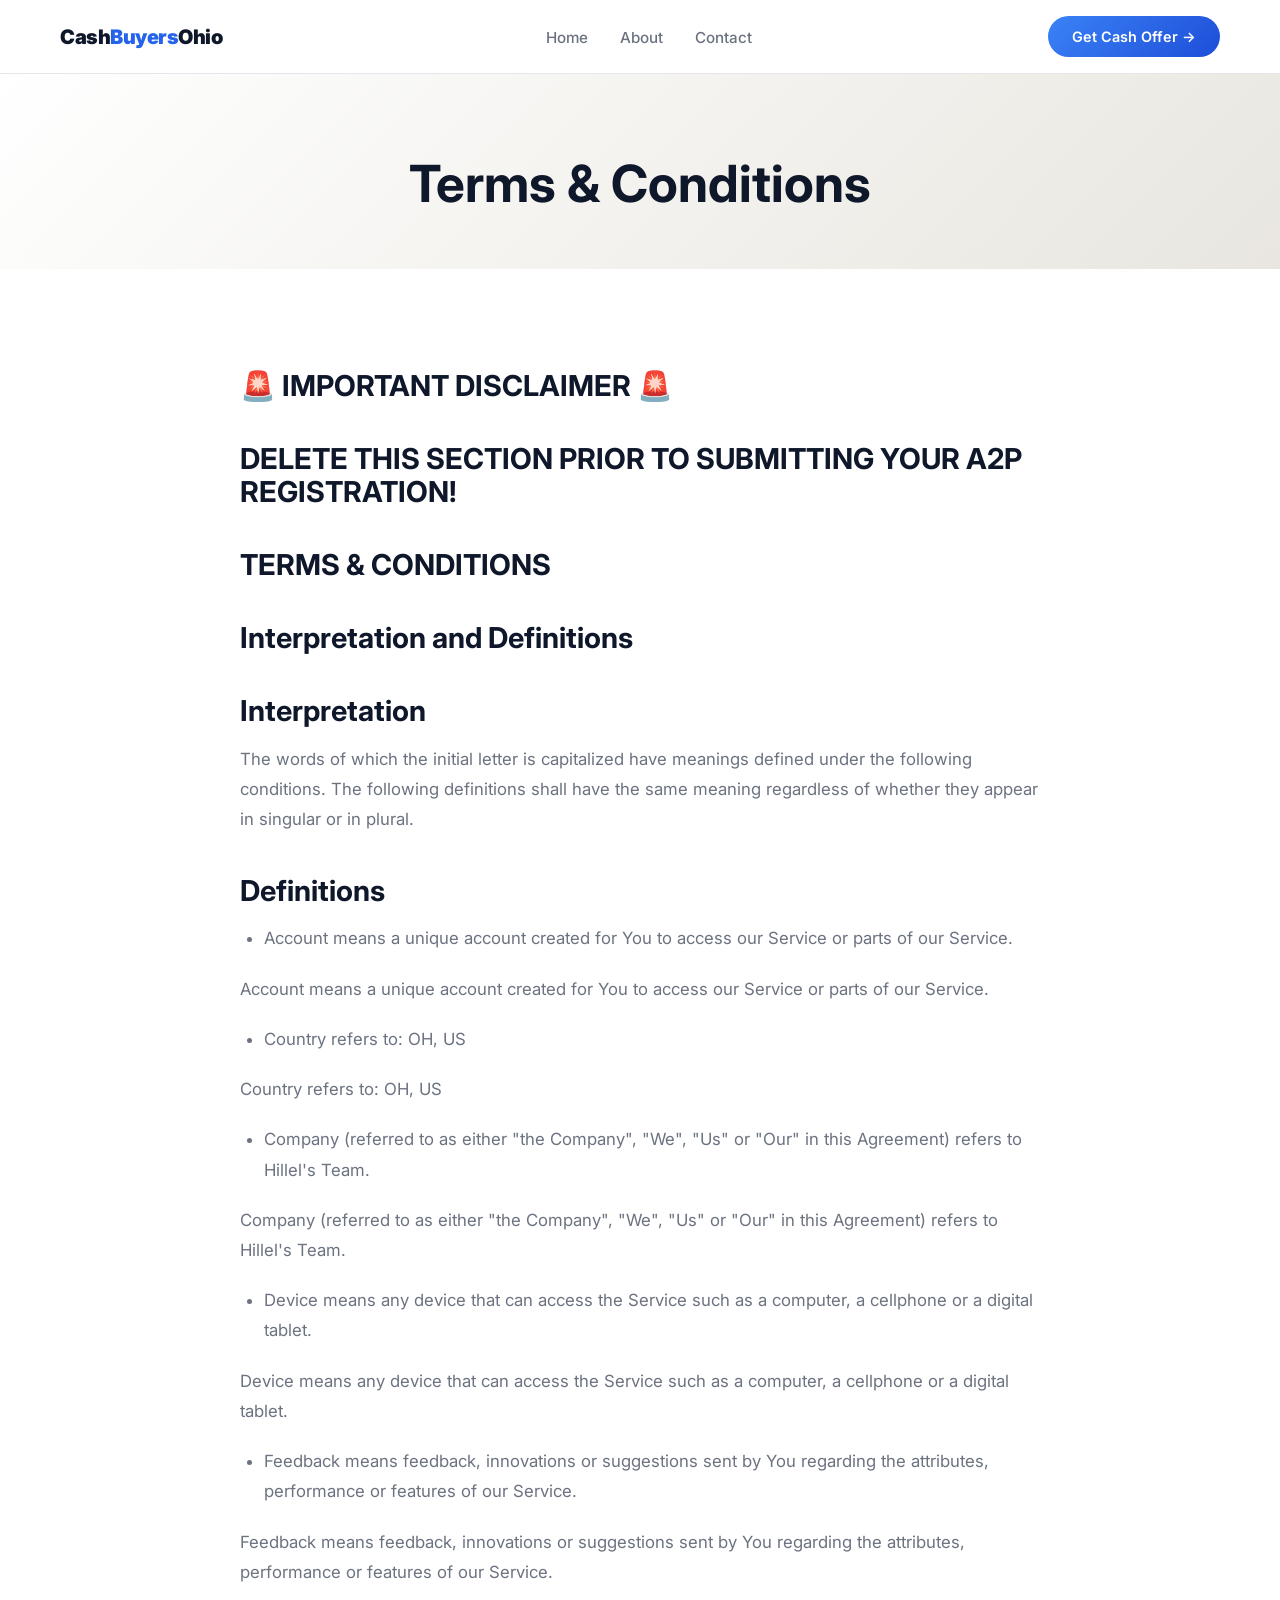
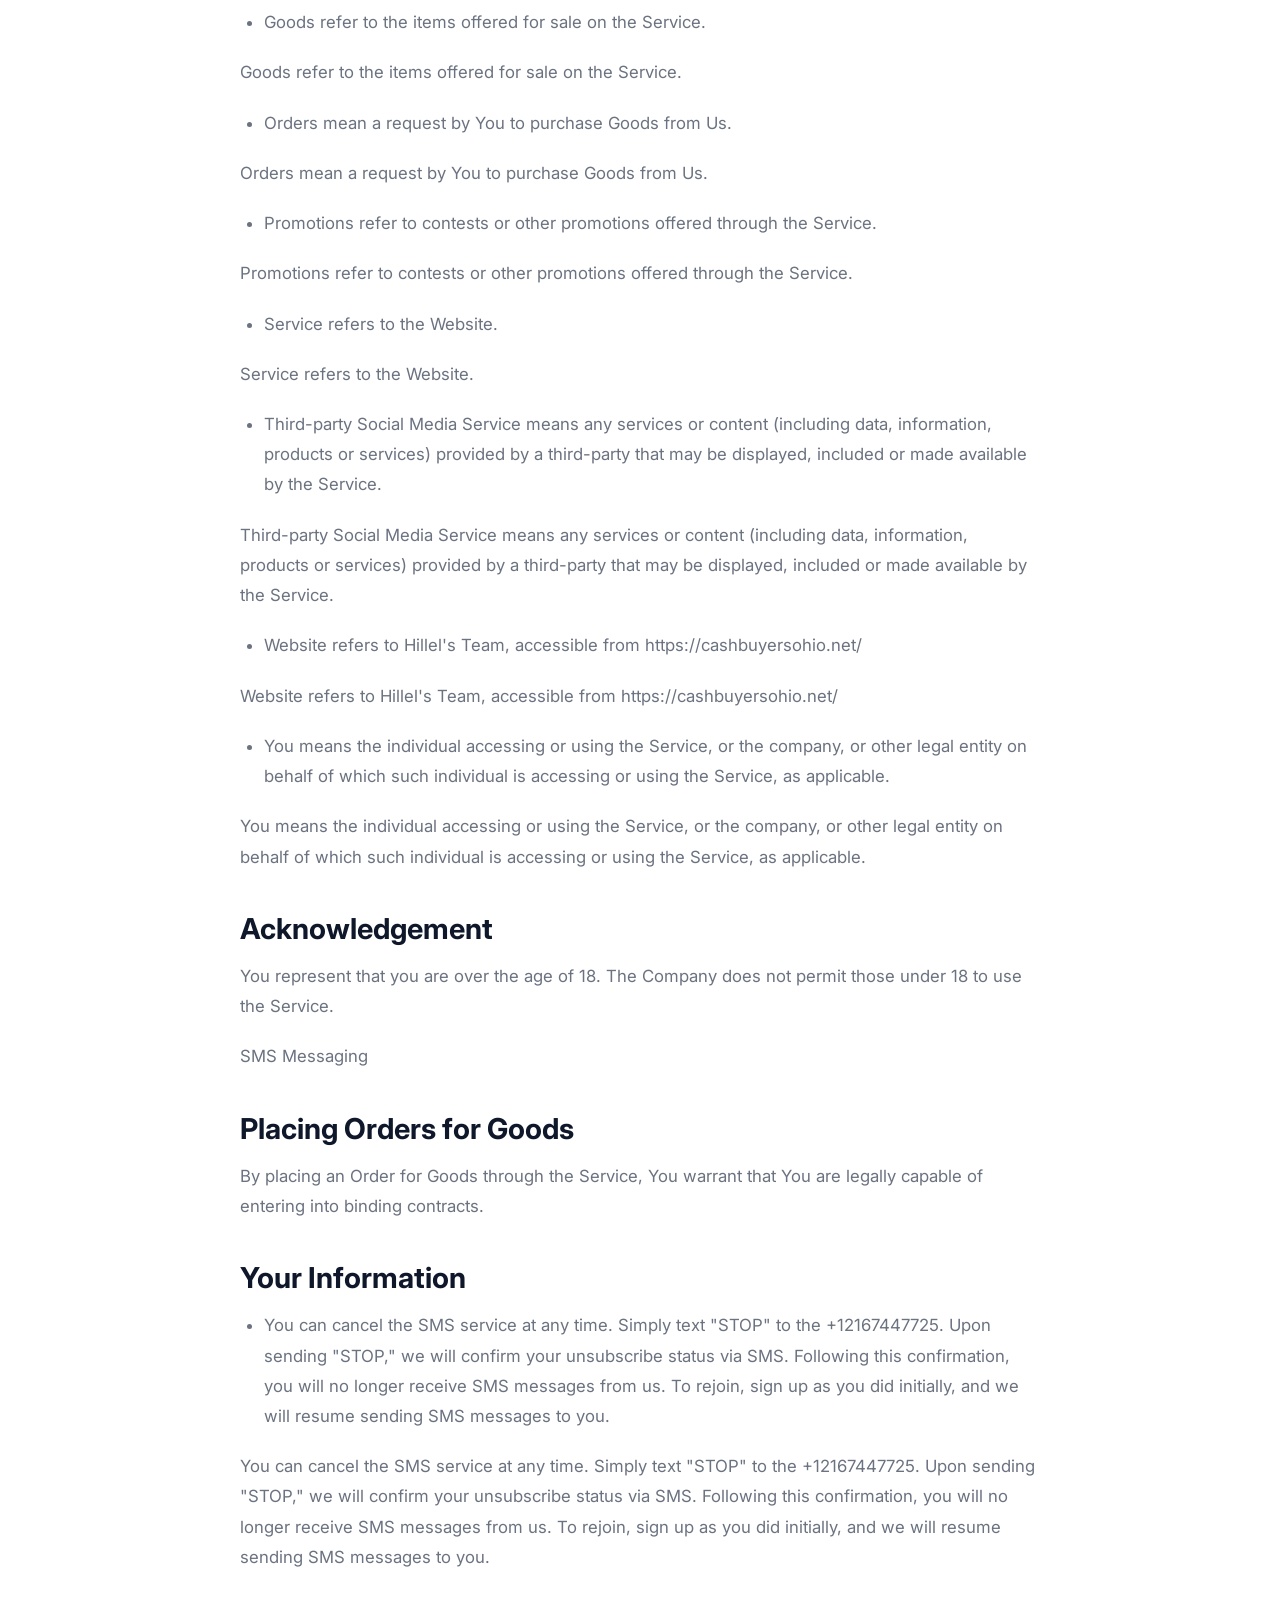
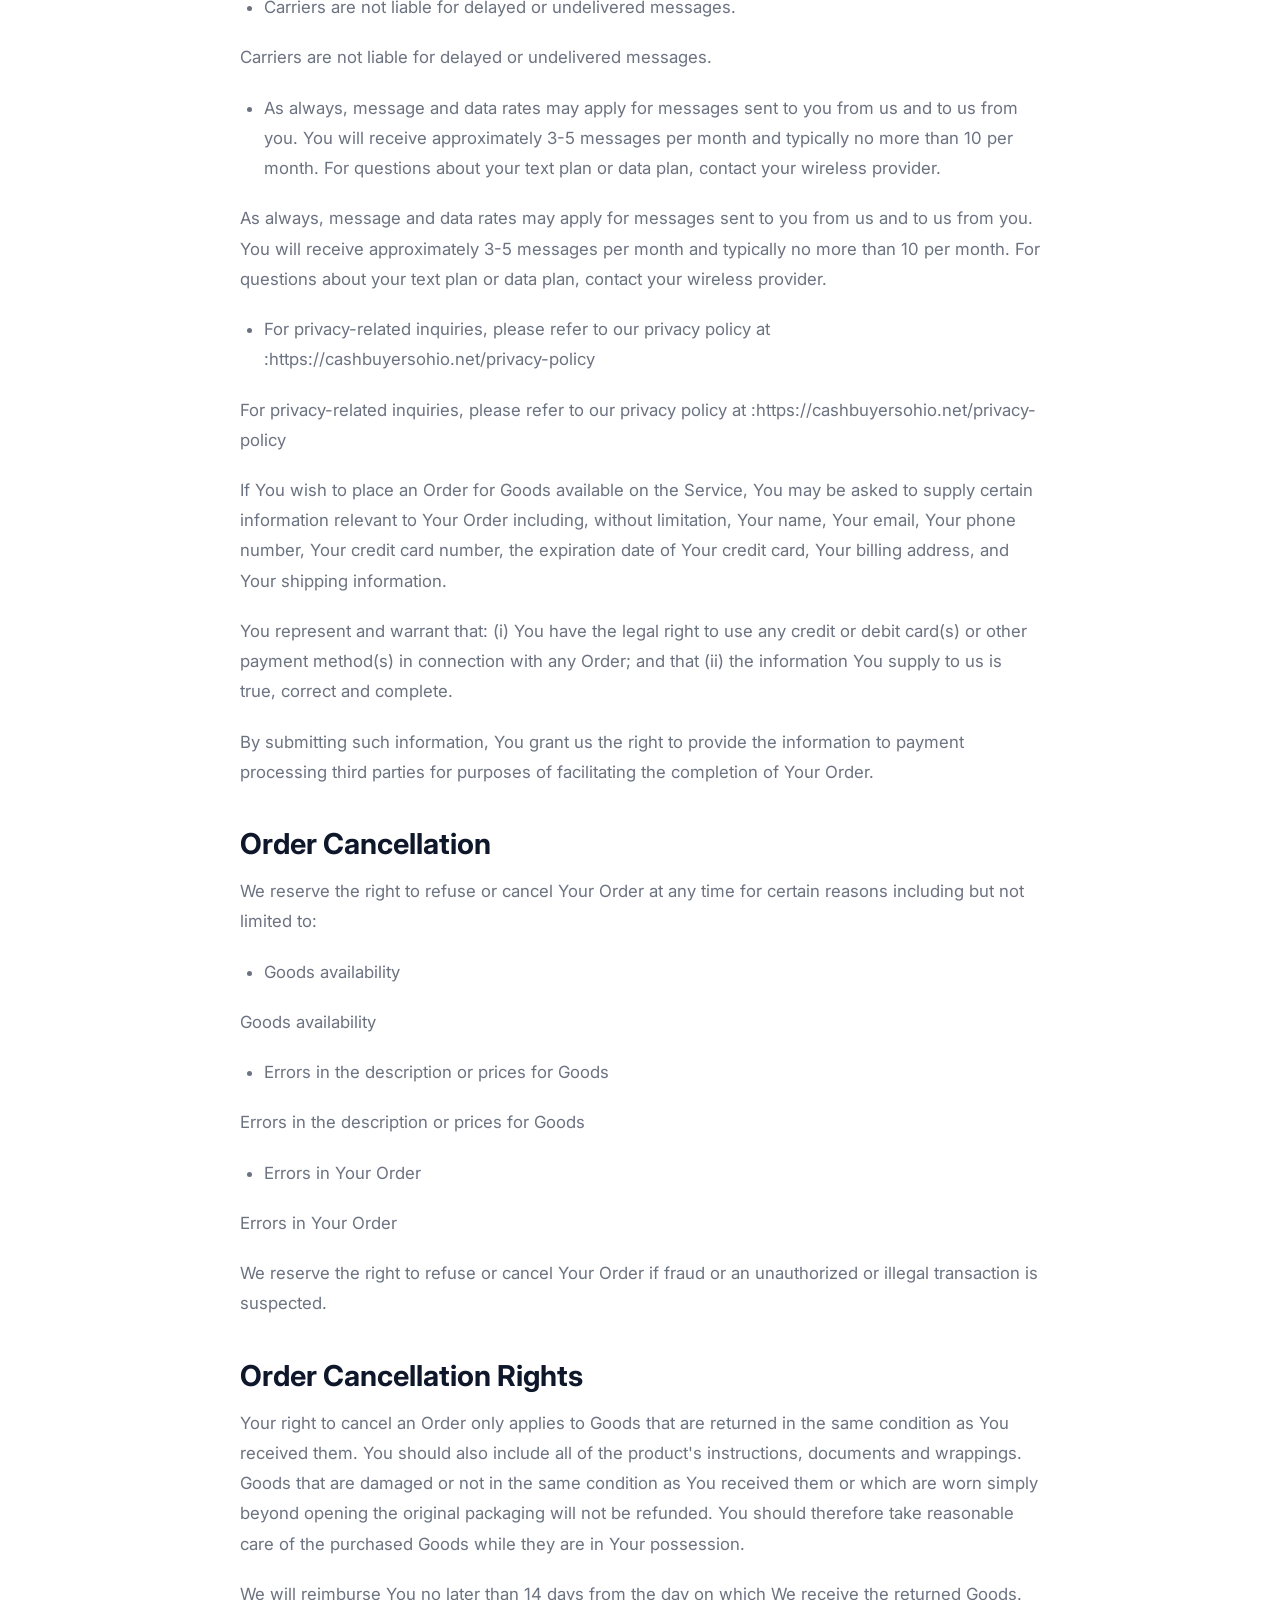
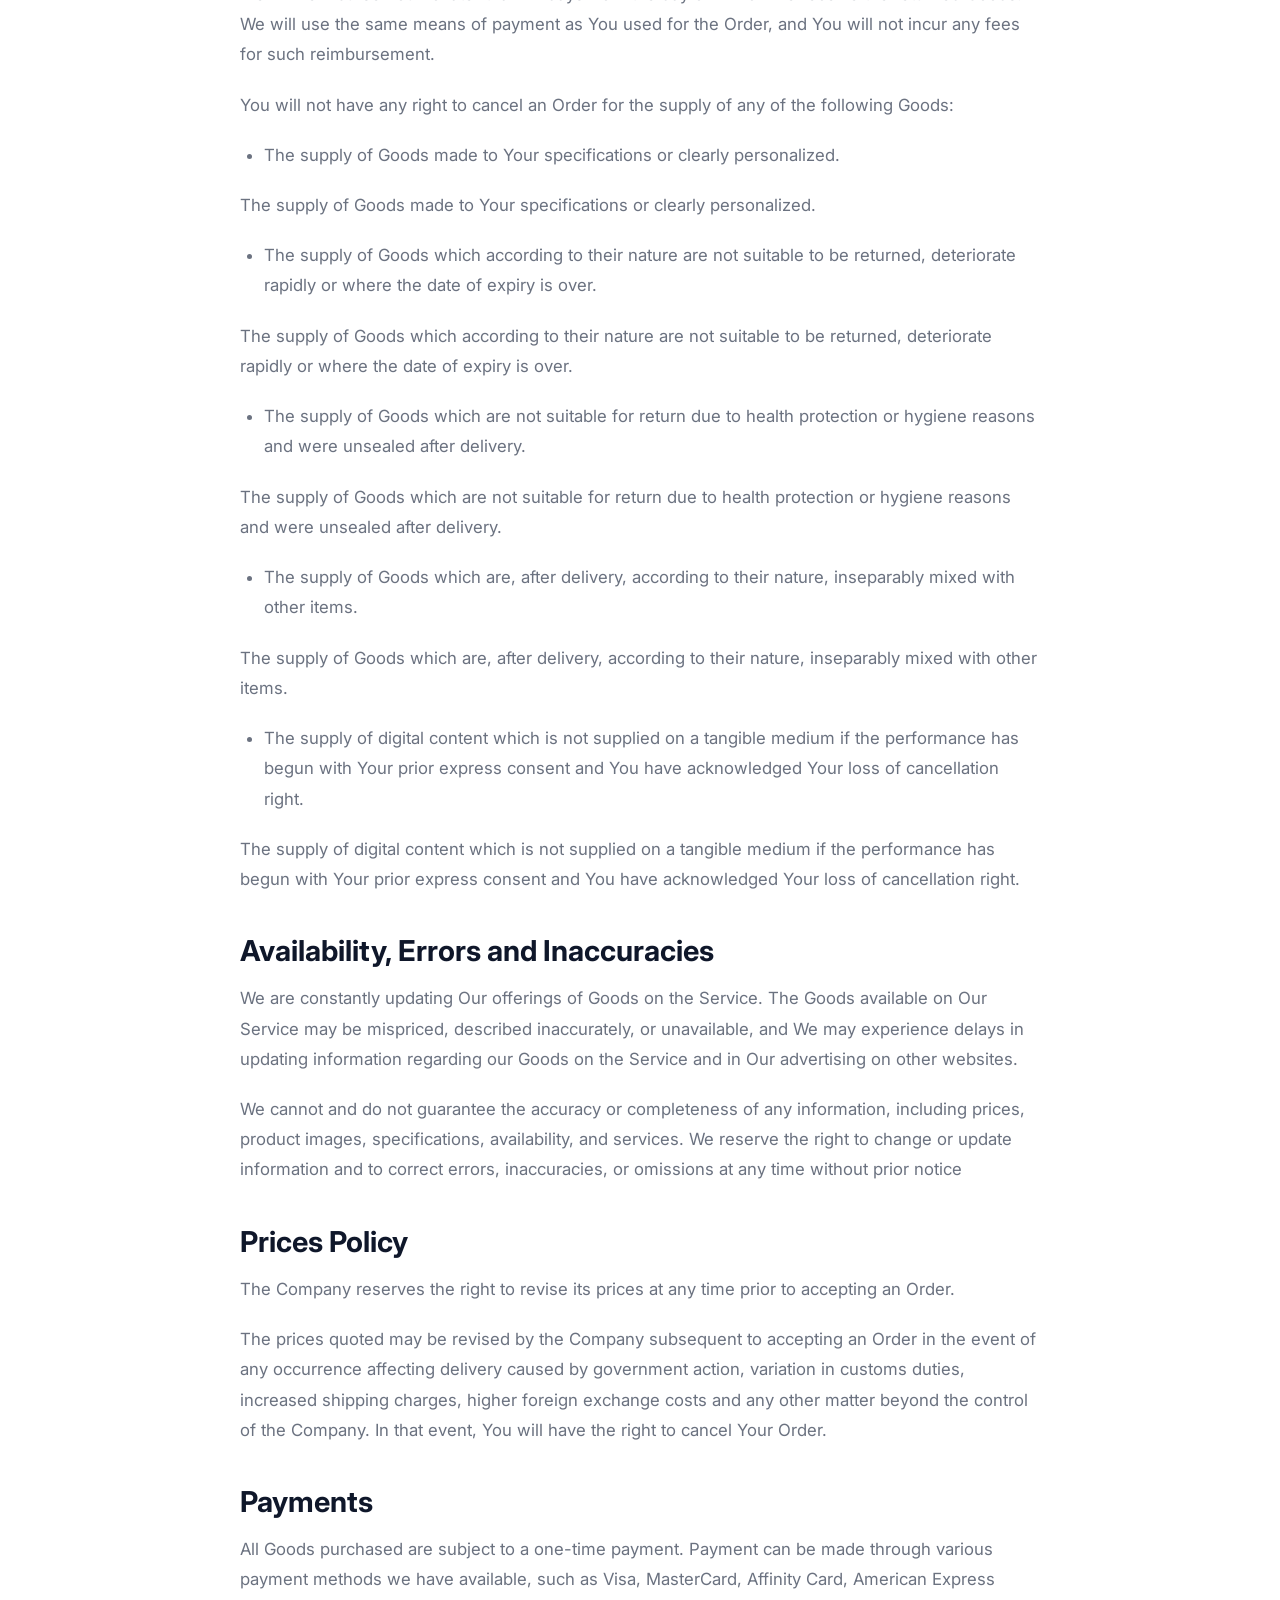
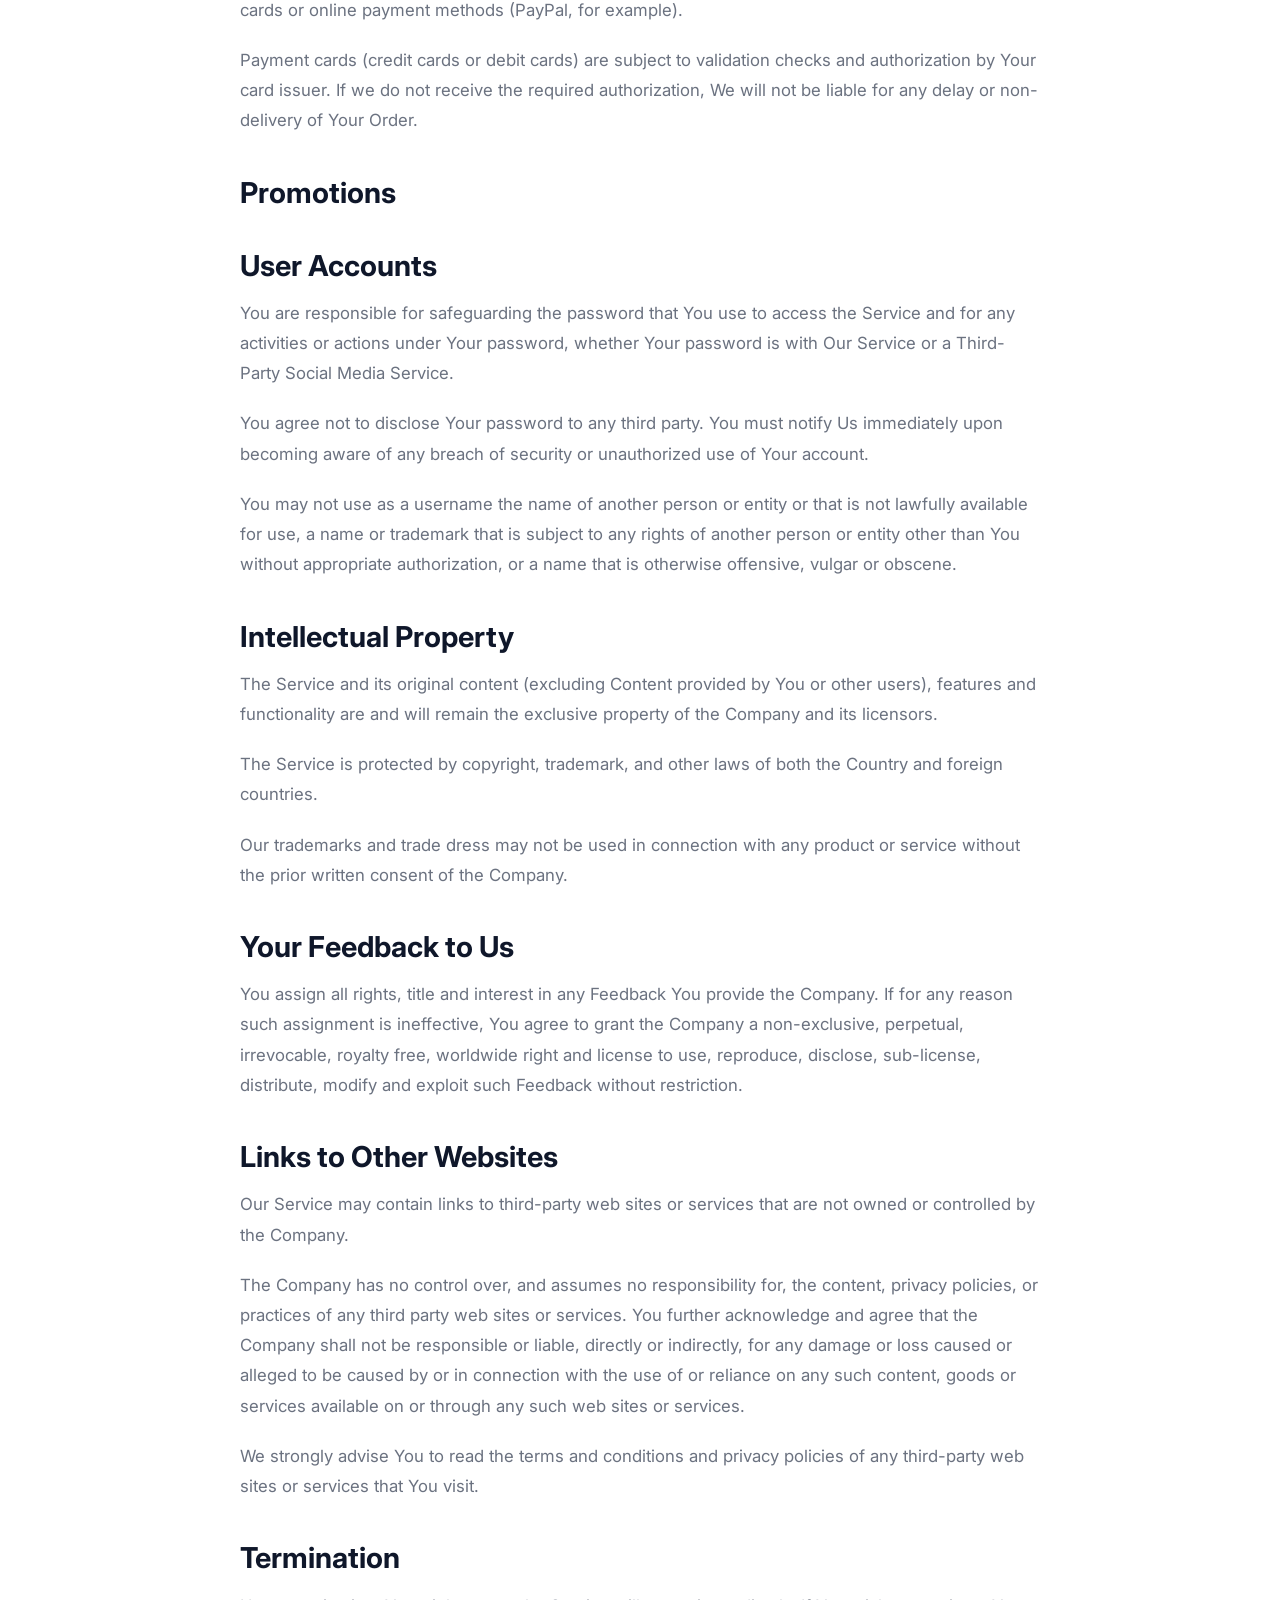
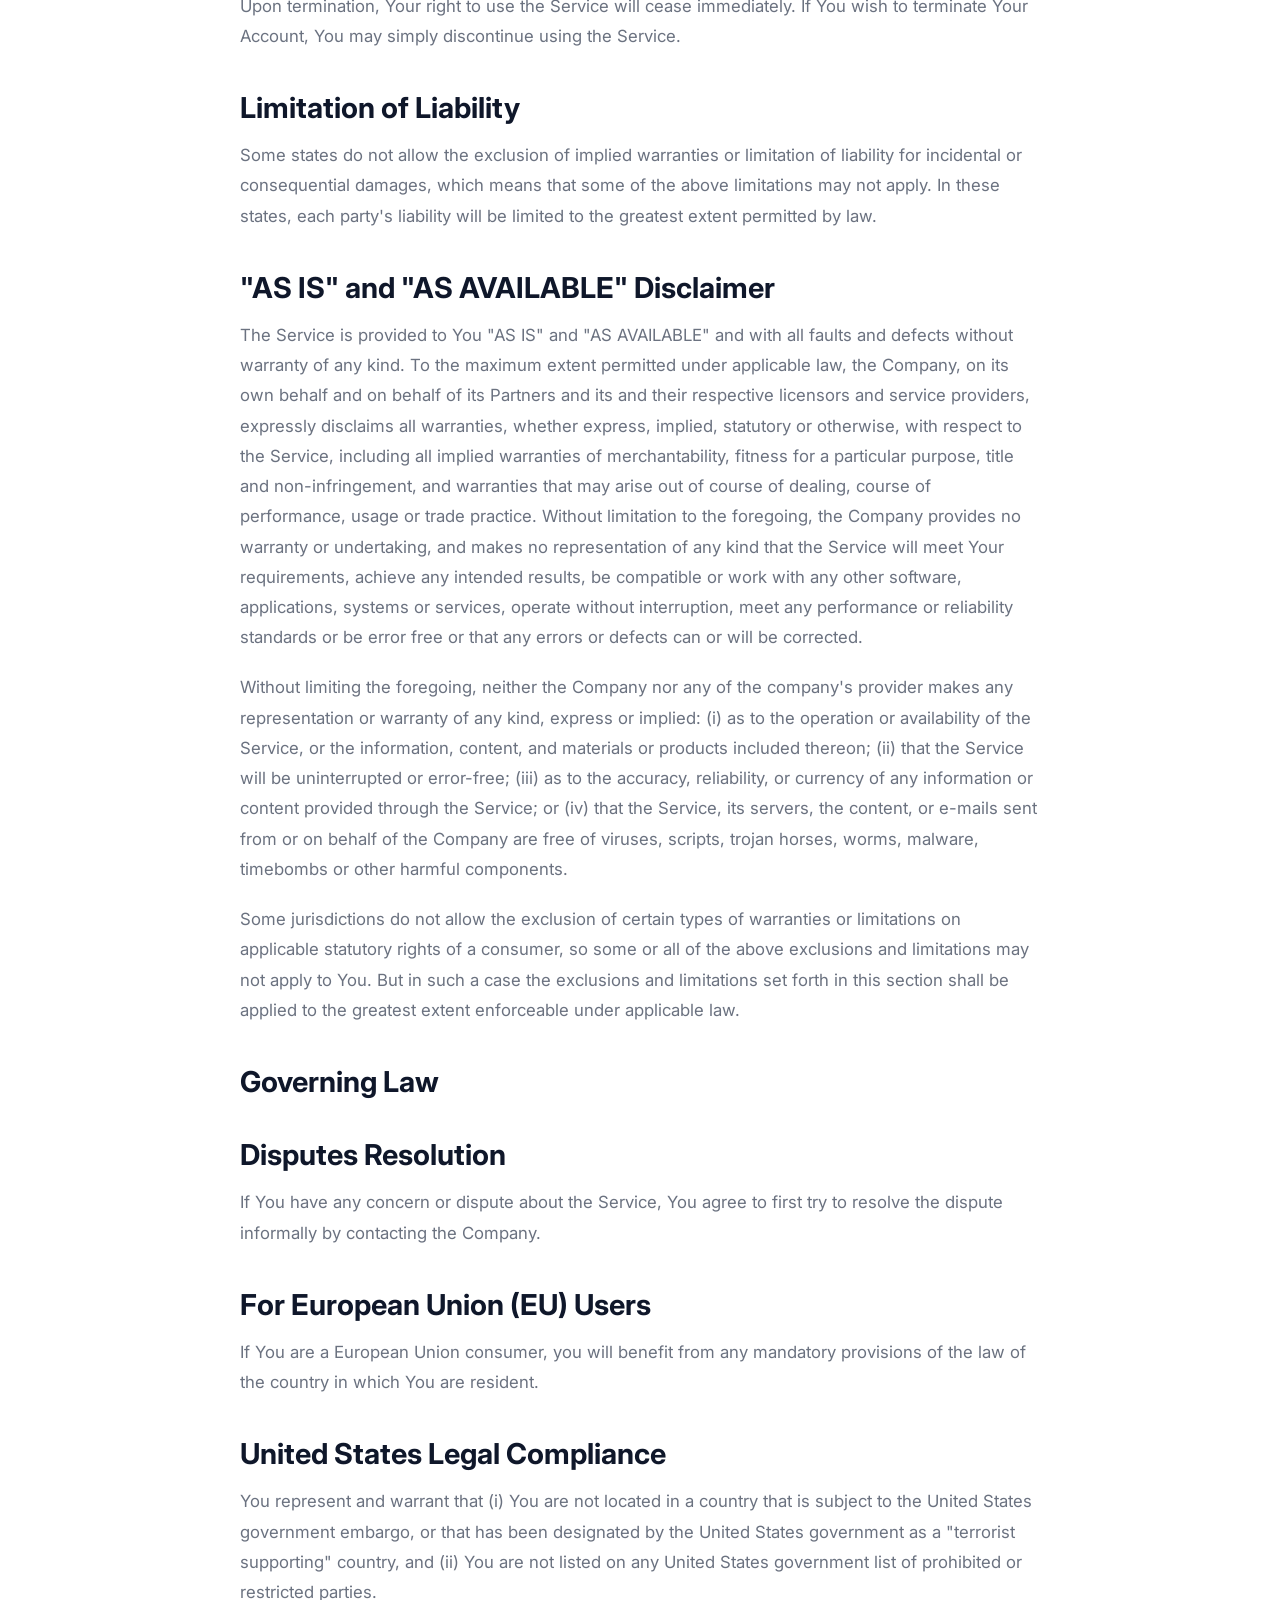
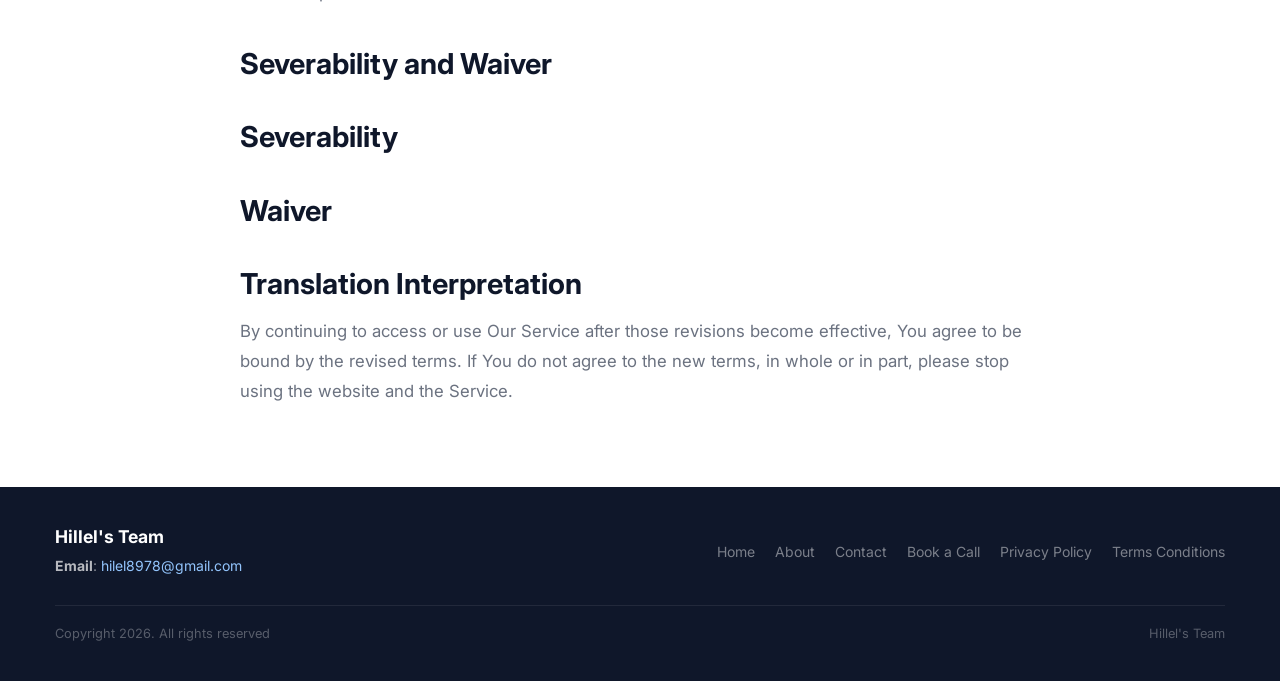
<file: terms-and-conditions.html>
<!DOCTYPE html>
<html lang="en">
<head>
  <meta charset="UTF-8">

  <!-- Google Tag Manager -->
  <script async src="https://www.googletagmanager.com/gtm.js?id=GTM-524V7JMT"></script>
  <script>
    window.dataLayer = window.dataLayer || [];
    function gtag(){dataLayer.push(arguments);}
    gtag('js', new Date());
  </script>
  <!-- End Google Tag Manager -->

  <meta name="viewport" content="width=device-width, initial-scale=1.0">
  <title>Terms &amp; Conditions | Hillel's Team — Cash Buyers Ohio</title>
  <meta name="description" content="Read the terms and conditions for using the Hillel's Team (Cash Buyers Ohio) website and services.">
  <meta name="author" content="Hillel's Team">
  <link rel="canonical" href="https://cashbuyersohio.net/terms-and-conditions.html">
  <meta name="robots" content="index, follow">
  <link rel="preconnect" href="https://fonts.googleapis.com">
  <link rel="preconnect" href="https://fonts.gstatic.com" crossorigin>
  <link href="https://fonts.googleapis.com/css2?family=Inter:ital,wght@0,400..800;1,400..800&display=swap" rel="stylesheet">
  <link rel="stylesheet" href="assets/css/style.css">
</head>
<body>

<!-- ══ NAV ══ -->
<nav class="nav-d5">
  <div class="n-logo"><a href="index.html" style="text-decoration:none;color:inherit;">Cash<em>Buyers</em>Ohio</a></div>
  <div class="n-links" id="mobile-menu">
    <a href="index.html">Home</a>
    <a href="about.html">About</a>
    <a href="contact.html">Contact</a>
  </div>
  <a href="appointment.html" class="n-cta">Get Cash Offer &rarr;</a>
  <button class="hamburger" id="nav-toggle" aria-label="Toggle navigation">
    <span></span><span></span><span></span>
  </button>
</nav>

<!-- ══ PAGE HEADER ══ -->
<header class="page-header" style="padding-bottom: 40px;">
  <h1 class="page-header-title">Terms & Conditions</h1>
</header>

<!-- ══ CONTENT ══ -->
<main class="content-block">
  <div class="content-inner">
    <h2>🚨 IMPORTANT DISCLAIMER 🚨</h2>
<h2>DELETE THIS SECTION PRIOR TO SUBMITTING YOUR A2P REGISTRATION!</h2>
<h2>TERMS & CONDITIONS</h2>
<h2>Interpretation and Definitions</h2>
<h2>Interpretation</h2>
<p>The words of which the initial letter is capitalized have meanings defined under the following conditions. The following definitions shall have the same meaning regardless of whether they appear in singular or in plural.</p>
<h2>Definitions</h2>
<ul>
<li>Account means a unique account created for You to access our Service or parts of our Service.</li>
</ul>
<p>Account means a unique account created for You to access our Service or parts of our Service.</p>
<ul>
<li>Country refers to: OH, US</li>
</ul>
<p>Country refers to: OH, US</p>
<ul>
<li>Company (referred to as either "the Company", "We", "Us" or "Our" in this Agreement) refers to Hillel's Team.</li>
</ul>
<p>Company (referred to as either "the Company", "We", "Us" or "Our" in this Agreement) refers to Hillel's Team.</p>
<ul>
<li>Device means any device that can access the Service such as a computer, a cellphone or a digital tablet.</li>
</ul>
<p>Device means any device that can access the Service such as a computer, a cellphone or a digital tablet.</p>
<ul>
<li>Feedback means feedback, innovations or suggestions sent by You regarding the attributes, performance or features of our Service.</li>
</ul>
<p>Feedback means feedback, innovations or suggestions sent by You regarding the attributes, performance or features of our Service.</p>
<ul>
<li>Goods refer to the items offered for sale on the Service.</li>
</ul>
<p>Goods refer to the items offered for sale on the Service.</p>
<ul>
<li>Orders mean a request by You to purchase Goods from Us.</li>
</ul>
<p>Orders mean a request by You to purchase Goods from Us.</p>
<ul>
<li>Promotions refer to contests or other promotions offered through the Service.</li>
</ul>
<p>Promotions refer to contests or other promotions offered through the Service.</p>
<ul>
<li>Service refers to the Website.</li>
</ul>
<p>Service refers to the Website.</p>
<ul>
<li>Third-party Social Media Service means any services or content (including data, information, products or services) provided by a third-party that may be displayed, included or made available by the Service.</li>
</ul>
<p>Third-party Social Media Service means any services or content (including data, information, products or services) provided by a third-party that may be displayed, included or made available by the Service.</p>
<ul>
<li>Website refers to Hillel's Team, accessible from https://cashbuyersohio.net/</li>
</ul>
<p>Website refers to Hillel's Team, accessible from https://cashbuyersohio.net/</p>
<ul>
<li>You means the individual accessing or using the Service, or the company, or other legal entity on behalf of which such individual is accessing or using the Service, as applicable.</li>
</ul>
<p>You means the individual accessing or using the Service, or the company, or other legal entity on behalf of which such individual is accessing or using the Service, as applicable.</p>
<h2>Acknowledgement</h2>
<p>You represent that you are over the age of 18. The Company does not permit those under 18 to use the Service.</p>
<p>SMS Messaging</p>
<h2>Placing Orders for Goods</h2>
<p>By placing an Order for Goods through the Service, You warrant that You are legally capable of entering into binding contracts.</p>
<h2>Your Information</h2>
<ul>
<li>You can cancel the SMS service at any time. Simply text "STOP" to the +12167447725. Upon sending "STOP," we will confirm your unsubscribe status via SMS. Following this confirmation, you will no longer receive SMS messages from us. To rejoin, sign up as you did initially, and we will resume sending SMS messages to you.</li>
</ul>
<p>You can cancel the SMS service at any time. Simply text "STOP" to the +12167447725. Upon sending "STOP," we will confirm your unsubscribe status via SMS. Following this confirmation, you will no longer receive SMS messages from us. To rejoin, sign up as you did initially, and we will resume sending SMS messages to you.</p>
<ul>
<li>Carriers are not liable for delayed or undelivered messages.</li>
</ul>
<p>Carriers are not liable for delayed or undelivered messages.</p>
<ul>
<li>As always, message and data rates may apply for messages sent to you from us and to us from you. You will receive approximately 3-5 messages per month and typically no more than 10 per month. For questions about your text plan or data plan, contact your wireless provider.</li>
</ul>
<p>As always, message and data rates may apply for messages sent to you from us and to us from you. You will receive approximately 3-5 messages per month and typically no more than 10 per month. For questions about your text plan or data plan, contact your wireless provider.</p>
<ul>
<li>For privacy-related inquiries, please refer to our privacy policy at :https://cashbuyersohio.net/privacy-policy</li>
</ul>
<p>For privacy-related inquiries, please refer to our privacy policy at :https://cashbuyersohio.net/privacy-policy</p>
<p>If You wish to place an Order for Goods available on the Service, You may be asked to supply certain information relevant to Your Order including, without limitation, Your name, Your email, Your phone number, Your credit card number, the expiration date of Your credit card, Your billing address, and Your shipping information.</p>
<p>You represent and warrant that: (i) You have the legal right to use any credit or debit card(s) or other payment method(s) in connection with any Order; and that (ii) the information You supply to us is true, correct and complete.</p>
<p>By submitting such information, You grant us the right to provide the information to payment processing third parties for purposes of facilitating the completion of Your Order.</p>
<h2>Order Cancellation</h2>
<p>We reserve the right to refuse or cancel Your Order at any time for certain reasons including but not limited to:</p>
<ul>
<li>Goods availability</li>
</ul>
<p>Goods availability</p>
<ul>
<li>Errors in the description or prices for Goods</li>
</ul>
<p>Errors in the description or prices for Goods</p>
<ul>
<li>Errors in Your Order</li>
</ul>
<p>Errors in Your Order</p>
<p>We reserve the right to refuse or cancel Your Order if fraud or an unauthorized or illegal transaction is suspected.</p>
<h2>Order Cancellation Rights</h2>
<p>Your right to cancel an Order only applies to Goods that are returned in the same condition as You received them. You should also include all of the product's instructions, documents and wrappings. Goods that are damaged or not in the same condition as You received them or which are worn simply beyond opening the original packaging will not be refunded. You should therefore take reasonable care of the purchased Goods while they are in Your possession.</p>
<p>We will reimburse You no later than 14 days from the day on which We receive the returned Goods. We will use the same means of payment as You used for the Order, and You will not incur any fees for such reimbursement.</p>
<p>You will not have any right to cancel an Order for the supply of any of the following Goods:</p>
<ul>
<li>The supply of Goods made to Your specifications or clearly personalized.</li>
</ul>
<p>The supply of Goods made to Your specifications or clearly personalized.</p>
<ul>
<li>The supply of Goods which according to their nature are not suitable to be returned, deteriorate rapidly or where the date of expiry is over.</li>
</ul>
<p>The supply of Goods which according to their nature are not suitable to be returned, deteriorate rapidly or where the date of expiry is over.</p>
<ul>
<li>The supply of Goods which are not suitable for return due to health protection or hygiene reasons and were unsealed after delivery.</li>
</ul>
<p>The supply of Goods which are not suitable for return due to health protection or hygiene reasons and were unsealed after delivery.</p>
<ul>
<li>The supply of Goods which are, after delivery, according to their nature, inseparably mixed with other items.</li>
</ul>
<p>The supply of Goods which are, after delivery, according to their nature, inseparably mixed with other items.</p>
<ul>
<li>The supply of digital content which is not supplied on a tangible medium if the performance has begun with Your prior express consent and You have acknowledged Your loss of cancellation right.</li>
</ul>
<p>The supply of digital content which is not supplied on a tangible medium if the performance has begun with Your prior express consent and You have acknowledged Your loss of cancellation right.</p>
<h2>Availability, Errors and Inaccuracies</h2>
<p>We are constantly updating Our offerings of Goods on the Service. The Goods available on Our Service may be mispriced, described inaccurately, or unavailable, and We may experience delays in updating information regarding our Goods on the Service and in Our advertising on other websites.</p>
<p>We cannot and do not guarantee the accuracy or completeness of any information, including prices, product images, specifications, availability, and services. We reserve the right to change or update information and to correct errors, inaccuracies, or omissions at any time without prior notice</p>
<h2>Prices Policy</h2>
<p>The Company reserves the right to revise its prices at any time prior to accepting an Order.</p>
<p>The prices quoted may be revised by the Company subsequent to accepting an Order in the event of any occurrence affecting delivery caused by government action, variation in customs duties, increased shipping charges, higher foreign exchange costs and any other matter beyond the control of the Company. In that event, You will have the right to cancel Your Order.</p>
<h2>Payments</h2>
<p>All Goods purchased are subject to a one-time payment. Payment can be made through various payment methods we have available, such as Visa, MasterCard, Affinity Card, American Express cards or online payment methods (PayPal, for example).</p>
<p>Payment cards (credit cards or debit cards) are subject to validation checks and authorization by Your card issuer. If we do not receive the required authorization, We will not be liable for any delay or non-delivery of Your Order.</p>
<h2>Promotions</h2>
<h2>User Accounts</h2>
<p>You are responsible for safeguarding the password that You use to access the Service and for any activities or actions under Your password, whether Your password is with Our Service or a Third-Party Social Media Service.</p>
<p>You agree not to disclose Your password to any third party. You must notify Us immediately upon becoming aware of any breach of security or unauthorized use of Your account.</p>
<p>You may not use as a username the name of another person or entity or that is not lawfully available for use, a name or trademark that is subject to any rights of another person or entity other than You without appropriate authorization, or a name that is otherwise offensive, vulgar or obscene.</p>
<h2>Intellectual Property</h2>
<p>The Service and its original content (excluding Content provided by You or other users), features and functionality are and will remain the exclusive property of the Company and its licensors.</p>
<p>The Service is protected by copyright, trademark, and other laws of both the Country and foreign countries.</p>
<p>Our trademarks and trade dress may not be used in connection with any product or service without the prior written consent of the Company.</p>
<h2>Your Feedback to Us</h2>
<p>You assign all rights, title and interest in any Feedback You provide the Company. If for any reason such assignment is ineffective, You agree to grant the Company a non-exclusive, perpetual, irrevocable, royalty free, worldwide right and license to use, reproduce, disclose, sub-license, distribute, modify and exploit such Feedback without restriction.</p>
<h2>Links to Other Websites</h2>
<p>Our Service may contain links to third-party web sites or services that are not owned or controlled by the Company.</p>
<p>The Company has no control over, and assumes no responsibility for, the content, privacy policies, or practices of any third party web sites or services. You further acknowledge and agree that the Company shall not be responsible or liable, directly or indirectly, for any damage or loss caused or alleged to be caused by or in connection with the use of or reliance on any such content, goods or services available on or through any such web sites or services.</p>
<p>We strongly advise You to read the terms and conditions and privacy policies of any third-party web sites or services that You visit.</p>
<h2>Termination</h2>
<p>Upon termination, Your right to use the Service will cease immediately. If You wish to terminate Your Account, You may simply discontinue using the Service.</p>
<h2>Limitation of Liability</h2>
<p>Some states do not allow the exclusion of implied warranties or limitation of liability for incidental or consequential damages, which means that some of the above limitations may not apply. In these states, each party's liability will be limited to the greatest extent permitted by law.</p>
<h2>"AS IS" and "AS AVAILABLE" Disclaimer</h2>
<p>The Service is provided to You "AS IS" and "AS AVAILABLE" and with all faults and defects without warranty of any kind. To the maximum extent permitted under applicable law, the Company, on its own behalf and on behalf of its Partners and its and their respective licensors and service providers, expressly disclaims all warranties, whether express, implied, statutory or otherwise, with respect to the Service, including all implied warranties of merchantability, fitness for a particular purpose, title and non-infringement, and warranties that may arise out of course of dealing, course of performance, usage or trade practice. Without limitation to the foregoing, the Company provides no warranty or undertaking, and makes no representation of any kind that the Service will meet Your requirements, achieve any intended results, be compatible or work with any other software, applications, systems or services, operate without interruption, meet any performance or reliability standards or be error free or that any errors or defects can or will be corrected.</p>
<p>Without limiting the foregoing, neither the Company nor any of the company's provider makes any representation or warranty of any kind, express or implied: (i) as to the operation or availability of the Service, or the information, content, and materials or products included thereon; (ii) that the Service will be uninterrupted or error-free; (iii) as to the accuracy, reliability, or currency of any information or content provided through the Service; or (iv) that the Service, its servers, the content, or e-mails sent from or on behalf of the Company are free of viruses, scripts, trojan horses, worms, malware, timebombs or other harmful components.</p>
<p>Some jurisdictions do not allow the exclusion of certain types of warranties or limitations on applicable statutory rights of a consumer, so some or all of the above exclusions and limitations may not apply to You. But in such a case the exclusions and limitations set forth in this section shall be applied to the greatest extent enforceable under applicable law.</p>
<h2>Governing Law</h2>
<h2>Disputes Resolution</h2>
<p>If You have any concern or dispute about the Service, You agree to first try to resolve the dispute informally by contacting the Company.</p>
<h2>For European Union (EU) Users</h2>
<p>If You are a European Union consumer, you will benefit from any mandatory provisions of the law of the country in which You are resident.</p>
<h2>United States Legal Compliance</h2>
<p>You represent and warrant that (i) You are not located in a country that is subject to the United States government embargo, or that has been designated by the United States government as a "terrorist supporting" country, and (ii) You are not listed on any United States government list of prohibited or restricted parties.</p>
<h2>Severability and Waiver</h2>
<h2>Severability</h2>
<h2>Waiver</h2>
<h2>Translation Interpretation</h2>
<p>By continuing to access or use Our Service after those revisions become effective, You agree to be bound by the revised terms. If You do not agree to the new terms, in whole or in part, please stop using the website and the Service.</p>

  </div>
</main>

<!-- ══ FOOTER ══ -->
<footer id="footer">
  <div class="footer-inner">
    <div class="footer-top">
      <div class="footer-brand">
        <h3>Hillel's Team</h3>
        <div class="footer-contact">
          <p><strong style="color:rgba(255,255,255,.7);">Email</strong>: <a href="mailto:hilel8978@gmail.com">hilel8978@gmail.com</a></p>
        </div>
      </div>
      <div class="footer-links">
        <a href="index.html">Home</a>
        <a href="about.html">About</a>
        <a href="contact.html">Contact</a>
        <a href="appointment.html">Book a Call</a>
        <a href="privacy-policy.html">Privacy Policy</a>
        <a href="terms-and-conditions.html">Terms Conditions</a>
      </div>
    </div>
    <div class="footer-legal">
      <p>Copyright 2026. All rights reserved</p>
      <p>Hillel's Team</p>
    </div>
  </div>
</footer>

<script>
  const navToggle = document.getElementById('nav-toggle');
  const mobileMenu = document.getElementById('mobile-menu');
  if (navToggle && mobileMenu) {
    navToggle.addEventListener('click', function() {
      navToggle.classList.toggle('open');
      mobileMenu.classList.toggle('open');
    });
    mobileMenu.querySelectorAll('a').forEach(link => {
      link.addEventListener('click', () => {
        navToggle.classList.remove('open');
        mobileMenu.classList.remove('open');
      });
    });
  }
</script>


<!-- Sticky Bottom CTA (Mobile Only) -->
<div class="mobile-bottom-cta-d5">
  <a href="appointment.html" class="n-cta-bottom">Get My Cash Offer</a>
</div>
</body>
</html>
</file>
<file: assets/css/style.css>
*, *::before, *::after { box-sizing: border-box; margin: 0; padding: 0; }

:root {
  --font-sans: 'Inter', system-ui, -apple-system, BlinkMacSystemFont, 'Segoe UI', sans-serif;
  --blue:     #2563eb;
  --blue-dk:  #1d4ed8;
  --blue-lt:  #eff6ff;
  --green:    #10b981;
  --navy:     #0f172a;
  --gray:     #6b7280;
  --gray-lt:  #f9fafb;
  --border:   #e5e7eb;
  --white:    #ffffff;
  --gold:     #f59e0b;
  --radius:   12px;
  --shadow-sm: 0 4px 16px rgba(15,23,42,.06);
  --shadow:    0 12px 40px rgba(15,23,42,.10);
}

html { scroll-behavior: smooth; }
body {
  font-family: var(--font-sans);
  background: var(--white);
  color: var(--navy);
  overflow-x: hidden;
}

button, input, textarea, select {
  font: inherit;
}

/* ── ANIMATIONS ── */
@keyframes fadeUp { from { opacity:0; transform:translateY(24px); } to { opacity:1; transform:translateY(0); } }
.fade-up { animation: fadeUp .65s ease both; }
.d1 { animation-delay:.1s; } .d2 { animation-delay:.2s; }
.d3 { animation-delay:.3s; } .d4 { animation-delay:.4s; }

h1,h2,h3 { font-family: inherit; line-height: 1.15; }

/* ── NAV ── */
nav {
  position: sticky; top: 0; z-index: 100;
  background: rgba(255,255,255,.92); backdrop-filter: blur(14px);
  border-bottom: 1px solid var(--border);
}
.nav-inner {
  max-width: 1170px; margin: 0 auto; padding: 0 20px;
  display: flex; align-items: center; justify-content: space-between;
  height: 66px;
}
.nav-logo-img { height: 40px; object-fit: contain; display: block; }
.nav-links { display: flex; gap: 4px; align-items: center; }
.nav-links a {
  color: var(--gray); text-decoration: none;
  font-size: .875rem; font-weight: 500; padding: 8px 14px; border-radius: 50px;
  transition: color .2s, background .2s;
}
.nav-links a:hover { color: var(--navy); background: var(--gray-lt); }
.nav-links .nav-cta {
  background: var(--blue); color: var(--white) !important;
  font-weight: 600; padding: 9px 20px; border-radius: 50px;
}
.nav-links .nav-cta:hover { background: var(--blue-dk); }
.hamburger { display: none; background: none; border: none; cursor: pointer; padding: 8px; }
.hamburger span { display: block; width: 22px; height: 2px; background: var(--navy); margin: 5px 0; border-radius: 2px; transition: all .3s; }

/* ── HERO ── */
.hero {
  background: linear-gradient(135deg, #ffffff 0%, #e8e6df 100%);
  padding: 80px 20px;
  position: relative;
  isolation: isolate;
}
.hero-owner {
  background-image: url('../images/hero-owner-professional.png');
  background-size: cover;
  background-position: center 30%;
}
.hero-owner::before {
  content: "";
  position: absolute;
  inset: 0;
  background: linear-gradient(100deg, rgba(15,23,42,.82) 0%, rgba(15,23,42,.65) 48%, rgba(15,23,42,.45) 100%);
  z-index: -1;
}
.hero-inner {
  max-width: 1170px; margin: 0 auto;
  display: grid; grid-template-columns: 1fr 420px; gap: 60px; align-items: center;
  position: relative;
  z-index: 1;
}
.hero-badge {
  display: inline-block;
  color: var(--blue); font-size: .8rem; font-weight: 700; letter-spacing: .1em;
  text-transform: uppercase; margin-bottom: 20px;
}
.hero-title {
  font-size: clamp(2.4rem, 5vw, 3.8rem);
  color: var(--navy); margin-bottom: 24px;
  max-width: 780px;
}
.hero-title em { font-style: italic; color: var(--blue); }
.hero-desc { color: var(--gray); font-size: 1.05rem; line-height: 1.75; max-width: 500px; margin-bottom: 36px; }
.hero-btns { display: flex; gap: 12px; flex-wrap: wrap; }
.hero-owner .hero-badge {
  color: #fbbf24;
  background: rgba(15,23,42,.5);
  padding: 8px 12px;
  border-radius: 999px;
}
.hero-owner .hero-title { color: #ffffff; text-shadow: 0 10px 28px rgba(0,0,0,.35); }
.hero-owner .hero-desc { color: rgba(255,255,255,.88); max-width: 620px; }
.hero-hook {
  display: flex;
  flex-wrap: wrap;
  gap: 10px;
  margin-top: 20px;
}
.hero-hook span {
  display: inline-flex;
  align-items: center;
  padding: 9px 14px;
  border-radius: 999px;
  font-size: .8rem;
  font-weight: 700;
  letter-spacing: .04em;
  text-transform: uppercase;
  color: #ffffff;
  border: 1px solid rgba(255,255,255,.35);
  background: rgba(255,255,255,.12);
}

/* ── BUTTONS ── */
.btn {
  display: inline-flex; align-items: center; gap: 8px;
  padding: 14px 28px; border-radius: 10px; font-weight: 600; font-size: .95rem;
  text-decoration: none; border: none; cursor: pointer; font-family: inherit;
  transition: all .2s;
}
.btn-blue  { background: linear-gradient(135deg, #3b82f6 0%, #1d4ed8 100%); color: var(--white); box-shadow: 0 12px 30px rgba(15,23,42,.18); }
.btn-blue:hover  { background: var(--blue-dk); transform: translateY(-2px); }
.btn-outline { background: var(--white); color: var(--navy); border: 1px solid var(--border); box-shadow: 0 4px 12px rgba(15,23,42,.03); }
.btn-outline:hover { background: var(--gray-lt); transform: translateY(-2px); }
.btn-cobalt { background: linear-gradient(135deg, #3b82f6 0%, #1d4ed8 100%); color: var(--white); box-shadow: 0 12px 30px rgba(15,23,42,.18); }
.btn-cobalt:hover { background: var(--blue-dk); transform: translateY(-2px); }
.btn-green  { background: var(--green); color: var(--white); }
.btn-green:hover { background: #0d9f72; transform: translateY(-2px); }
.btn-full { width: 100%; justify-content: center; }

/* ── INQUIRY CARD ── */
.inquiry-card {
  background: rgba(255,255,255,.96); border-radius: 16px;
  box-shadow: 0 20px 50px rgba(15,23,42,.24);
  padding: 36px 32px 28px;
  border: 1px solid rgba(255,255,255,.5);
}
.inquiry-card h3 { font-size: 1.3rem; margin-bottom: 10px; color: var(--navy); }
.inquiry-card p { color: var(--gray); font-size: .9rem; line-height: 1.65; margin-bottom: 28px; }

/* ── SECTIONS ── */
section { padding: 80px 20px; }
.section-inner { max-width: 1170px; margin: 0 auto; }
.section-label {
  font-size: .8rem; font-weight: 700; letter-spacing: .12em;
  text-transform: uppercase; color: var(--blue); margin-bottom: 10px;
}
.section-title { font-size: clamp(1.9rem, 3.5vw, 2.7rem); color: var(--navy); margin-bottom: 16px; }
.section-desc { color: var(--gray); font-size: 1.05rem; line-height: 1.8; }

/* ── FORMS ── */
.form-group { margin-bottom: 20px; }
.form-group label { display: block; font-size: 0.9rem; font-weight: 600; color: var(--navy); margin-bottom: 8px; }
.form-control {
  width: 100%; padding: 14px 16px; font-size: 1rem;
  border: 1px solid var(--border); border-radius: 10px; background: var(--gray-lt);
  transition: all .2s; color: var(--navy);
}
.form-control:focus { outline: none; border-color: var(--blue); background: var(--white); box-shadow: 0 0 0 4px var(--blue-lt); }
textarea.form-control { resize: vertical; min-height: 120px; }

/* ── PAGE HEADER (For Internal Pages) ── */
.page-header { background: linear-gradient(135deg, #ffffff 0%, #e8e6df 100%); padding: 80px 20px 60px; text-align: center; }
.page-header-title { font-size: clamp(2rem, 4vw, 3.2rem); color: var(--navy); margin-bottom: 16px; }
.page-header-desc { color: var(--gray); font-size: 1.1rem; line-height: 1.7; max-width: 700px; margin: 0 auto; }


.internal-grid-d5 { display: grid; grid-template-columns: 1fr 1fr; gap: 40px; }
/* ── CONTENT BLOCK (For Text-heavy pages like About, Privacy) ── */
.content-block { background: var(--white); padding: 60px 20px; }
.content-inner { max-width: 800px; margin: 0 auto; color: var(--gray); font-size: 1.05rem; line-height: 1.8; }
.content-inner h2 { color: var(--navy); font-size: 1.8rem; margin: 40px 0 16px; }
.content-inner h3 { color: var(--navy); font-size: 1.4rem; margin: 30px 0 12px; }
.content-inner p { margin-bottom: 20px; }
.content-inner ul, .content-inner ol { margin: 0 0 20px 24px; padding: 0; }
.content-inner li { margin-bottom: 10px; }
.about-split {
  margin: 18px 0 22px;
  display: grid;
  grid-template-columns: minmax(260px, 380px) minmax(0, 1fr);
  gap: 32px;
  align-items: start;
}
.about-intro-photo {
  width: 100%;
  max-width: 380px;
  display: block;
  border-radius: 14px;
  border: 1px solid var(--border);
  box-shadow: var(--shadow-sm);
}
.about-intro-copy p:last-child { margin-bottom: 0; }
.about-glance {
  margin-top: 28px;
}
.about-glance h2 { margin-top: 0; }
.about-glance ul { margin-top: 2px; }

/* ── WHY CHOOSE US ── */
.why-us { background: var(--white); }
.why-header { text-align: center; margin-bottom: 56px; }
.why-header .section-title { letter-spacing: -.03em; }
.why-header .section-desc { max-width: 640px; margin: 0 auto; }
.why-grid { display: grid; grid-template-columns: repeat(3,1fr); gap: 24px; }
.why-card {
  background: var(--gray-lt); border-radius: var(--radius);
  padding: 28px 24px; border: 1px solid transparent;
  transition: box-shadow .25s, transform .25s, border-color .25s;
}
.why-card:hover { transform: translateY(-5px); box-shadow: var(--shadow); border-color: #dbeafe; }
.why-icon {
  color: #2563eb;
  margin-bottom: 16px;
  width: 48px; height: 48px; display: flex; align-items: center; justify-content: center;
  background: #dbeafe; border-radius: 10px;
}
.why-icon svg {
  width: 23px;
  height: 23px;
  display: block;
}
.why-card h3 { font-size: 1.15rem; margin-bottom: 10px; color: var(--navy); }
.why-card p { color: var(--gray); font-size: .92rem; line-height: 1.75; }

/* ── SERVICES ── */
.services { background: var(--gray-lt); }
.services-top-row {
  display: grid; grid-template-columns: 1fr auto; gap: 32px;
  align-items: flex-start; margin-bottom: 40px;
}
.services-img { width: 100%; max-width: 220px; object-fit: contain; opacity: .7; }
.services-grid { display: grid; grid-template-columns: repeat(3,1fr); gap: 24px; margin-bottom: 40px; }
.service-card {
  background: var(--white); border-radius: var(--radius);
  padding: 28px 24px; border: 1px solid var(--border);
  box-shadow: var(--shadow-sm);
  transition: transform .25s, box-shadow .25s;
}
.service-card:hover { transform: translateY(-5px); box-shadow: var(--shadow); }
.service-card h3 { font-size: 1.15rem; margin-bottom: 10px; color: var(--navy); }
.service-card p { color: var(--gray); font-size: .92rem; line-height: 1.75; }
.services-cta { text-align: center; }

/* ── CTA SECTION ── */
.cta-section { background: var(--white); }
.cta-inner {
  display: grid; grid-template-columns: 1fr auto; gap: 40px; align-items: center;
  padding: 56px 48px; background: #f0f9ff; border-radius: 20px;
  border: 1px solid #bfdbfe;
}
.cta-section h2 { font-size: clamp(1.6rem,3vw,2.2rem); margin-bottom: 14px; letter-spacing:-.03em; }
.cta-section p { color: var(--gray); font-size: 1rem; line-height: 1.7; }

/* ── FOOTER ── */
footer { background: #0f172a; padding: 40px 20px; }
.footer-inner { max-width: 1170px; margin: 0 auto; }
.footer-top {
  display: grid; grid-template-columns: 1fr 1fr; gap: 32px;
  padding-bottom: 28px; border-bottom: 1px solid rgba(255,255,255,.08);
  align-items: center;
}
.footer-brand h3 { font-size: 1.1rem; color: var(--white); margin-bottom: 8px; }
.footer-brand p, .footer-contact p { color: rgba(255,255,255,.5); font-size: .875rem; line-height: 1.6; }
.footer-contact a { color: #93c5fd; text-decoration: none; }
.footer-links {
  display: flex; gap: 20px; flex-wrap: wrap; justify-content: flex-end; align-items: center;
}
.footer-links a { color: rgba(255,255,255,.45); font-size: .875rem; text-decoration: none; transition: color .2s; }
.footer-links a:hover { color: #fbbf24; }
.footer-legal {
  padding-top: 20px; display: flex; justify-content: space-between; align-items: center;
  flex-wrap: wrap; gap: 12px;
}
.footer-legal p { color: rgba(255,255,255,.3); font-size: .8rem; }

/* ── RESPONSIVE ── */
@media (max-width: 900px) {
  .hero-inner { grid-template-columns: 1fr; }
  .why-grid { grid-template-columns: 1fr 1fr; }
  .services-grid { grid-template-columns: 1fr 1fr; }
  .services-top-row { grid-template-columns: 1fr; }
  .services-img { display: none; }
  .about-split { grid-template-columns: 1fr; gap: 18px; }
  .about-intro-photo { max-width: 100%; }
  .cta-inner { grid-template-columns: 1fr; padding: 40px 28px; }
  .footer-top { grid-template-columns: 1fr; }
  .footer-links { justify-content: flex-start; }
}
@media (max-width: 580px) {
  section { padding: 48px 16px; }
  .hero { padding: 48px 16px; }
  .page-header { padding: 48px 16px 40px; }
  .content-block { padding: 40px 16px; }
  .why-grid, .services-grid { grid-template-columns: 1fr; }
  .nav-links .hide-mob { display: none; }
  .hamburger { display: block; }
  .hero-hook { gap: 8px; }
  .hero-hook span { font-size: .72rem; padding: 8px 10px; }
}

/* Mobile Nav Menu */
.nav-links.active {
  display: flex; flex-direction: column; position: absolute; top: 66px; left: 0; right: 0;
  background: rgba(255,255,255,.98); padding: 20px; border-bottom: 1px solid var(--border);
  box-shadow: 0 10px 20px rgba(0,0,0,0.05); gap: 12px;
}
.nav-links.active a { width: 100%; text-align: center; }
.nav-links.active .hide-mob { display: block; }

/* Service area chips */
.area-chip {
  display: inline-block;
  padding: 12px 22px;
  background: var(--white);
  border: 1px solid var(--border);
  border-radius: 999px;
  color: var(--navy);
  font-weight: 600;
  font-size: 0.98rem;
  box-shadow: var(--shadow-sm);
  transition: border-color .15s, color .15s;
}
.area-chip:hover { border-color: var(--blue); color: var(--blue); }

/* ── WE BUY IN ANY CONDITION (3 image cards) ── */
.condition { background: var(--gray-lt); }
.condition-grid { display: grid; grid-template-columns: repeat(3,1fr); gap: 24px; margin-top: 40px; }
.condition-card {
  background: var(--white); border: 1px solid var(--border); border-radius: 14px;
  overflow: hidden; box-shadow: var(--shadow-sm); transition: transform .2s, box-shadow .2s;
}
.condition-card:hover { transform: translateY(-5px); box-shadow: var(--shadow); }
.condition-photo {
  height: 210px; background: #e2e8f0 center / cover no-repeat;
  display: flex; align-items: flex-end;
}
.condition-body { padding: 22px 24px 26px; }
.condition-label {
  display: inline-block; font-size: .72rem; font-weight: 700; letter-spacing: .08em;
  text-transform: uppercase; color: var(--blue); margin-bottom: 10px;
}
.condition-body h3 { font-size: 1.2rem; color: var(--navy); margin-bottom: 8px; }
.condition-body p { color: var(--gray); font-size: .92rem; line-height: 1.7; margin: 0; }

/* ── HOW IT WORKS (steps) ── */
.steps { background: var(--white); }
.steps-list { margin-top: 44px; display: flex; flex-direction: column; gap: 4px; }
.step-row {
  display: grid; grid-template-columns: 64px 1fr; gap: 22px; align-items: start;
  padding: 28px 4px; border-top: 1px solid var(--border);
}
.step-row:last-child { border-bottom: 1px solid var(--border); }
.step-num {
  width: 52px; height: 52px; border-radius: 50%; background: var(--blue-lt);
  color: var(--blue); font-weight: 700; font-size: 1.25rem;
  display: flex; align-items: center; justify-content: center;
}
.step-body h3 { font-size: 1.2rem; color: var(--navy); margin-bottom: 6px; }
.step-body p { color: var(--gray); font-size: .98rem; line-height: 1.75; margin: 0; }

@media (max-width: 880px) {
  .condition-grid { grid-template-columns: 1fr; }
}

/* ── DESIGN 5 SECTIONS (HOMEPAGE) ── */
@keyframes fadeLeft{from{opacity:0;transform:translateX(-24px);}to{opacity:1;transform:translateX(0);}}
@keyframes fadeRight{from{opacity:0;transform:translateX(24px);}to{opacity:1;transform:translateX(0);}}
@keyframes float{0%,100%{transform:translateY(0);}50%{transform:translateY(-8px);}}

/* HERO D5 */
.hero-d5{min-height:calc(100vh - 148px);padding-top:0;display:grid;grid-template-columns:55% 45%;overflow:hidden;background: linear-gradient(135deg, #ffffff 0%, #e8e6df 100%);}
.hero-left-d5{padding:10px 50px;display:flex;flex-direction:column;justify-content:center;background: linear-gradient(135deg, #ffffff 0%, #e8e6df 100%);}
.h-eyebrow-d5{font-size:0.7rem;letter-spacing:3px;text-transform:uppercase;color:var(--blue);font-weight:700;margin-bottom:20px;display:flex;align-items:center;gap:8px;animation:fadeLeft .5s ease both;}
.h-eyebrow-d5::before{content:'';display:inline-block;width:24px;height:2px;background:var(--blue);}
.hero-left-d5 h1{font-size:clamp(1.6rem,2.8vw,2.8rem);font-weight:900;line-height:1.05;letter-spacing:-1px;margin-bottom:24px;color:var(--navy);animation:fadeLeft .5s .1s ease both;}
.hero-left-d5 h1 em{color:var(--blue);font-style:normal;}
.h-desc-d5{font-size:0.88rem;color:var(--gray);line-height:1.5;max-width:400px;margin-bottom:32px;animation:fadeLeft .5s .2s ease both;}

.owner-card-d5{display:flex;align-items:center;gap:10px;background:#fff;border:1px solid var(--border);border-radius:10px;padding:8px 12px;margin-bottom:36px;box-shadow:0 2px 16px rgba(0,0,0,0.05);animation:fadeLeft .5s .3s ease both;}
.owner-thumb-d5{width:40px;height:40px;border-radius:50%;object-fit:cover;object-position:center top;border:2px solid var(--blue);}
.owner-info-d5{flex:1;}
.owner-name-d5{font-weight:800;font-size:0.92rem;color:#1a1a1a;}
.owner-role-d5{font-size:0.75rem;color:#888;margin-top:2px;}
.owner-quote-d5{font-style:italic;font-size:0.8rem;color:#555;margin-top:6px;line-height:1.5;}

.hero-btns-d5{display:flex;gap:12px;margin-bottom:32px;animation:fadeLeft .5s .4s ease both;}
.btn-main-d5{background: linear-gradient(135deg, #3b82f6 0%, #1d4ed8 100%);color:#fff;padding:12px 24px;border-radius:50px;font-weight:700;font-size:0.88rem;text-decoration:none;transition:all .2s;display:inline-block;}
.btn-main-d5:hover{background:var(--blue-dk);transform:translateY(-2px);box-shadow:0 8px 20px rgba(46,125,50,0.3);}
.btn-outline-d5{border:1.5px solid #ccc;color:var(--navy);padding:11px 22px;border-radius:50px;font-weight:600;font-size:0.85rem;text-decoration:none;transition:all .2s;display:inline-block;}
.btn-outline-d5:hover{border-color:#1a1a1a;color:#1a1a1a;}

.trust-row-d5{display:flex;gap:10px 18px;flex-wrap:wrap;animation:fadeLeft .5s .5s ease both;}
.trust-item-d5{font-size:0.78rem;color:#888;display:flex;align-items:center;gap:6px;}
.trust-item-d5::before{content:'✓';color:var(--blue);font-weight:900;font-size:0.9rem;}

.hero-right-d5{position:relative;background: linear-gradient(135deg, #ffffff 0%, #e8e6df 100%);overflow:hidden;}
.hero-right-bg-d5{position:absolute;inset:0;display:grid;grid-template-rows:82% 18%;}
.portrait-zone-d5{position:relative;overflow:hidden; height:100%;}
.portrait-zone-d5 img{width:100%;height:100%;object-fit:cover;object-position:center 8%;}
.portrait-overlay-d5{position:absolute;inset:0;background:linear-gradient(to bottom,transparent 50%,#f0f0ec 100%);}

.house-strip-d5{display:grid;grid-template-columns:repeat(3,1fr);gap:3px;padding:3px;}
.house-strip-d5 .hs-d5{overflow:hidden;border-radius:4px; height: 100%;}
.house-strip-d5 .hs-d5 img{width:100%;height:100%;object-fit:cover;transition:transform .5s;}
.house-strip-d5 .hs-d5:hover img{transform:scale(1.06);}

.badge-float-d5{position:absolute;top:40px;right:32px;background:#fff;border-radius:10px;padding:14px 18px;box-shadow:0 8px 32px rgba(0,0,0,0.12);text-align:center;animation:float 4s ease-in-out infinite;}
.badge-num-d5{font-size:1.6rem;font-weight:900;color:var(--blue);line-height:1;}
.badge-label-d5{font-size:0.65rem;color:#888;text-transform:uppercase;letter-spacing:1.5px;margin-top:3px;}

.divider-strip-d5{background:linear-gradient(135deg, #3b82f6 0%, #1d4ed8 100%);padding:18px 60px;display:flex;justify-content:center;gap:60px;flex-wrap:wrap;}
.ds-item-d5{text-align:center;}
.ds-num-d5{font-size:1.2rem;font-weight:900;color:#fff;}
.ds-label-d5{font-size:0.7rem;color:rgba(255,255,255,0.65);text-transform:uppercase;letter-spacing:1.5px;margin-top:2px;}

.about-d5{padding:90px 60px;background:#fff;display:grid;grid-template-columns:55% 45%;gap:70px;align-items:center;max-width:1200px;margin:0 auto;}
.about-img-wrap-d5{order:-1;position:relative;}
.about-img-frame-d5{display:flex;align-items:center;justify-content:center;padding:40px;}
.about-img-frame-d5 img{width:100%;max-width:300px;height:auto;object-fit:contain;object-position:center;opacity:0.7;margin:0 auto;display:block;}
.about-accent-d5{display:none;}
.about-label-d5{font-size:0.68rem;letter-spacing:3px;text-transform:uppercase;color:var(--blue);font-weight:700;margin-bottom:16px;display:flex;align-items:center;gap:8px;}
.about-label-d5::before{content:'';display:inline-block;width:20px;height:2px;background:var(--blue);}
.about-text-d5 h2{font-size:clamp(1.8rem,3vw,2.8rem);font-weight:900;letter-spacing:-1.5px;line-height:1.1;margin-bottom:20px;color:#1a1a1a;}
.about-bio-d5{color:#666;line-height:1.85;font-size:0.95rem;margin-bottom:28px;}
.about-list-d5{list-style:none;display:flex;flex-direction:column;gap:10px;padding:0;margin:0;}
.about-list-d5 li{display:flex;align-items:flex-start;gap:10px;color:#444;font-size:0.9rem;line-height:1.6;}
.about-list-d5 li::before{content:'→';color:var(--blue);font-weight:700;flex-shrink:0;margin-top:1px;}

.properties-d5{padding:90px 60px;background: linear-gradient(135deg, #ffffff 0%, #e8e6df 100%);}
.prop-inner-d5{max-width:1100px;margin:0 auto;}
.section-header-d5{margin-bottom:50px;}
.sec-tag-d5{font-size:0.68rem;letter-spacing:3px;text-transform:uppercase;color:var(--blue);font-weight:700;margin-bottom:12px;display:flex;align-items:center;gap:8px;}
.sec-tag-d5::before{content:'';display:inline-block;width:20px;height:2px;background:var(--blue);}
.sec-h-d5{font-size:clamp(1.8rem,3vw,2.8rem);font-weight:900;letter-spacing:-1.5px;color:#1a1a1a;margin-bottom:10px;}
.sec-sub-d5{color:#888;font-size:0.92rem;max-width:480px;line-height:1.7;}
.prop-grid-d5{display:grid;grid-template-columns:repeat(3,1fr);gap:20px;}
.pcard-d5{border-radius:6px;overflow:hidden;background:#fff;box-shadow:0 2px 20px rgba(0,0,0,0.06);transition:transform .3s,box-shadow .3s;}
.pcard-d5:hover{transform:translateY(-4px);box-shadow:0 12px 40px rgba(0,0,0,0.1);}
.pcard-img-d5{aspect-ratio:4/3;overflow:hidden;}
.pcard-img-d5 img{width:100%;height:100%;object-fit:cover;transition:transform .5s;}
.pcard-d5:hover .pcard-img-d5 img{transform:scale(1.05);}
.pcard-body-d5{padding:18px 20px;}
.pcard-tag-d5{display:inline-block;background:var(--blue-lt);color:var(--blue);padding:3px 10px;border-radius:3px;font-size:0.68rem;font-weight:700;letter-spacing:1px;text-transform:uppercase;margin-bottom:8px;}
.pcard-title-d5{font-weight:700;font-size:0.92rem;color:#1a1a1a;margin-bottom:4px;}
.pcard-desc-d5{font-size:0.8rem;color:#888;line-height:1.5;}

.process-d5{padding:90px 60px;background:#fff;}
.process-inner-d5{max-width:900px;margin:0 auto;}
.process-steps-d5{margin-top:50px;display:flex;flex-direction:column;gap:1px;background:#e8e8e4;border-radius:8px;overflow:hidden;}
.ps-d5{background:#fff;padding:36px 40px;display:grid;grid-template-columns:56px 1fr;gap:24px;align-items:start;transition:background .2s;}
.ps-d5:hover{background: linear-gradient(135deg, #ffffff 0%, #e8e6df 100%);}
.ps-num-d5{width:48px;height:48px;border-radius:50%;background:var(--blue-lt);display:flex;align-items:center;justify-content:center;font-weight:900;font-size:1rem;color:var(--blue);flex-shrink:0;}
.ps-d5 h3{font-size:1.05rem;font-weight:800;margin-bottom:6px;color:#1a1a1a;}
.ps-d5 p{color:#777;font-size:0.88rem;line-height:1.7;margin:0;}

.seo-band-d5{padding:90px 60px;background:#fff;}
.seo-band-d5.areas-seo-d5{background:#fff;}
.seo-band-d5.situations-seo-d5{background:linear-gradient(135deg, #ffffff 0%, #e8e6df 100%);}
.seo-band-inner-d5{max-width:1100px;margin:0 auto;}
.seo-chip-grid-d5{display:flex;flex-wrap:wrap;gap:12px;}
.seo-chip-grid-d5 span{display:inline-flex;align-items:center;min-height:42px;padding:10px 18px;border-radius:999px;background:#fff;border:1px solid var(--border);box-shadow:var(--shadow-sm);font-weight:700;font-size:.88rem;color:var(--navy);}
.situations-seo-d5 .seo-chip-grid-d5 span{background:#fff;}
.situation-grid-d5{display:grid;grid-template-columns:repeat(4,1fr);gap:18px;}
.situation-card-d5{background:#fff;border:1px solid var(--border);border-radius:8px;padding:22px 20px;box-shadow:var(--shadow-sm);}
.situation-card-d5 h3{font-size:1rem;color:var(--navy);margin-bottom:8px;}
.situation-card-d5 p{font-size:.86rem;line-height:1.65;color:var(--gray);margin:0;}
.faq-d5{padding:90px 60px;background:#fff;}
.faq-inner-d5{max-width:1000px;margin:0 auto;}
.faq-grid-d5{display:grid;grid-template-columns:repeat(2,1fr);gap:18px;}
.faq-item-d5{background:var(--gray-lt);border:1px solid var(--border);border-radius:8px;padding:24px;}
.faq-item-d5 h3{font-size:1rem;color:var(--navy);margin-bottom:8px;}
.faq-item-d5 p{font-size:.9rem;line-height:1.7;color:var(--gray);margin:0;}
.contact-trust-d5{margin-top:24px;padding:24px;background:#fff;border:1px solid var(--border);border-radius:var(--radius);box-shadow:var(--shadow-sm);}
.contact-trust-d5 h4{color:var(--navy);margin-bottom:12px;font-size:1.1rem;}
.contact-trust-d5 ol{margin:0 0 0 20px;padding:0;color:var(--gray);font-size:.95rem;line-height:1.65;}
.contact-trust-d5 li{margin-bottom:8px;}
.contact-faq-d5{margin-top:56px;}

.cta-d5{padding:90px 60px;background:#1a1a1a;display:grid;grid-template-columns:1fr auto;align-items:center;gap:40px;}
.cta-text-d5 h2{font-size:clamp(2rem,3.5vw,3rem);font-weight:900;color:#fff;letter-spacing:-2px;line-height:1.1;margin-bottom:10px;}
.cta-text-d5 p{color:#888;font-size:0.95rem;line-height:1.7;margin:0;}
.cta-action-d5{text-align:right;}
.cta-action-d5 a{display:inline-block;background: linear-gradient(135deg, #3b82f6 0%, #1d4ed8 100%);color:#fff;padding:18px 44px;border-radius:50px;font-weight:700;font-size:1rem;text-decoration:none;transition:all .2s;white-space:nowrap;}
.cta-action-d5 a:hover{background:var(--blue-dk);transform:translateY(-2px);box-shadow:0 10px 28px rgba(46,125,50,0.4);}
.cta-sub-d5{font-size:0.75rem;color:#555;margin-top:10px;text-align:right;}

.reveal{opacity:0;transform:translateY(18px);transition:opacity .6s ease,transform .6s ease;}
.reveal.visible{opacity:1;transform:translateY(0);}
.reveal-left{opacity:0;transform:translateX(-18px);transition:opacity .6s ease,transform .6s ease;}
.reveal-left.visible{opacity:1;transform:translateX(0);}
.reveal-right{opacity:0;transform:translateX(18px);transition:opacity .6s ease,transform .6s ease;}
.reveal-right.visible{opacity:1;transform:translateX(0);}



/* ── DESIGN 5 NAV ── */
.nav-d5 {
  padding: 16px 60px;
  display: flex;
  justify-content: space-between;
  align-items: center;
  position: sticky;
  top: 0;
  z-index: 100;
  background: rgba(255,255,255,.92);
  backdrop-filter: blur(14px);
  border-bottom: 1px solid var(--border);
  font-family: var(--font-sans);
}
.n-logo { font-weight: 900; font-size: 1.25rem; letter-spacing: -0.5px; color: var(--navy); }
.n-logo em { color: var(--blue); font-style: normal; }
.n-links a {
  color: var(--gray); text-decoration: none; font-size: 0.95rem; font-weight: 500;
  margin-left: 28px; transition: color .2s;
}
.n-links a:hover { color: var(--navy); }
.n-cta {
  background: linear-gradient(135deg, #3b82f6 0%, #1d4ed8 100%) !important; color: #fff !important; padding: 12px 24px; border-radius: 50px;
  font-weight: 600; font-size: 0.9rem; text-decoration: none; transition: all .2s; display: inline-block;
}
.n-cta:hover { background: var(--blue-dk) !important; transform: translateY(-2px); box-shadow: 0 8px 20px rgba(37,99,235,.25); }


/* ── CONSOLIDATED MOBILE STYLES (Max Width: 860px) ── */
@media(max-width:860px){
  /* Hero & Layout Layout Overrides */
  .hero-d5{grid-template-columns:1fr !important; height:auto !important; min-height:auto !important; overflow:visible !important; display: flex !important; flex-direction: column !important;}
  .hero-left-d5{padding:40px 24px !important; display:flex; flex-direction:column; justify-content:center;}
  .hero-right-d5{min-height:550px !important; position:relative !important; width:100% !important;}
  .hero-right-bg-d5{position:absolute;inset:0;display:grid;grid-template-rows:70% 30% !important;}
  .hero-left-d5 h1{font-size:2.2rem !important; margin-bottom:12px !important;}
  
  .about-d5{grid-template-columns:1fr !important; padding:60px 24px !important; gap: 10px !important;}
  .about-img-frame-d5{padding: 10px !important;}
  .about-accent-d5{display:none;}
  
  .prop-grid-d5{grid-template-columns:1fr !important;}
  .internal-grid-d5{grid-template-columns:1fr !important;}
  .situation-grid-d5, .faq-grid-d5{grid-template-columns:1fr !important;}
  
  .cta-d5{grid-template-columns:1fr !important; gap:24px !important; padding: 40px 24px !important;}
  .cta-action-d5, .cta-sub-d5{text-align:left;}
  
  .properties-d5, .process-d5, .seo-band-d5, .faq-d5{padding:48px 24px 60px 24px;}
  .divider-strip-d5{gap:28px !important; padding:18px 24px !important; justify-content:center !important;}
  .trust-row-d5{justify-content:center !important;}
  
  /* NAV D5 Mobile Overrides */
  .nav-d5 { padding: 16px 20px; }
  .n-cta { display: none; } /* Hide header CTA on mobile */
  
  /* Hamburger Menu Toggle */
  .hamburger { display: block; z-index: 101; position: relative; }
  .hamburger.open span:nth-child(1) { transform: translateY(7px) rotate(45deg); }
  .hamburger.open span:nth-child(2) { opacity: 0; }
  .hamburger.open span:nth-child(3) { transform: translateY(-7px) rotate(-45deg); }
  
  /* Mobile Dropdown Nav */
  .n-links {
    display: flex; flex-direction: column; position: absolute; top: 100%; left: 0; right: 0;
    background: rgba(255,255,255,.98); padding: 0; border-bottom: 1px solid var(--border);
    box-shadow: 0 10px 20px rgba(0,0,0,0.05); gap: 0;
    max-height: 0; overflow: hidden; opacity: 0; transition: max-height 0.4s ease, opacity 0.4s ease, padding 0.4s ease;
  }
  .n-links.open {
    max-height: 400px; opacity: 1; padding: 10px 0 20px 0;
  }
  .n-links a {
    margin: 0; padding: 16px 24px; font-size: 1.1rem; border-bottom: 1px solid #f0f0f0;
  }
  .n-links a:last-child { border-bottom: none; }
  
  /* Sticky Bottom CTA Bar */
  .mobile-bottom-cta-d5 {
    display: block !important;
    position: fixed; bottom: 0; left: 0; right: 0;
    background: #fff; padding: 16px 20px; padding-bottom: calc(16px + env(safe-area-inset-bottom));
    box-shadow: 0 -4px 20px rgba(0,0,0,0.08); z-index: 99; border-top: 1px solid #eee;
  }
  .mobile-bottom-cta-d5 .n-cta-bottom {
    display: block; width: 100%; text-align: center;
    background: linear-gradient(135deg, #3b82f6 0%, #1d4ed8 100%); color: #fff; padding: 16px; border-radius: 50px;
    font-weight: 700; font-size: 1.1rem; text-decoration: none;
    box-shadow: 0 4px 12px rgba(37,99,235,.2);
  }
  body {
    padding-bottom: 90px; /* Safe area so bottom CTA doesn't cover footer */
  }
}

/* Ensure bottom CTA is hidden on desktop */
.mobile-bottom-cta-d5 { display: none; }
</file>
